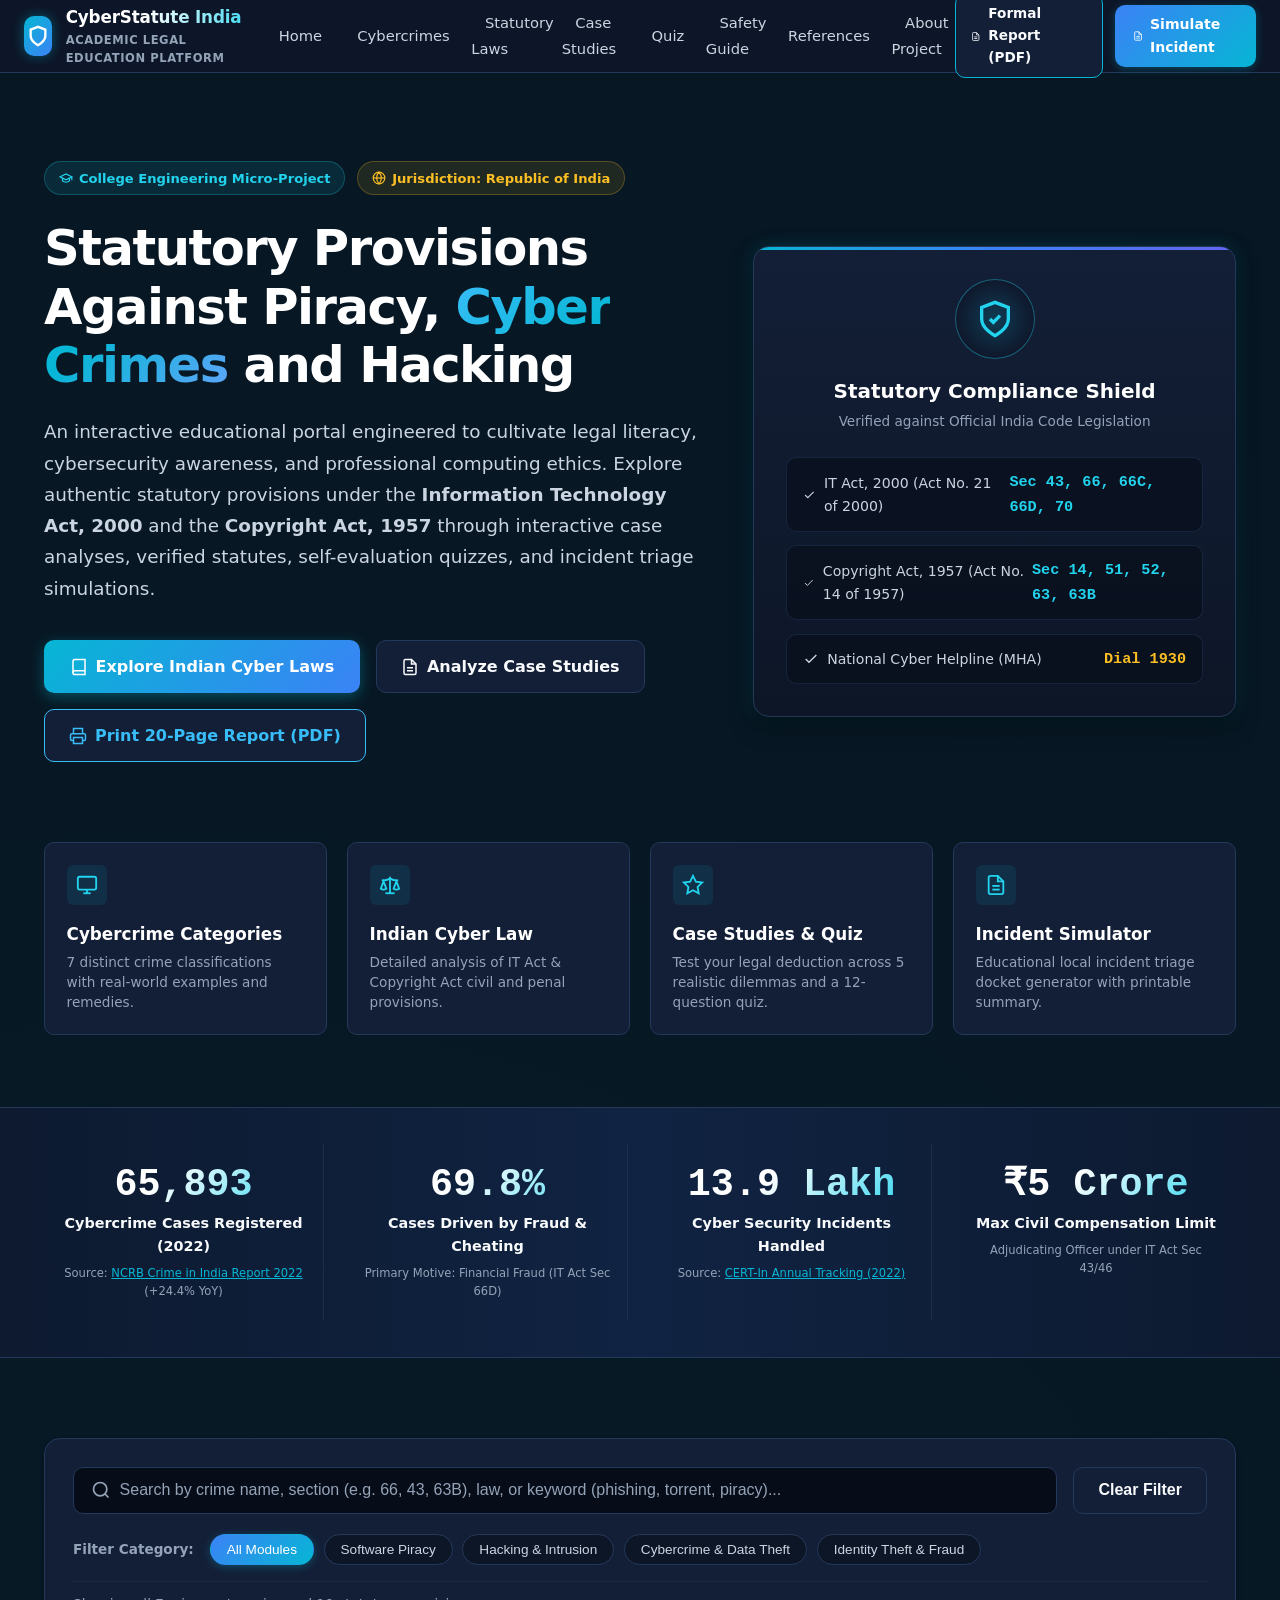
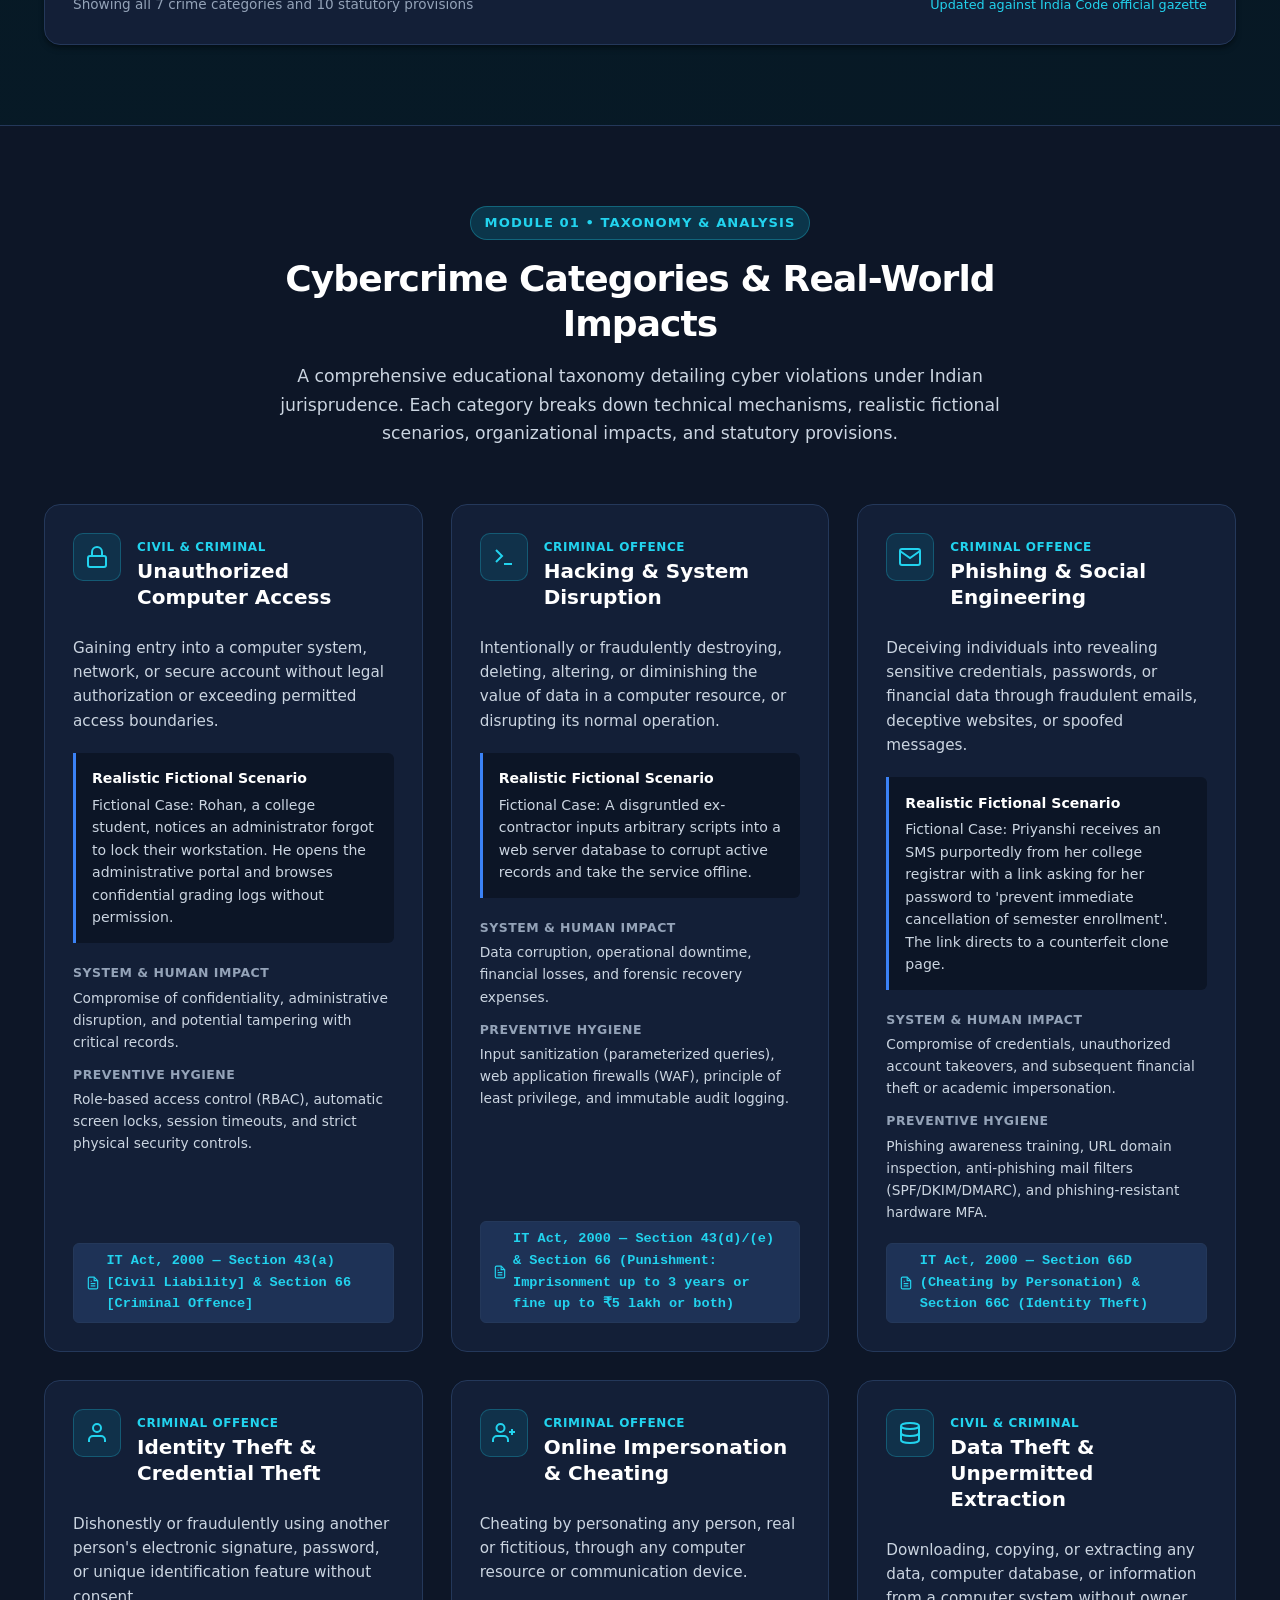
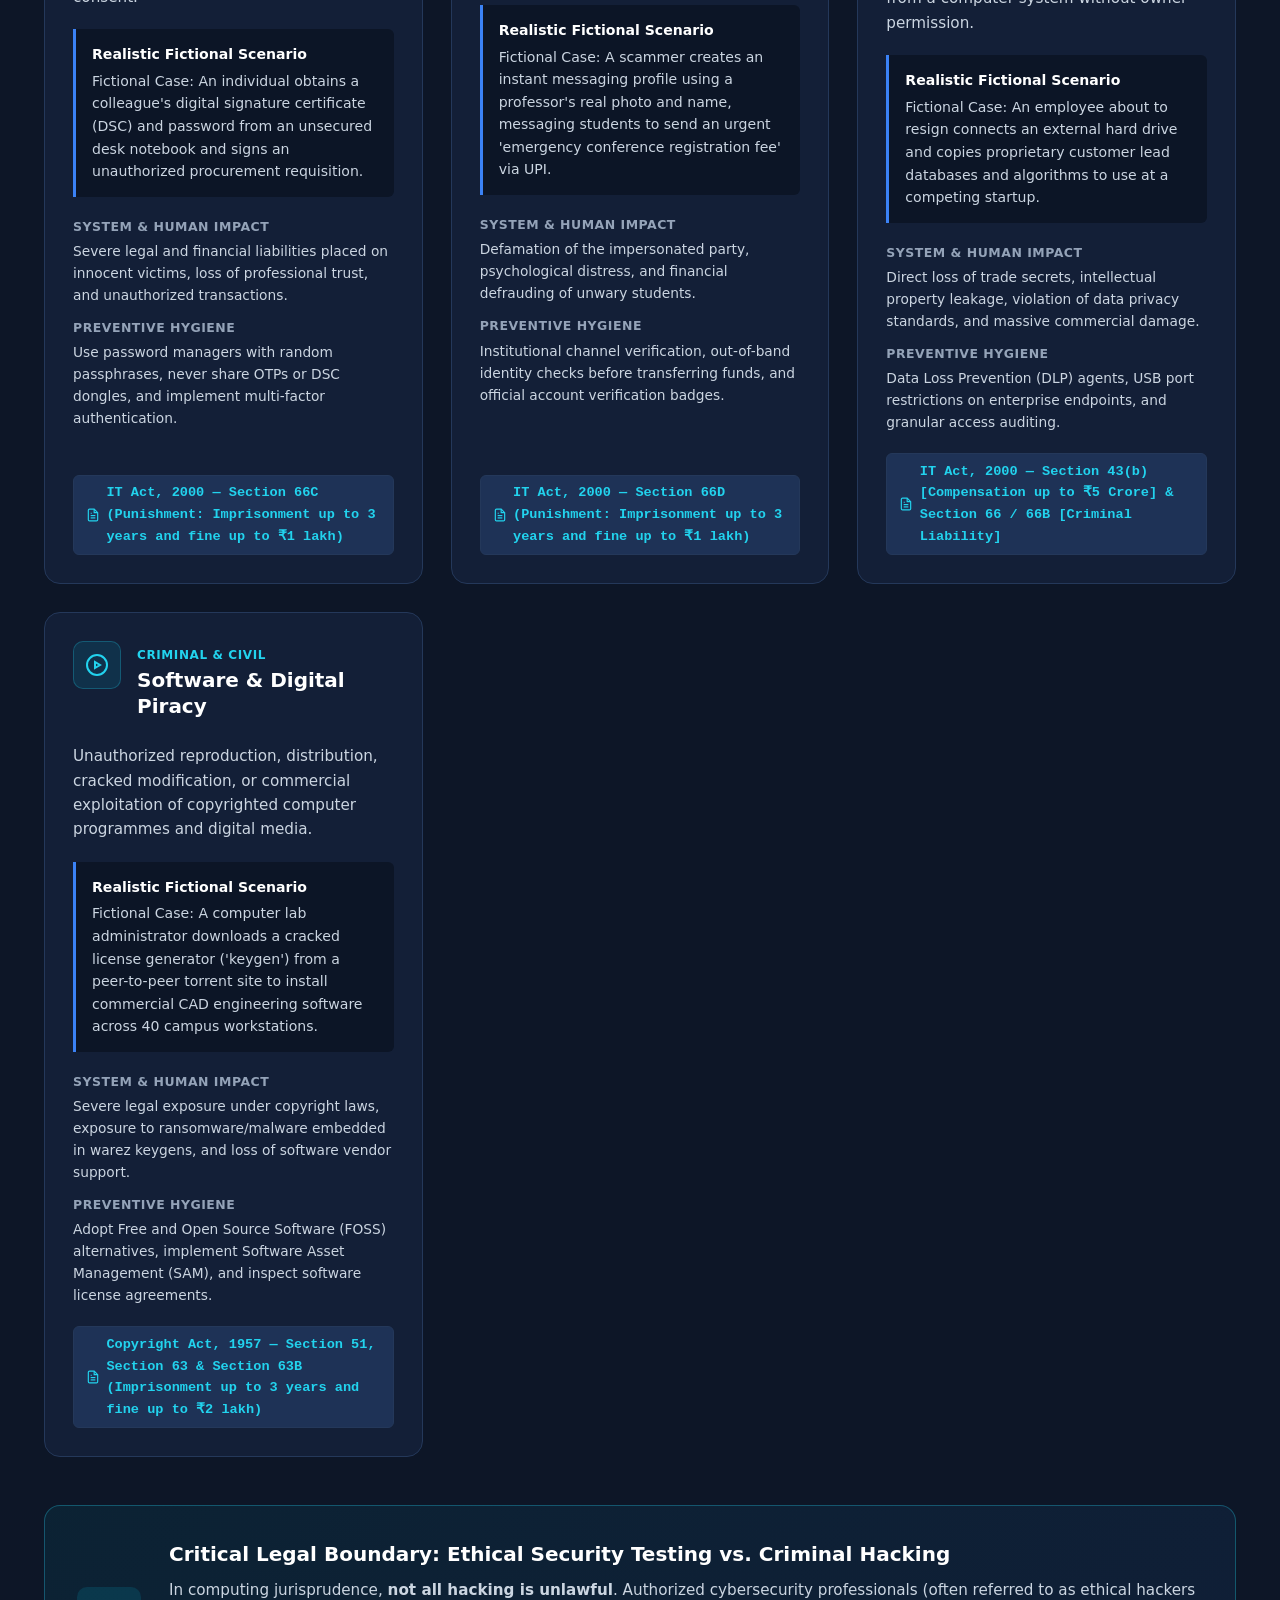
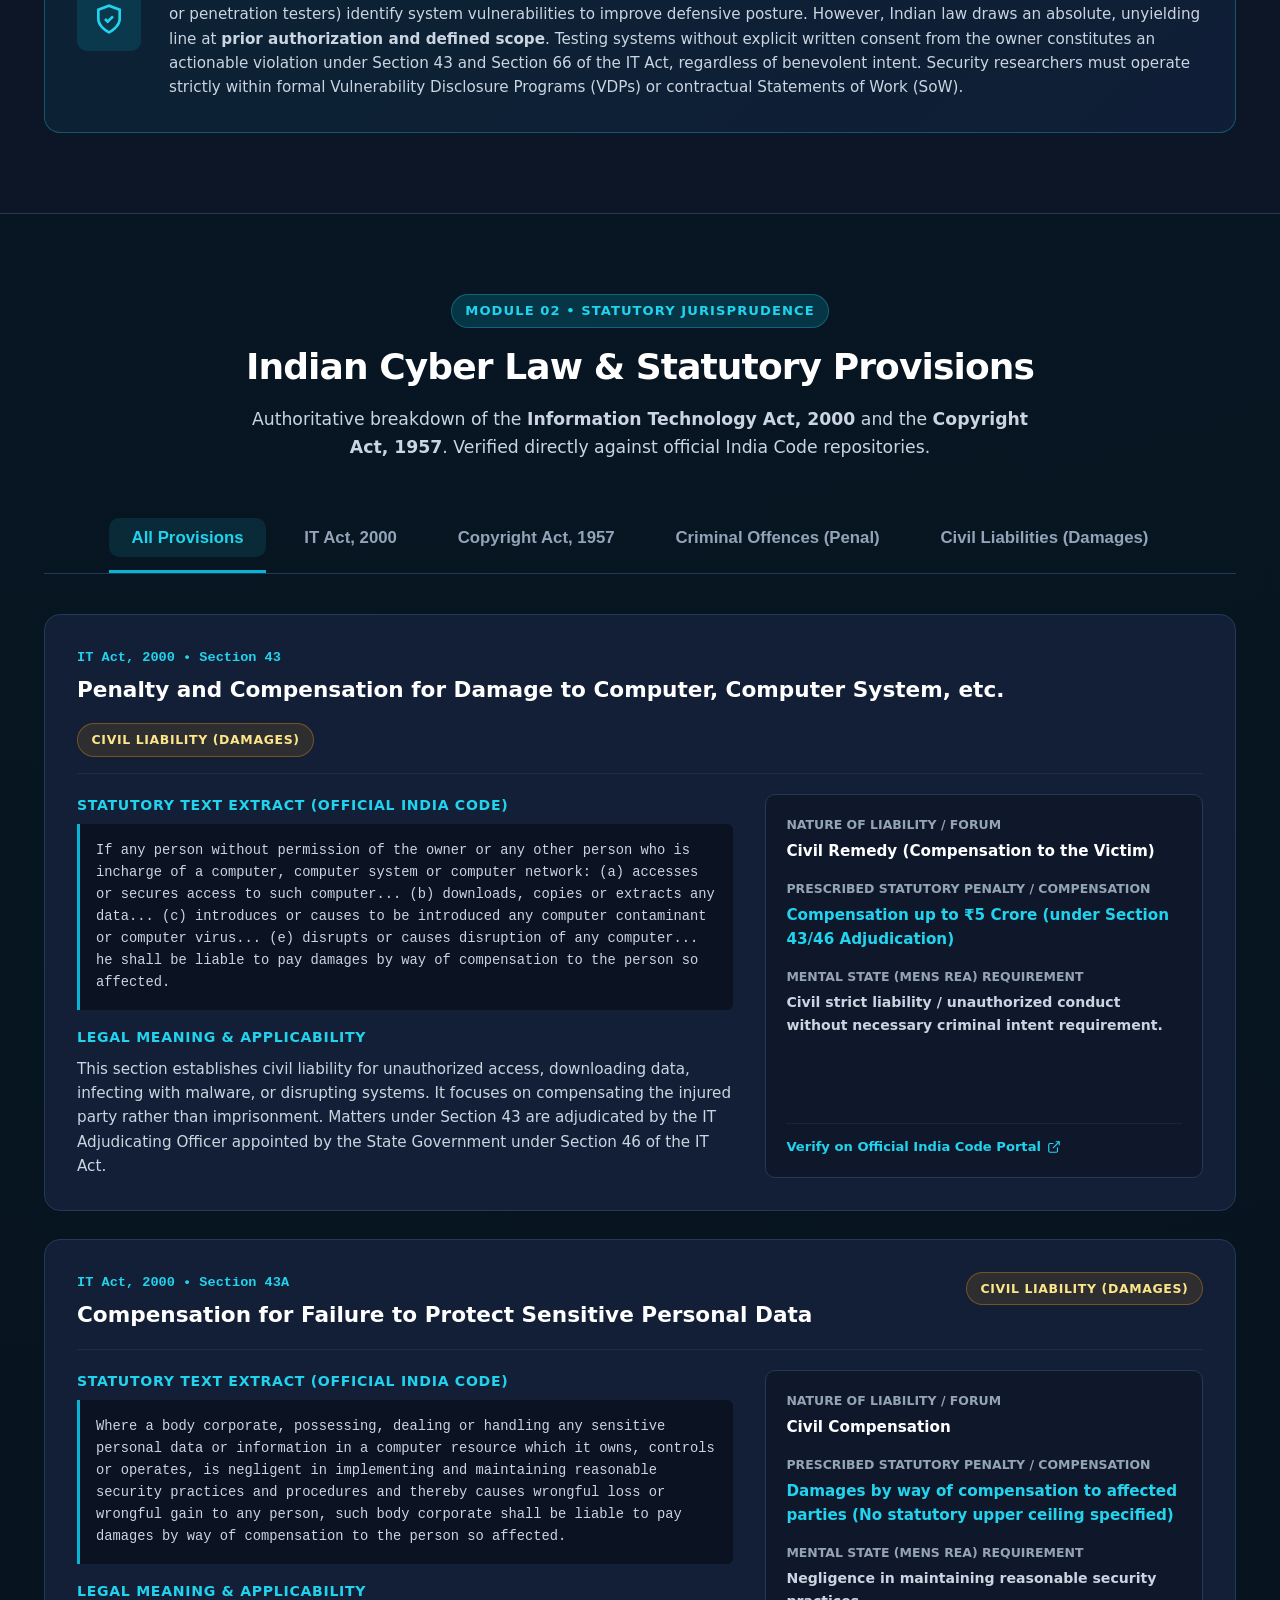
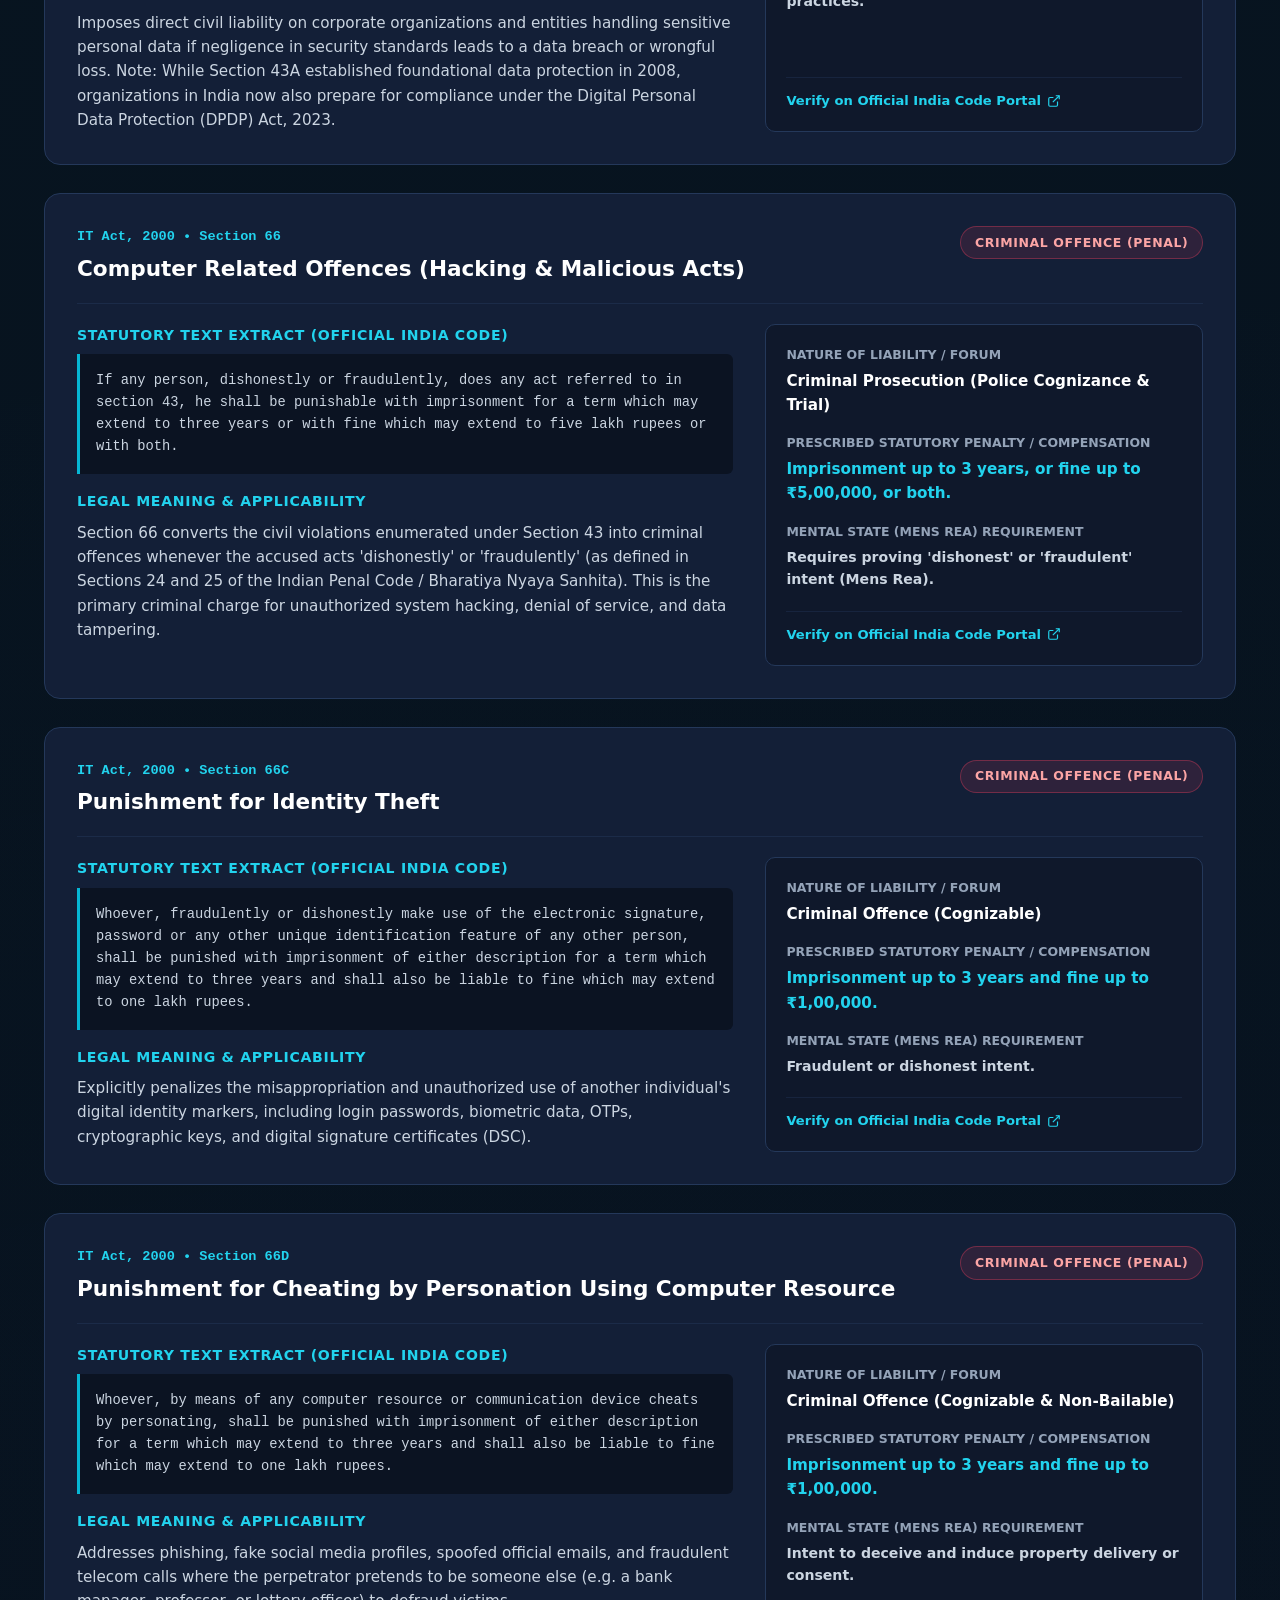
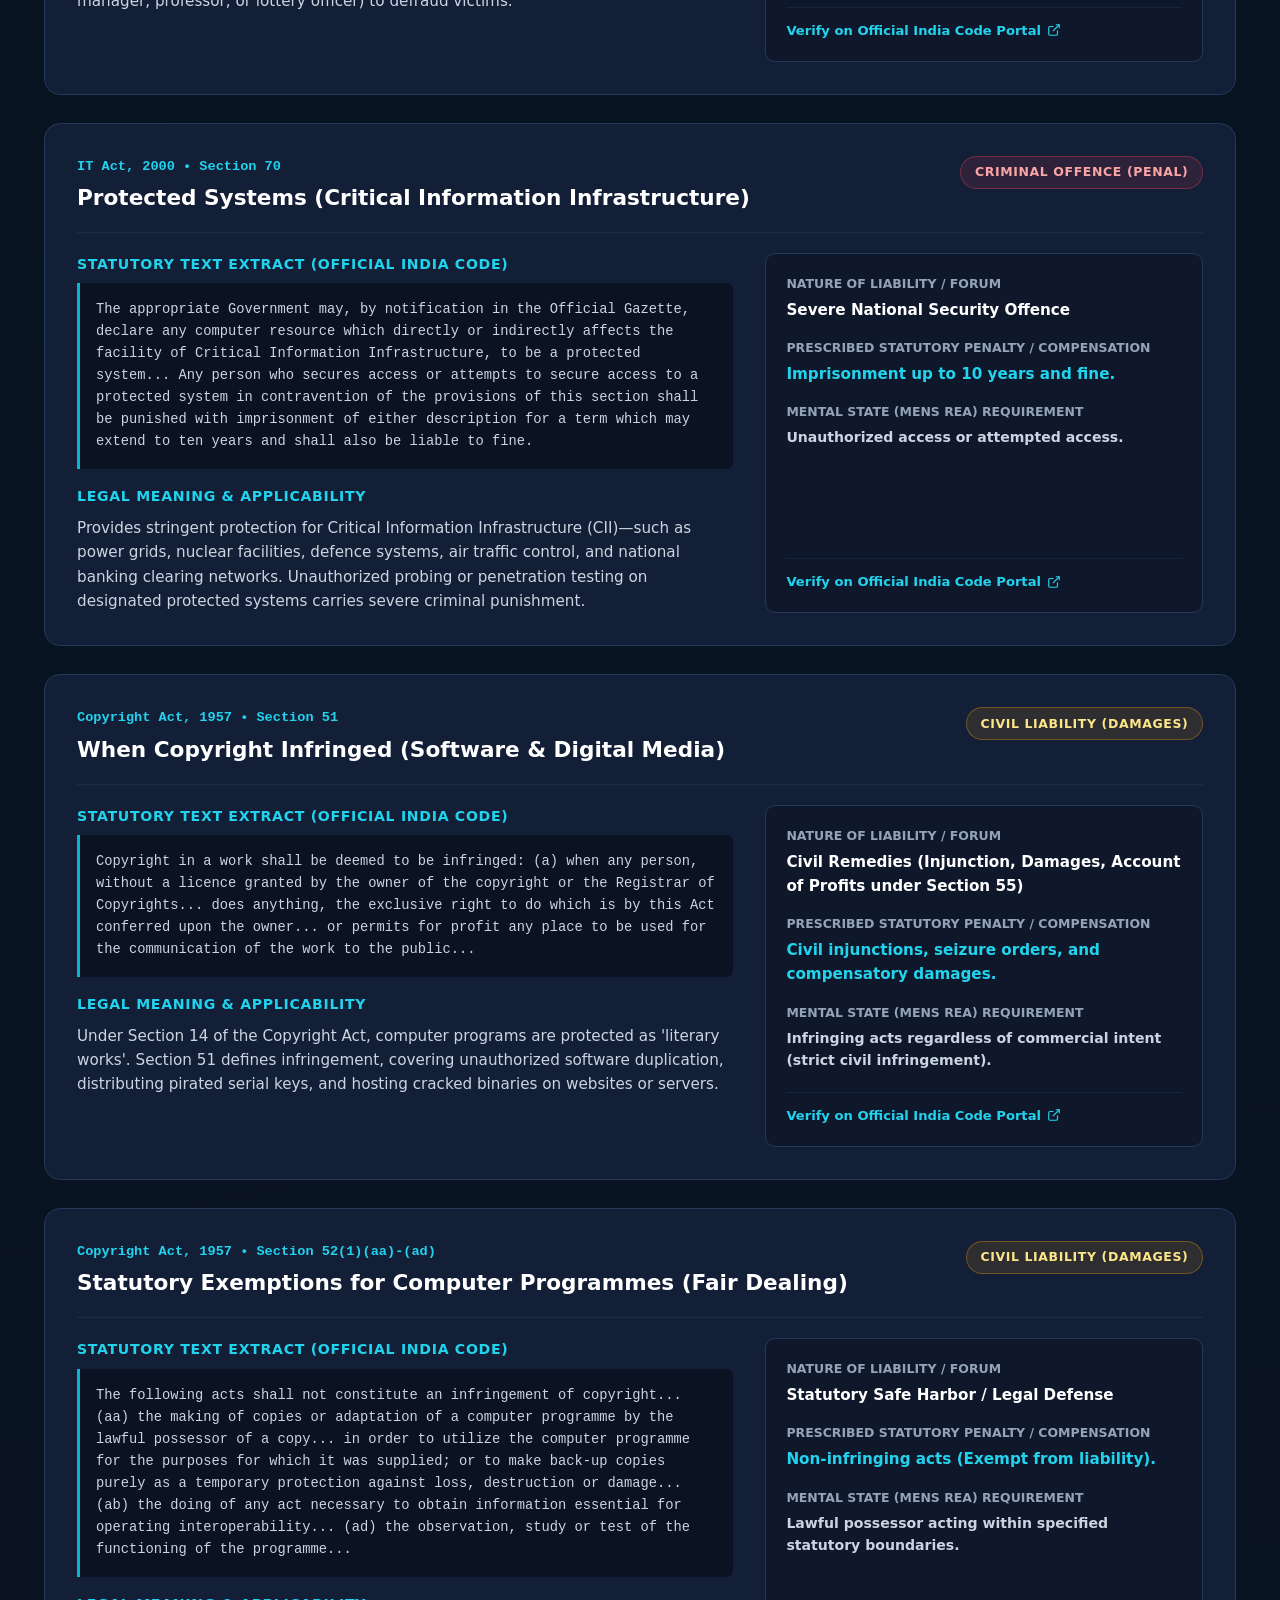
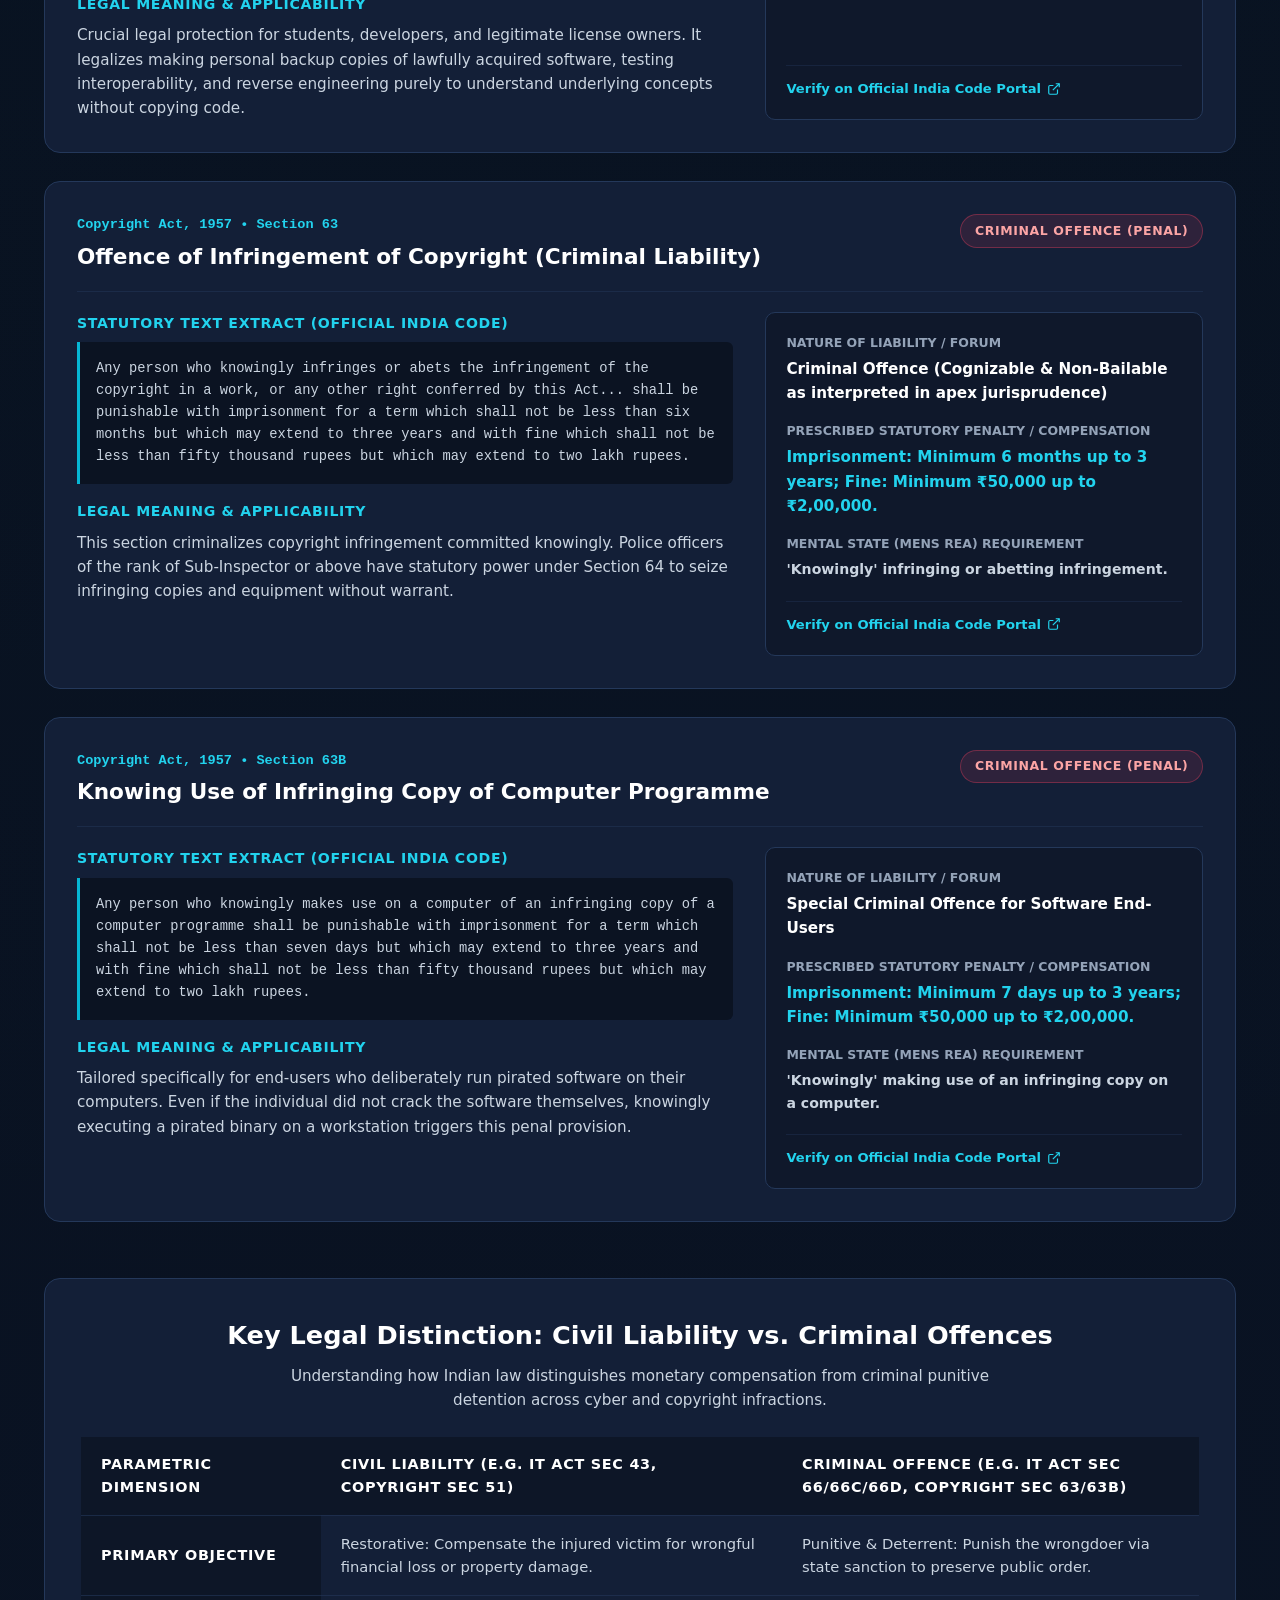
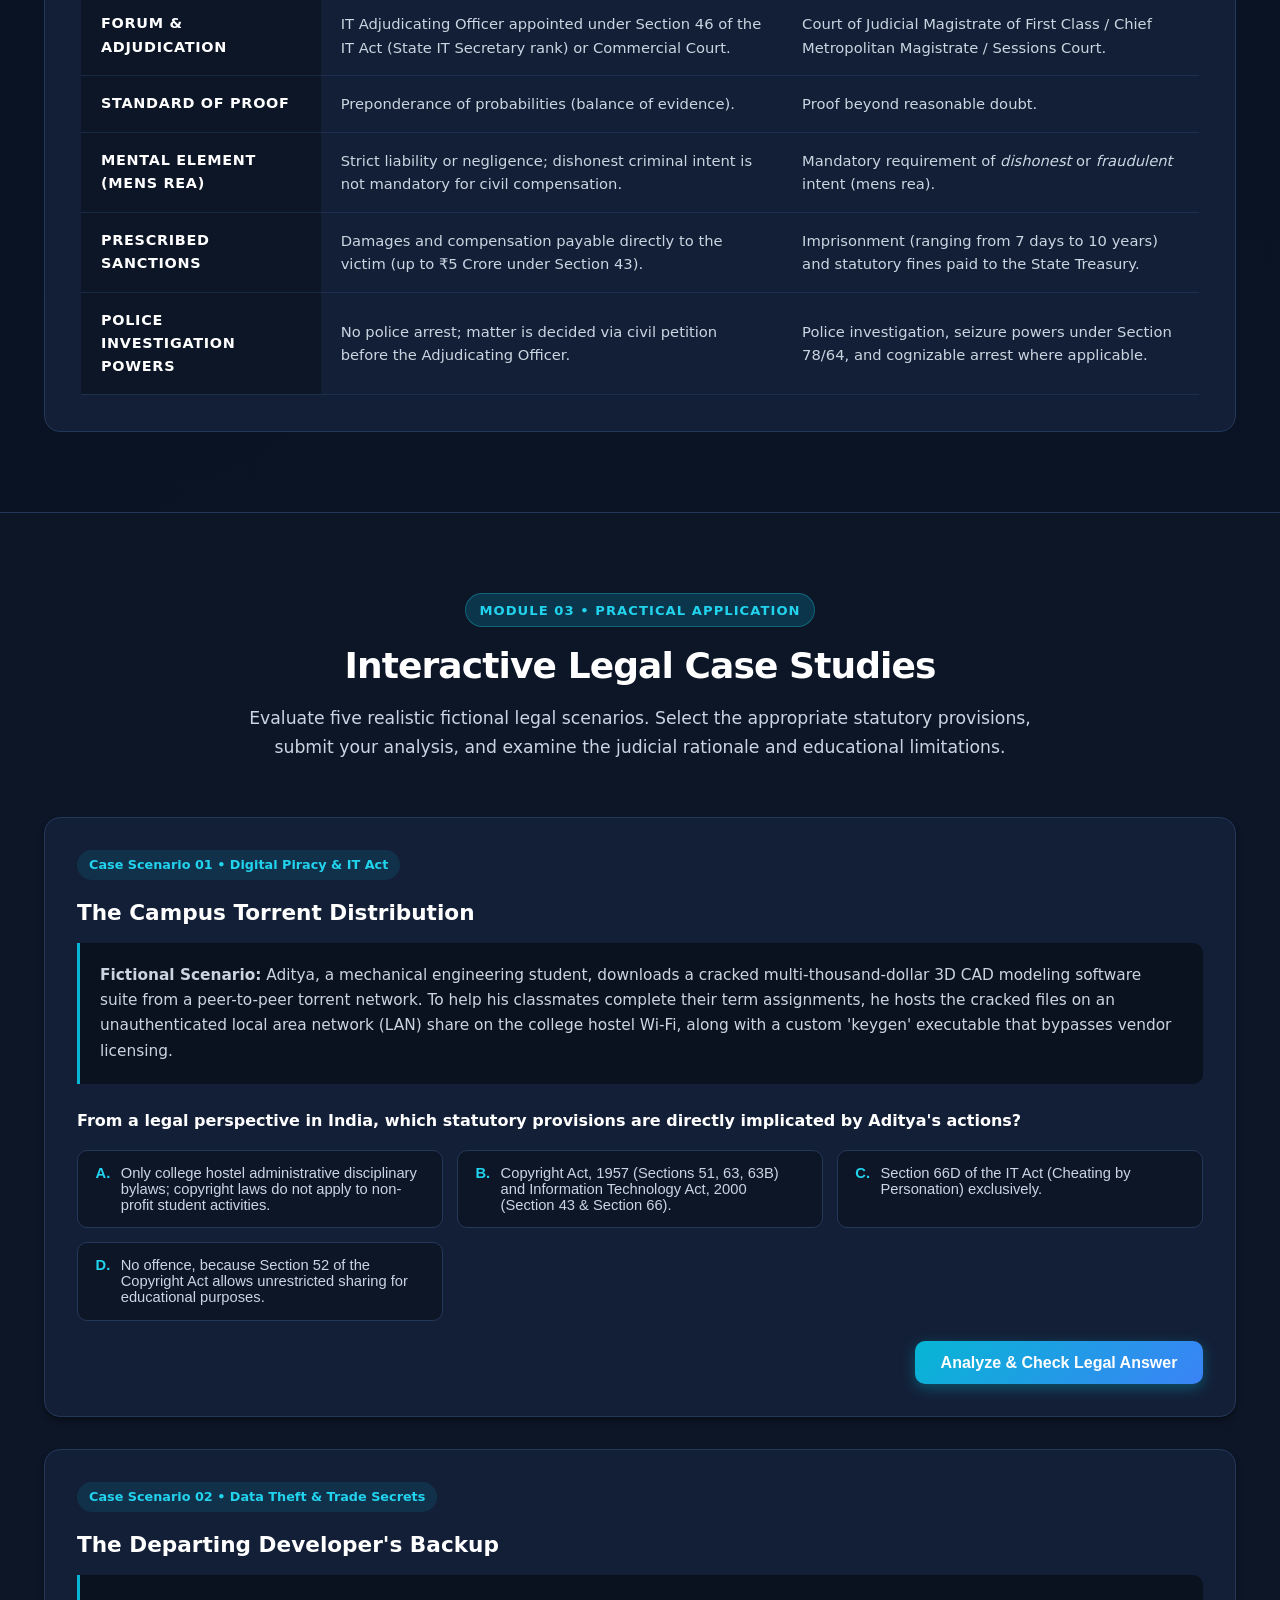
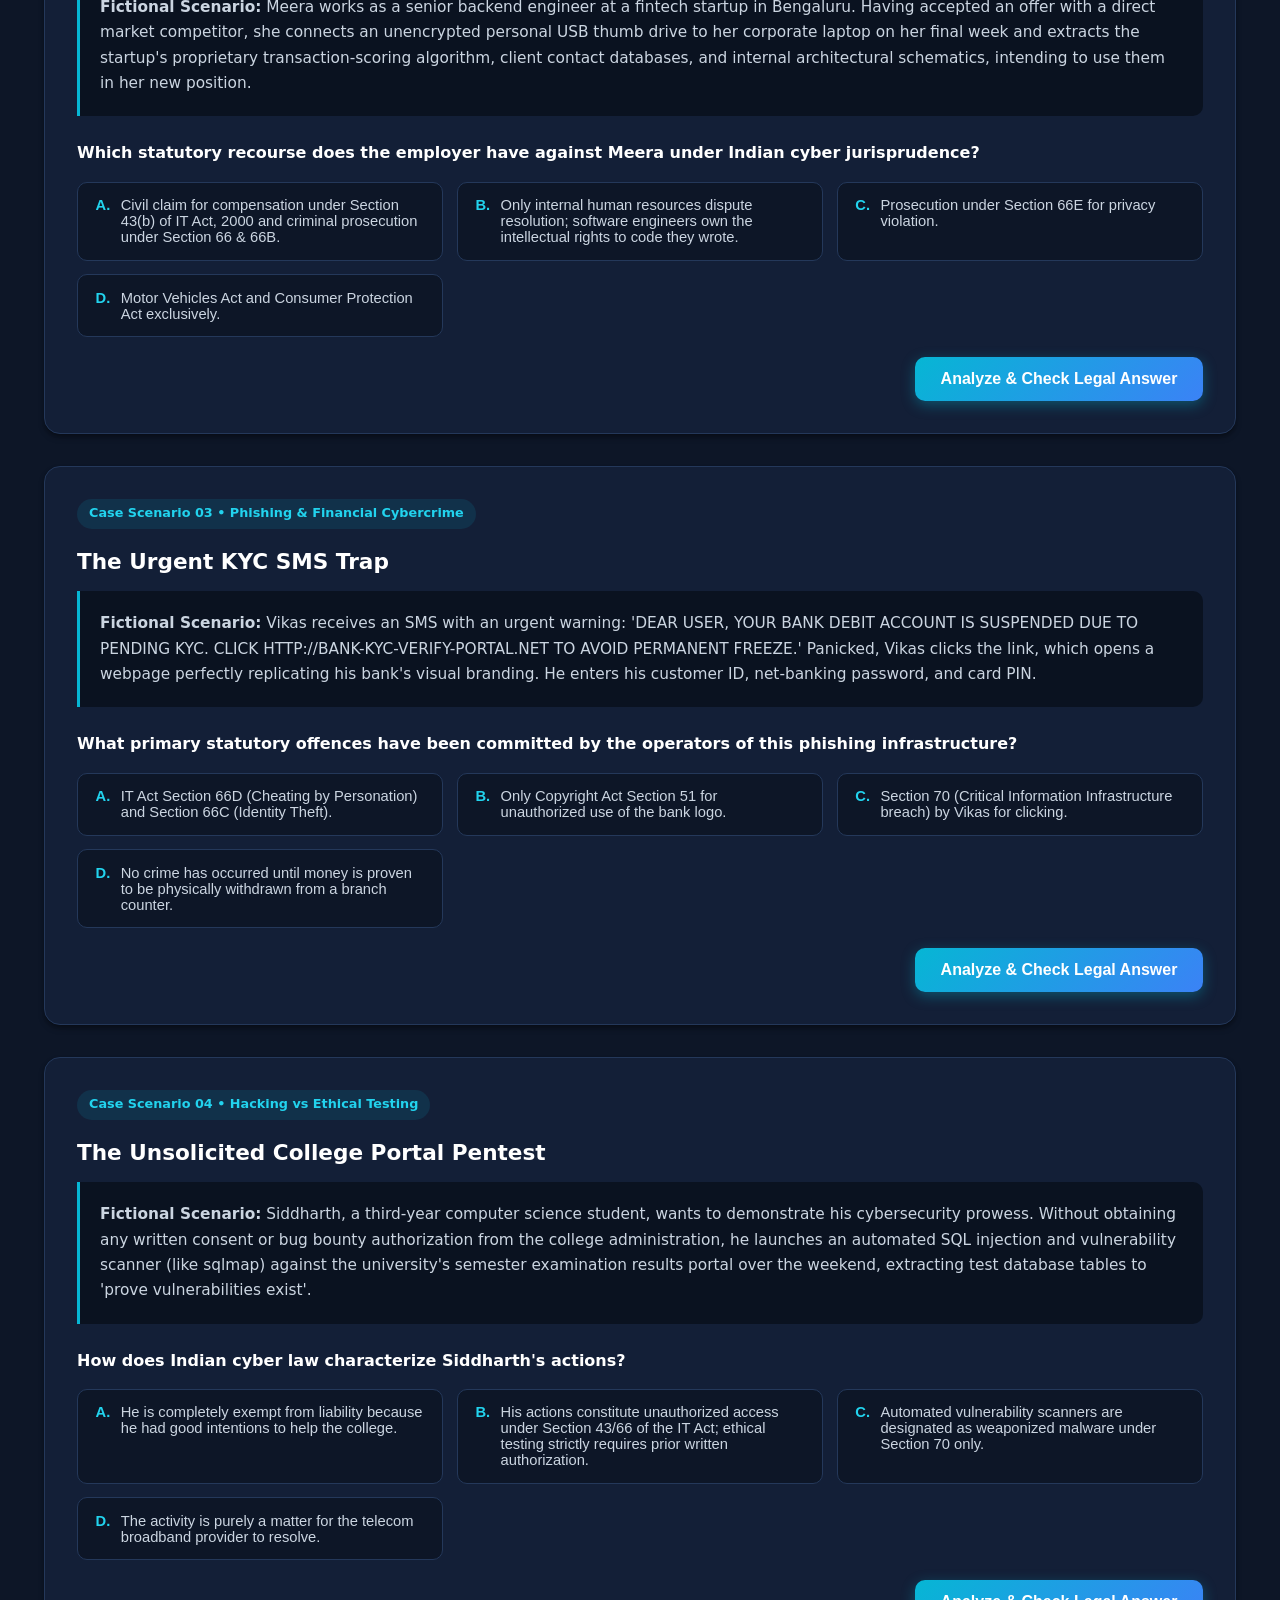
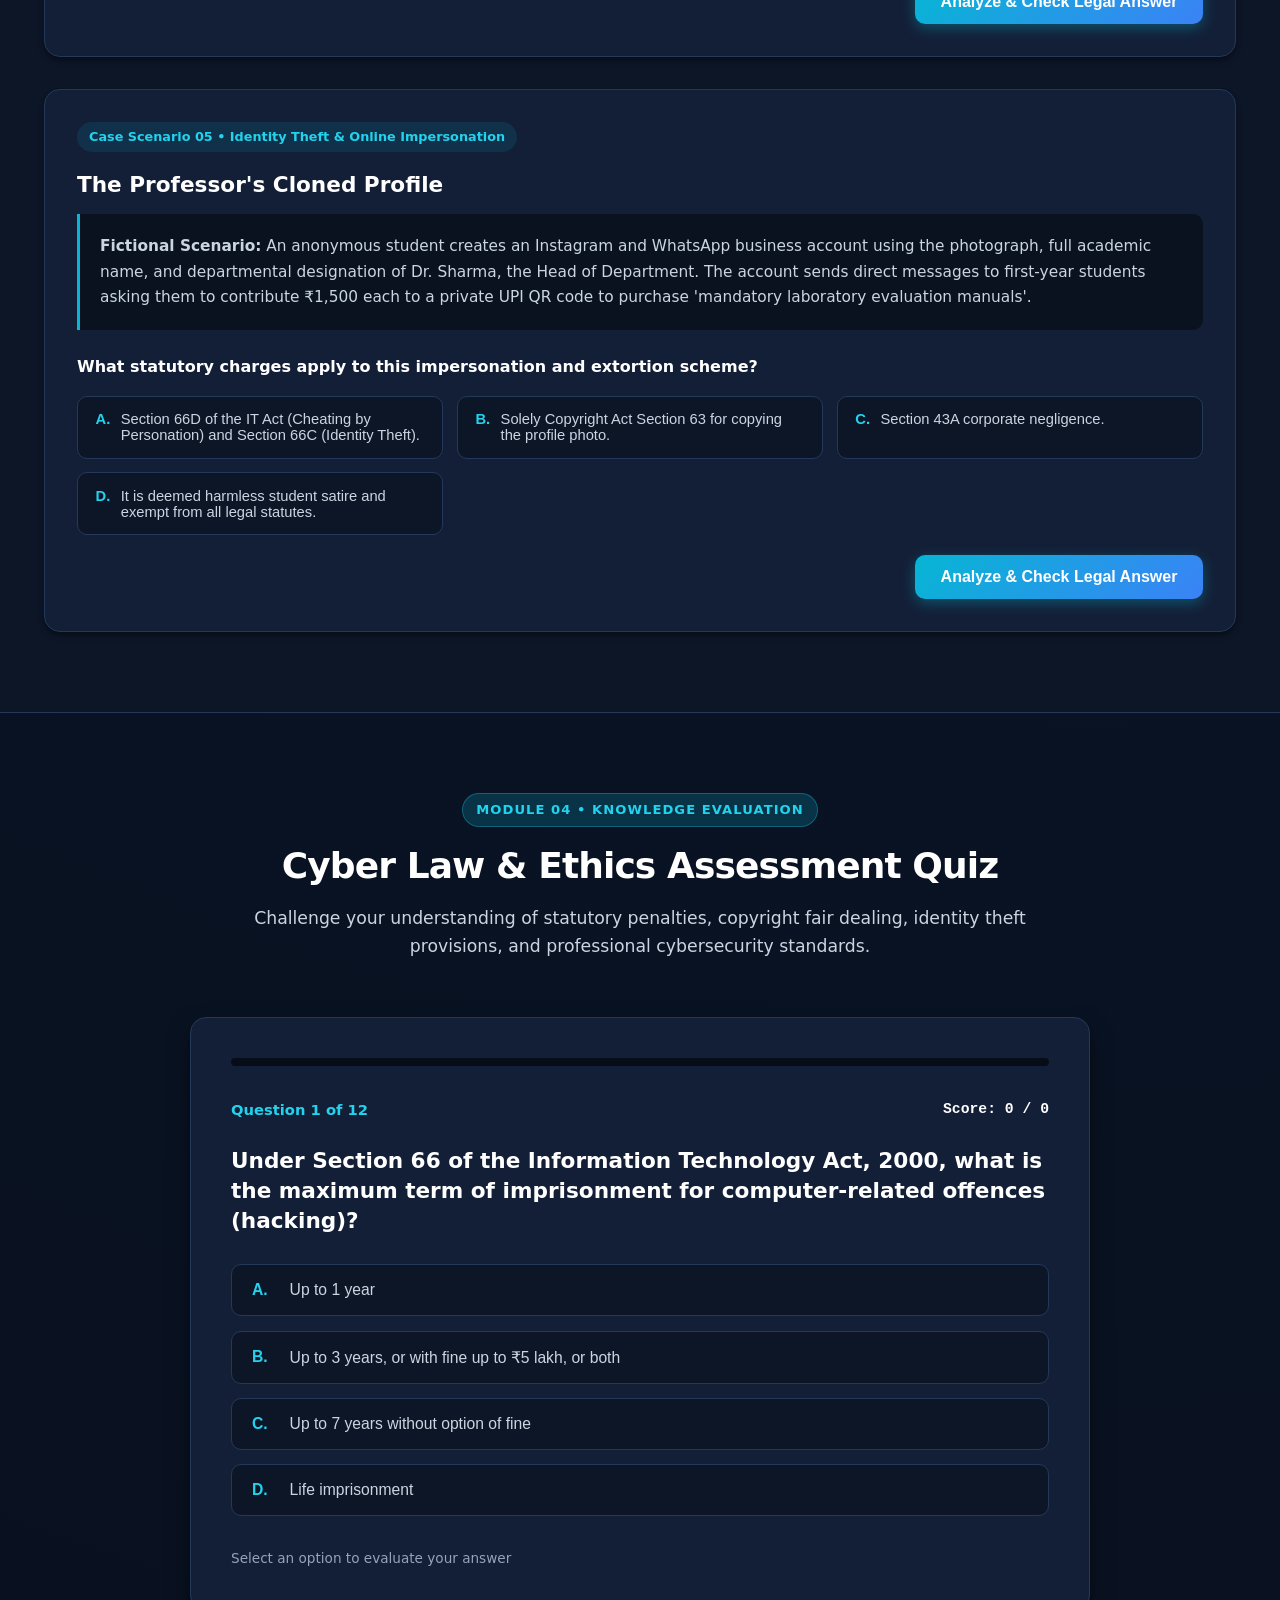
<file: index.html>
<!DOCTYPE html>
<html lang="en">
<head>
  <meta charset="UTF-8" />
  <meta name="viewport" content="width=device-width, initial-scale=1.0" />
  <title>Statutory Provisions Against Piracy, Cyber Crimes and Hacking</title>
  <meta name="description" content="An interactive educational web platform on Indian statutory provisions under the IT Act 2000 and Copyright Act 1957 covering cybercrimes, hacking, digital piracy, case studies, quizzes, and safety guides." />
  
  <!-- Open Graph / Social Meta -->
  <meta property="og:title" content="Statutory Provisions Against Piracy, Cyber Crimes and Hacking" />
  <meta property="og:description" content="An interactive educational web platform on Indian statutory provisions under the IT Act 2000 and Copyright Act 1957 covering cybercrimes, hacking, digital piracy, case studies, quizzes, and safety guides." />
  <meta property="og:type" content="website" />
  <meta name="twitter:card" content="summary_large_image" />

  <!-- Clean Vanilla Stylesheet -->
  <link rel="stylesheet" href="style.css" />
</head>
<body>

  <!-- Navigation Bar -->
  <header class="navbar" id="navbar">
    <div class="nav-container">
      <a href="#home" class="nav-brand">
        <div class="brand-icon" aria-hidden="true">
          <svg width="22" height="22" viewBox="0 0 24 24" fill="none" stroke="currentColor" stroke-width="2.5"><path d="M12 22s8-4 8-10V5l-8-3-8 3v7c0 6 8 10 8 10z"></path></svg>
        </div>
        <div class="brand-text">
          <span class="brand-title">CyberStatute India</span>
          <span class="brand-subtitle">Academic Legal Education Platform</span>
        </div>
      </a>

      <nav>
        <ul class="nav-links" id="navLinks">
          <li><a href="#home" class="nav-link">Home</a></li>
          <li><a href="#categories" class="nav-link">Cybercrimes</a></li>
          <li><a href="#laws" class="nav-link">Statutory Laws</a></li>
          <li><a href="#cases" class="nav-link">Case Studies</a></li>
          <li><a href="#quiz" class="nav-link">Quiz</a></li>
          <li><a href="#safety" class="nav-link">Safety Guide</a></li>
          <li><a href="#references" class="nav-link">References</a></li>
          <li><a href="#about" class="nav-link">About Project</a></li>
        </ul>
      </nav>

      <div class="nav-actions">
        <a href="report.html" target="_blank" class="btn-secondary" style="padding: 0.5rem 0.9rem; font-size: 0.85rem; border-color: var(--accent-cyan);">
          <svg width="15" height="15" viewBox="0 0 24 24" fill="none" stroke="currentColor" stroke-width="2"><path d="M14 2H6a2 2 0 0 0-2 2v16a2 2 0 0 0 2 2h12a2 2 0 0 0 2-2V8z"></path><polyline points="14 2 14 8 20 8"></polyline><line x1="16" y1="13" x2="8" y2="13"></line><line x1="16" y1="17" x2="8" y2="17"></line></svg>
          <span>Formal Report (PDF)</span>
        </a>
        <a href="#incident-simulator" class="btn-report-nav">
          <svg width="16" height="16" viewBox="0 0 24 24" fill="none" stroke="currentColor" stroke-width="2"><path d="M14 2H6a2 2 0 0 0-2 2v16a2 2 0 0 0 2 2h12a2 2 0 0 0 2-2V8z"></path><polyline points="14 2 14 8 20 8"></polyline><line x1="16" y1="13" x2="8" y2="13"></line><line x1="16" y1="17" x2="8" y2="17"></line></svg>
          <span>Simulate Incident</span>
        </a>
        <button class="mobile-menu-btn" id="mobileMenuBtn" aria-label="Toggle Navigation Menu">
          <svg width="24" height="24" viewBox="0 0 24 24" fill="none" stroke="currentColor" stroke-width="2"><line x1="3" y1="12" x2="21" y2="12"></line><line x1="3" y1="6" x2="21" y2="6"></line><line x1="3" y1="18" x2="21" y2="18"></line></svg>
        </button>
      </div>
    </div>
  </header>

  <!-- Main Content Body -->
  <main>

    <!-- SECTION 1: HOME / HERO -->
    <section class="hero-section" id="home">
      <div class="container">
        <div class="hero-grid">
          <div>
            <div class="hero-badge-wrap">
              <span class="academic-badge">
                <svg width="14" height="14" viewBox="0 0 24 24" fill="none" stroke="currentColor" stroke-width="2"><path d="M22 10v6M2 10l10-5 10 5-10 5z"></path><path d="M6 12v5c3 3 9 3 12 0v-5"></path></svg>
                College Engineering Micro-Project
              </span>
              <span class="jurisdiction-badge">
                <svg width="14" height="14" viewBox="0 0 24 24" fill="none" stroke="currentColor" stroke-width="2"><circle cx="12" cy="12" r="10"></circle><line x1="2" y1="12" x2="22" y2="12"></line><path d="M12 2a15.3 15.3 0 0 1 4 10 15.3 15.3 0 0 1-4 10 15.3 15.3 0 0 1-4-10 15.3 15.3 0 0 1 4-10z"></path></svg>
                Jurisdiction: Republic of India
              </span>
            </div>

            <!-- Exact Project Title Preserved -->
            <h1 class="hero-title">
              Statutory Provisions Against Piracy, <span class="highlight">Cyber Crimes</span> and Hacking
            </h1>

            <p class="hero-description">
              An interactive educational portal engineered to cultivate legal literacy, cybersecurity awareness, and professional computing ethics. Explore authentic statutory provisions under the <strong>Information Technology Act, 2000</strong> and the <strong>Copyright Act, 1957</strong> through interactive case analyses, verified statutes, self-evaluation quizzes, and incident triage simulations.
            </p>

            <div class="hero-cta-group">
              <a href="#laws" class="btn-primary">
                <svg width="18" height="18" viewBox="0 0 24 24" fill="none" stroke="currentColor" stroke-width="2"><path d="M4 19.5A2.5 2.5 0 0 1 6.5 17H20"></path><path d="M6.5 2H20v20H6.5A2.5 2.5 0 0 1 4 19.5v-15A2.5 2.5 0 0 1 6.5 2z"></path></svg>
                <span>Explore Indian Cyber Laws</span>
              </a>
              <a href="#cases" class="btn-secondary">
                <svg width="18" height="18" viewBox="0 0 24 24" fill="none" stroke="currentColor" stroke-width="2"><path d="M14 2H6a2 2 0 0 0-2 2v16a2 2 0 0 0 2 2h12a2 2 0 0 0 2-2V8z"></path><polyline points="14 2 14 8 20 8"></polyline><line x1="16" y1="13" x2="8" y2="13"></line><line x1="16" y1="17" x2="8" y2="17"></line></svg>
                <span>Analyze Case Studies</span>
              </a>
              <a href="report.html" target="_blank" class="btn-secondary" style="border-color: #38bdf8; color: #38bdf8;">
                <svg width="18" height="18" viewBox="0 0 24 24" fill="none" stroke="currentColor" stroke-width="2"><polyline points="6 9 6 2 18 2 18 9"></polyline><path d="M6 18H4a2 2 0 0 1-2-2v-5a2 2 0 0 1 2-2h16a2 2 0 0 1 2 2v5a2 2 0 0 1-2 2h-2"></path><rect x="6" y="14" width="12" height="8"></rect></svg>
                <span>Print 20-Page Report (PDF)</span>
              </a>
            </div>
          </div>

          <!-- Hero Graphic Card -->
          <div class="hero-graphic-card">
            <div class="shield-display">
              <div class="shield-icon-wrapper" aria-hidden="true">
                <svg width="40" height="40" viewBox="0 0 24 24" fill="none" stroke="currentColor" stroke-width="2"><path d="M12 22s8-4 8-10V5l-8-3-8 3v7c0 6 8 10 8 10z"></path><polyline points="9 12 11 14 15 10"></polyline></svg>
              </div>
              <h2 class="shield-title">Statutory Compliance Shield</h2>
              <p class="shield-subtitle">Verified against Official India Code Legislation</p>
            </div>

            <div class="stat-pills-list">
              <div class="stat-row">
                <span class="stat-row-label">
                  <svg width="16" height="16" viewBox="0 0 24 24" fill="none" stroke="currentColor" stroke-width="2"><polyline points="20 6 9 17 4 12"></polyline></svg>
                  IT Act, 2000 (Act No. 21 of 2000)
                </span>
                <span class="stat-row-value">Sec 43, 66, 66C, 66D, 70</span>
              </div>
              <div class="stat-row">
                <span class="stat-row-label">
                  <svg width="16" height="16" viewBox="0 0 24 24" fill="none" stroke="currentColor" stroke-width="2"><polyline points="20 6 9 17 4 12"></polyline></svg>
                  Copyright Act, 1957 (Act No. 14 of 1957)
                </span>
                <span class="stat-row-value">Sec 14, 51, 52, 63, 63B</span>
              </div>
              <div class="stat-row">
                <span class="stat-row-label">
                  <svg width="16" height="16" viewBox="0 0 24 24" fill="none" stroke="currentColor" stroke-width="2"><polyline points="20 6 9 17 4 12"></polyline></svg>
                  National Cyber Helpline (MHA)
                </span>
                <span class="stat-row-value" style="color:#fbbf24;">Dial 1930</span>
              </div>
            </div>
          </div>
        </div>

        <!-- Quick Navigation Cards Grid -->
        <div class="nav-cards-grid">
          <a href="#categories" class="nav-card">
            <div class="nav-card-icon">
              <svg width="22" height="22" viewBox="0 0 24 24" fill="none" stroke="currentColor" stroke-width="2"><rect x="2" y="3" width="20" height="14" rx="2" ry="2"></rect><line x1="8" y1="21" x2="16" y2="21"></line><line x1="12" y1="17" x2="12" y2="21"></line></svg>
            </div>
            <div class="nav-card-title">Cybercrime Categories</div>
            <div class="nav-card-desc">7 distinct crime classifications with real-world examples and remedies.</div>
          </a>
          <a href="#laws" class="nav-card">
            <div class="nav-card-icon">
              <svg width="22" height="22" viewBox="0 0 24 24" fill="none" stroke="currentColor" stroke-width="2"><path d="m16 16 3-8 3 8c-.87.65-1.92 1-3 1s-2.13-.35-3-1Z"></path><path d="m2 16 3-8 3 8c-.87.65-1.92 1-3 1s-2.13-.35-3-1Z"></path><path d="M7 21h10"></path><path d="M12 3v18"></path><path d="M3 7h2c2 0 5-1 7-2 2 1 5 2 7 2h2"></path></svg>
            </div>
            <div class="nav-card-title">Indian Cyber Law</div>
            <div class="nav-card-desc">Detailed analysis of IT Act & Copyright Act civil and penal provisions.</div>
          </a>
          <a href="#cases" class="nav-card">
            <div class="nav-card-icon">
              <svg width="22" height="22" viewBox="0 0 24 24" fill="none" stroke="currentColor" stroke-width="2"><polygon points="12 2 15.09 8.26 22 9.27 17 14.14 18.18 21.02 12 17.77 5.82 21.02 7 14.14 2 9.27 8.91 8.26 12 2"></polygon></svg>
            </div>
            <div class="nav-card-title">Case Studies & Quiz</div>
            <div class="nav-card-desc">Test your legal deduction across 5 realistic dilemmas and a 12-question quiz.</div>
          </a>
          <a href="#incident-simulator" class="nav-card">
            <div class="nav-card-icon">
              <svg width="22" height="22" viewBox="0 0 24 24" fill="none" stroke="currentColor" stroke-width="2"><path d="M14 2H6a2 2 0 0 0-2 2v16a2 2 0 0 0 2 2h12a2 2 0 0 0 2-2V8z"></path><polyline points="14 2 14 8 20 8"></polyline><line x1="16" y1="13" x2="8" y2="13"></line><line x1="16" y1="17" x2="8" y2="17"></line></svg>
            </div>
            <div class="nav-card-title">Incident Simulator</div>
            <div class="nav-card-desc">Educational local incident triage docket generator with printable summary.</div>
          </a>
        </div>
      </div>
    </section>

    <!-- VERIFIED OFFICIAL STATISTICS BANNER (NCRB & CERT-In Supported) -->
    <section class="stats-banner" aria-label="Official Indian Cybercrime Statistics">
      <div class="container">
        <div class="stats-grid">
          <div class="stat-card">
            <div class="stat-number">65,893</div>
            <div class="stat-label">Cybercrime Cases Registered (2022)</div>
            <div class="stat-source">Source: <a href="https://ncrb.gov.in" target="_blank" rel="noopener noreferrer">NCRB Crime in India Report 2022</a> (+24.4% YoY)</div>
          </div>
          <div class="stat-card">
            <div class="stat-number">69.8%</div>
            <div class="stat-label">Cases Driven by Fraud & Cheating</div>
            <div class="stat-source">Primary Motive: Financial Fraud (IT Act Sec 66D)</div>
          </div>
          <div class="stat-card">
            <div class="stat-number">13.9 Lakh</div>
            <div class="stat-label">Cyber Security Incidents Handled</div>
            <div class="stat-source">Source: <a href="https://www.cert-in.org.in" target="_blank" rel="noopener noreferrer">CERT-In Annual Tracking (2022)</a></div>
          </div>
          <div class="stat-card">
            <div class="stat-number">₹5 Crore</div>
            <div class="stat-label">Max Civil Compensation Limit</div>
            <div class="stat-source">Adjudicating Officer under IT Act Sec 43/46</div>
          </div>
        </div>
      </div>
    </section>

    <!-- SECTION 4: GLOBAL SEARCH & FILTER CONTROLS -->
    <section class="section" style="padding-bottom: 2rem;">
      <div class="container">
        <div class="search-filter-panel">
          <div class="search-box-row">
            <div class="search-input-wrapper">
              <svg class="search-icon" width="20" height="20" viewBox="0 0 24 24" fill="none" stroke="currentColor" stroke-width="2"><circle cx="11" cy="11" r="8"></circle><line x1="21" y1="21" x2="16.65" y2="16.65"></line></svg>
              <input type="search" id="globalSearchInput" class="search-input" placeholder="Search by crime name, section (e.g. 66, 43, 63B), law, or keyword (phishing, torrent, piracy)..." />
            </div>
            <button type="button" class="btn-secondary" onclick="resetSearchAndFilters()">
              Clear Filter
            </button>
          </div>

          <div class="filter-pills-row">
            <span class="filter-label">Filter Category:</span>
            <button type="button" class="filter-btn active" data-filter="all">All Modules</button>
            <button type="button" class="filter-btn" data-filter="piracy">Software Piracy</button>
            <button type="button" class="filter-btn" data-filter="hacking">Hacking & Intrusion</button>
            <button type="button" class="filter-btn" data-filter="cybercrime">Cybercrime & Data Theft</button>
            <button type="button" class="filter-btn" data-filter="identity">Identity Theft & Fraud</button>
          </div>

          <div class="search-results-info">
            <span id="searchResultCount">Showing all 7 crime categories and 10 statutory provisions</span>
            <span style="font-size:0.8rem; color:var(--accent-cyan-light);">Updated against India Code official gazette</span>
          </div>
        </div>
      </div>
    </section>

    <!-- SECTION 2: CYBERCRIME CATEGORIES -->
    <section class="section section-alt" id="categories">
      <div class="container">
        <div class="section-header">
          <span class="section-badge">Module 01 &bull; Taxonomy & Analysis</span>
          <h2 class="section-title">Cybercrime Categories & Real-World Impacts</h2>
          <p class="section-subtitle">
            A comprehensive educational taxonomy detailing cyber violations under Indian jurisprudence. Each category breaks down technical mechanisms, realistic fictional scenarios, organizational impacts, and statutory provisions.
          </p>
        </div>

        <div class="crimes-grid" id="crimesGrid">
          <!-- Dynamically populated by script.js -->
        </div>

        <!-- SPECIAL CALLOUT: Authorized Ethical Hacking vs Unauthorized Intrusion -->
        <div class="ethical-callout">
          <div class="callout-icon" aria-hidden="true">
            <svg width="32" height="32" viewBox="0 0 24 24" fill="none" stroke="currentColor" stroke-width="2"><path d="M12 22s8-4 8-10V5l-8-3-8 3v7c0 6 8 10 8 10z"></path><path d="M9 12l2 2 4-4"></path></svg>
          </div>
          <div class="callout-content">
            <h4>Critical Legal Boundary: Ethical Security Testing vs. Criminal Hacking</h4>
            <p>
              In computing jurisprudence, <strong>not all hacking is unlawful</strong>. Authorized cybersecurity professionals (often referred to as ethical hackers or penetration testers) identify system vulnerabilities to improve defensive posture. However, Indian law draws an absolute, unyielding line at <strong>prior authorization and defined scope</strong>. Testing systems without explicit written consent from the owner constitutes an actionable violation under Section 43 and Section 66 of the IT Act, regardless of benevolent intent. Security researchers must operate strictly within formal Vulnerability Disclosure Programs (VDPs) or contractual Statements of Work (SoW).
            </p>
          </div>
        </div>
      </div>
    </section>

    <!-- SECTION 3: INDIAN CYBER LAW (STATUTORY PROVISIONS) -->
    <section class="section" id="laws">
      <div class="container">
        <div class="section-header">
          <span class="section-badge">Module 02 &bull; Statutory Jurisprudence</span>
          <h2 class="section-title">Indian Cyber Law & Statutory Provisions</h2>
          <p class="section-subtitle">
            Authoritative breakdown of the <strong>Information Technology Act, 2000</strong> and the <strong>Copyright Act, 1957</strong>. Verified directly against official India Code repositories.
          </p>
        </div>

        <!-- Laws Tabs -->
        <div class="laws-tabs-wrapper">
          <div class="laws-tabs">
            <button type="button" class="law-tab-btn active" data-law-tab="all">All Provisions</button>
            <button type="button" class="law-tab-btn" data-law-tab="itact">IT Act, 2000</button>
            <button type="button" class="law-tab-btn" data-law-tab="copyright">Copyright Act, 1957</button>
            <button type="button" class="law-tab-btn" data-law-tab="criminal">Criminal Offences (Penal)</button>
            <button type="button" class="law-tab-btn" data-law-tab="civil">Civil Liabilities (Damages)</button>
          </div>
        </div>

        <!-- Statutes List Container -->
        <div class="statutes-list" id="statutesList">
          <!-- Populated by script.js -->
        </div>

        <!-- Civil Liability vs Criminal Offences Comparison Table -->
        <div class="comparison-card">
          <div class="comparison-header">
            <h3>Key Legal Distinction: Civil Liability vs. Criminal Offences</h3>
            <p style="color:var(--text-secondary); max-width:700px; margin:0 auto; font-size:0.95rem;">
              Understanding how Indian law distinguishes monetary compensation from criminal punitive detention across cyber and copyright infractions.
            </p>
          </div>

          <div class="table-responsive">
            <table class="legal-table" aria-label="Comparison between Civil Liability and Criminal Offences">
              <thead>
                <tr>
                  <th scope="col">Parametric Dimension</th>
                  <th scope="col">Civil Liability (e.g. IT Act Sec 43, Copyright Sec 51)</th>
                  <th scope="col">Criminal Offence (e.g. IT Act Sec 66/66C/66D, Copyright Sec 63/63B)</th>
                </tr>
              </thead>
              <tbody>
                <tr>
                  <th scope="row" style="color:#fff;">Primary Objective</th>
                  <td>Restorative: Compensate the injured victim for wrongful financial loss or property damage.</td>
                  <td>Punitive & Deterrent: Punish the wrongdoer via state sanction to preserve public order.</td>
                </tr>
                <tr>
                  <th scope="row" style="color:#fff;">Forum & Adjudication</th>
                  <td>IT Adjudicating Officer appointed under Section 46 of the IT Act (State IT Secretary rank) or Commercial Court.</td>
                  <td>Court of Judicial Magistrate of First Class / Chief Metropolitan Magistrate / Sessions Court.</td>
                </tr>
                <tr>
                  <th scope="row" style="color:#fff;">Standard of Proof</th>
                  <td>Preponderance of probabilities (balance of evidence).</td>
                  <td>Proof beyond reasonable doubt.</td>
                </tr>
                <tr>
                  <th scope="row" style="color:#fff;">Mental Element (Mens Rea)</th>
                  <td>Strict liability or negligence; dishonest criminal intent is not mandatory for civil compensation.</td>
                  <td>Mandatory requirement of <em>dishonest</em> or <em>fraudulent</em> intent (mens rea).</td>
                </tr>
                <tr>
                  <th scope="row" style="color:#fff;">Prescribed Sanctions</th>
                  <td>Damages and compensation payable directly to the victim (up to ₹5 Crore under Section 43).</td>
                  <td>Imprisonment (ranging from 7 days to 10 years) and statutory fines paid to the State Treasury.</td>
                </tr>
                <tr>
                  <th scope="row" style="color:#fff;">Police Investigation Powers</th>
                  <td>No police arrest; matter is decided via civil petition before the Adjudicating Officer.</td>
                  <td>Police investigation, seizure powers under Section 78/64, and cognizable arrest where applicable.</td>
                </tr>
              </tbody>
            </table>
          </div>
        </div>
      </div>
    </section>

    <!-- SECTION 5: INTERACTIVE CASE STUDIES -->
    <section class="section section-alt" id="cases">
      <div class="container">
        <div class="section-header">
          <span class="section-badge">Module 03 &bull; Practical Application</span>
          <h2 class="section-title">Interactive Legal Case Studies</h2>
          <p class="section-subtitle">
            Evaluate five realistic fictional legal scenarios. Select the appropriate statutory provisions, submit your analysis, and examine the judicial rationale and educational limitations.
          </p>
        </div>

        <div class="case-studies-container" id="caseStudiesContainer">
          <!-- Dynamically injected by script.js -->
        </div>
      </div>
    </section>

    <!-- SECTION 6: INTERACTIVE QUIZ -->
    <section class="section" id="quiz">
      <div class="container">
        <div class="section-header">
          <span class="section-badge">Module 04 &bull; Knowledge Evaluation</span>
          <h2 class="section-title">Cyber Law & Ethics Assessment Quiz</h2>
          <p class="section-subtitle">
            Challenge your understanding of statutory penalties, copyright fair dealing, identity theft provisions, and professional cybersecurity standards.
          </p>
        </div>

        <div class="quiz-wrapper">
          <!-- Progress Bar -->
          <div class="quiz-progress-bar-container" aria-hidden="true">
            <div class="quiz-progress-bar" id="quizProgressBar"></div>
          </div>

          <!-- Active Question View -->
          <div id="quizActiveView">
            <div class="quiz-meta-header">
              <span class="quiz-counter" id="quizCounter">Question 1 of 12</span>
              <span class="quiz-live-score" id="quizLiveScore">Score: 0 / 0</span>
            </div>

            <h3 class="quiz-question-text" id="quizQuestionText">Loading quiz question...</h3>

            <div class="quiz-options-grid" id="quizOptionsGrid">
              <!-- Options populated dynamically -->
            </div>

            <div class="quiz-explanation-box" id="quizExplanation">
              <!-- Explanation appears after answering -->
            </div>

            <div class="quiz-controls">
              <span style="font-size:0.85rem; color:var(--text-muted);">Select an option to evaluate your answer</span>
              <button type="button" class="btn-primary" id="quizNextBtn" onclick="nextQuizQuestion()" style="display:none;">
                Next Question
              </button>
            </div>
          </div>

          <!-- Final Result View -->
          <div class="quiz-result-view" id="quizResultView">
            <div class="result-score-circle">
              <div class="score-num" id="quizFinalScore">0</div>
              <div class="score-total">out of 12</div>
            </div>
            <h3 class="result-verdict" id="quizVerdict">Assessment Complete</h3>
            <p class="result-feedback" id="quizFeedback">Reviewing performance metrics...</p>
            <button type="button" class="btn-primary" onclick="restartQuiz()">
              <svg width="18" height="18" viewBox="0 0 24 24" fill="none" stroke="currentColor" stroke-width="2"><polyline points="1 4 1 10 7 10"></polyline><path d="M3.51 15a9 9 0 1 0 2.13-9.36L1 10"></path></svg>
              <span>Restart Quiz</span>
            </button>
          </div>
        </div>
      </div>
    </section>

    <!-- SECTION 7: CYBER SAFETY GUIDE -->
    <section class="section section-alt" id="safety">
      <div class="container">
        <div class="section-header">
          <span class="section-badge">Module 05 &bull; Technical Prevention</span>
          <h2 class="section-title">Cyber Safety & Digital Hygiene Guide</h2>
          <p class="section-subtitle">
            Essential technical and operational safeguards for students, software engineers, and internet users to prevent cyber incidents and adhere to licensing laws.
          </p>
        </div>

        <div class="safety-grid">
          <!-- Card 1: Password Hygiene -->
          <article class="safety-card">
            <div class="safety-card-icon" aria-hidden="true">
              <svg width="24" height="24" viewBox="0 0 24 24" fill="none" stroke="currentColor" stroke-width="2"><rect x="3" y="11" width="18" height="11" rx="2" ry="2"></rect><path d="M7 11V7a5 5 0 0 1 10 0v4"></path></svg>
            </div>
            <h3 class="safety-card-title">Password Hygiene & Entropy</h3>
            <ul class="safety-tips-list">
              <li class="safety-tip-item">
                <span class="safety-check-icon">&#10003;</span>
                <span>Adopt passphrases with 16+ characters combining 4-5 random dictionary words (high entropy).</span>
              </li>
              <li class="safety-tip-item">
                <span class="safety-check-icon">&#10003;</span>
                <span>Never reuse passwords across academic portals, corporate domains, and personal email.</span>
              </li>
              <li class="safety-tip-item">
                <span class="safety-check-icon">&#10003;</span>
                <span>Utilize end-to-end encrypted password managers (e.g., KeePass, Bitwarden) with zero-knowledge architecture.</span>
              </li>
            </ul>
          </article>

          <!-- Card 2: Multi-Factor Authentication -->
          <article class="safety-card">
            <div class="safety-card-icon" aria-hidden="true">
              <svg width="24" height="24" viewBox="0 0 24 24" fill="none" stroke="currentColor" stroke-width="2"><path d="M12 22s8-4 8-10V5l-8-3-8 3v7c0 6 8 10 8 10z"></path></svg>
            </div>
            <h3 class="safety-card-title">Multi-Factor Authentication (MFA)</h3>
            <ul class="safety-tips-list">
              <li class="safety-tip-item">
                <span class="safety-check-icon">&#10003;</span>
                <span>Prioritize Time-based One-Time Password (TOTP) authenticator apps over SMS-based OTPs, which are vulnerable to SIM swapping.</span>
              </li>
              <li class="safety-tip-item">
                <span class="safety-check-icon">&#10003;</span>
                <span>Deploy FIDO2 / WebAuthn physical hardware security keys (e.g. YubiKeys) for cryptographic phishing resistance.</span>
              </li>
              <li class="safety-tip-item">
                <span class="safety-check-icon">&#10003;</span>
                <span>Store backup recovery emergency codes in a secure, offline physical vault.</span>
              </li>
            </ul>
          </article>

          <!-- Card 3: Software Licensing & Warez Risks -->
          <article class="safety-card">
            <div class="safety-card-icon" aria-hidden="true">
              <svg width="24" height="24" viewBox="0 0 24 24" fill="none" stroke="currentColor" stroke-width="2"><circle cx="12" cy="12" r="10"></circle><line x1="4.93" y1="4.93" x2="19.07" y2="19.07"></line></svg>
            </div>
            <h3 class="safety-card-title">Software Licensing & Malware Vectors</h3>
            <ul class="safety-tips-list">
              <li class="safety-tip-item">
                <span class="safety-check-icon">&#10003;</span>
                <span>Avoid cracked software and keygens; independent cybersecurity analyses confirm >60% deliver infostealers or crypto-miners.</span>
              </li>
              <li class="safety-tip-item">
                <span class="safety-check-icon">&#10003;</span>
                <span>Embrace verified Free and Open-Source Software (FOSS) under MIT, Apache 2.0, or GNU GPL licenses (e.g., Blender, FreeCAD, GIMP).</span>
              </li>
              <li class="safety-tip-item">
                <span class="safety-check-icon">&#10003;</span>
                <span>Maintain compliance with Software Asset Management (SAM) to prevent institutional liability under Copyright Act Sec 63B.</span>
              </li>
            </ul>
          </article>

          <!-- Card 4: Safe Downloads & Cryptographic Hashes -->
          <article class="safety-card">
            <div class="safety-card-icon" aria-hidden="true">
              <svg width="24" height="24" viewBox="0 0 24 24" fill="none" stroke="currentColor" stroke-width="2"><path d="M21 15v4a2 2 0 0 1-2 2H5a2 2 0 0 1-2-2v-4"></path><polyline points="7 10 12 15 17 10"></polyline><line x1="12" y1="15" x2="12" y2="3"></line></svg>
            </div>
            <h3 class="safety-card-title">Safe Downloads & Integrity Verification</h3>
            <ul class="safety-tips-list">
              <li class="safety-tip-item">
                <span class="safety-check-icon">&#10003;</span>
                <span>Verify file integrity by calculating SHA-256 checksums (e.g. <code>Get-FileHash</code> in PowerShell) against vendor published digests.</span>
              </li>
              <li class="safety-tip-item">
                <span class="safety-check-icon">&#10003;</span>
                <span>Download packages solely through official repositories (HTTPS, package managers such as apt, winget, or official vendor domains).</span>
              </li>
              <li class="safety-tip-item">
                <span class="safety-check-icon">&#10003;</span>
                <span>Check code-signing digital certificates on downloaded executables before granting administrative UAC execution privileges.</span>
              </li>
            </ul>
          </article>

          <!-- Card 5: Phishing Awareness -->
          <article class="safety-card">
            <div class="safety-card-icon" aria-hidden="true">
              <svg width="24" height="24" viewBox="0 0 24 24" fill="none" stroke="currentColor" stroke-width="2"><path d="M10.29 3.86L1.82 18a2 2 0 0 0 1.71 3h16.94a2 2 0 0 0 1.71-3L13.71 3.86a2 2 0 0 0-3.42 0z"></path><line x1="12" y1="9" x2="12" y2="13"></line><line x1="12" y1="17" x2="12.01" y2="17"></line></svg>
            </div>
            <h3 class="safety-card-title">Phishing & Social Engineering</h3>
            <ul class="safety-tips-list">
              <li class="safety-tip-item">
                <span class="safety-check-icon">&#10003;</span>
                <span>Scrutinize sender domains for typo-squatting or punycode characters (e.g., <code>bɑnk.com</code> vs <code>bank.com</code>).</span>
              </li>
              <li class="safety-tip-item">
                <span class="safety-check-icon">&#10003;</span>
                <span>Beware of manufactured urgency: claims of immediate account cancellation, arrest threats, or lottery windfalls.</span>
              </li>
              <li class="safety-tip-item">
                <span class="safety-check-icon">&#10003;</span>
                <span>Always verify unusual payment requests out-of-band via trusted in-person or official departmental channels.</span>
              </li>
            </ul>
          </article>

          <!-- Card 6: Digital Evidence Preservation -->
          <article class="safety-card">
            <div class="safety-card-icon" aria-hidden="true">
              <svg width="24" height="24" viewBox="0 0 24 24" fill="none" stroke="currentColor" stroke-width="2"><path d="M14 2H6a2 2 0 0 0-2 2v16a2 2 0 0 0 2 2h12a2 2 0 0 0 2-2V8z"></path><polyline points="14 2 14 8 20 8"></polyline><line x1="16" y1="13" x2="8" y2="13"></line><line x1="16" y1="17" x2="8" y2="17"></line></svg>
            </div>
            <h3 class="safety-card-title">Digital Evidence Preservation</h3>
            <ul class="safety-tips-list">
              <li class="safety-tip-item">
                <span class="safety-check-icon">&#10003;</span>
                <span>Export raw email headers (RFC 822 / .eml format) containing IP transit hops, SPF/DKIM validation, and timestamps.</span>
              </li>
              <li class="safety-tip-item">
                <span class="safety-check-icon">&#10003;</span>
                <span>Take full-screen screenshots displaying the system taskbar clock, browser address bar, and error dialogs.</span>
              </li>
              <li class="safety-tip-item">
                <span class="safety-check-icon">&#10003;</span>
                <span>Isolate the compromised system from local networks immediately without shutting off power (to preserve volatile RAM).</span>
              </li>
            </ul>
          </article>
        </div>
      </div>
    </section>

    <!-- SECTION 8: SIMULATED INCIDENT REPORT GENERATOR -->
    <section class="section" id="incident-simulator">
      <div class="container">
        <div class="section-header">
          <span class="section-badge">Module 06 &bull; Simulation Tool</span>
          <h2 class="section-title">Educational Incident Triage Simulator</h2>
          <p class="section-subtitle">
            Experience how cybersecurity incident responders and legal officers catalog and triage cyber incidents. Generate a structured first-incident assessment docket.
          </p>
        </div>

        <div class="simulator-panel">
          <!-- Prominent Simulation Warning -->
          <div class="sim-warning-banner">
            <svg class="sim-warning-icon" width="22" height="22" viewBox="0 0 24 24" fill="none" stroke="currentColor" stroke-width="2"><path d="M10.29 3.86L1.82 18a2 2 0 0 0 1.71 3h16.94a2 2 0 0 0 1.71-3L13.71 3.86a2 2 0 0 0-3.42 0z"></path><line x1="12" y1="9" x2="12" y2="13"></line><line x1="12" y1="17" x2="12.01" y2="17"></line></svg>
            <div>
              <strong>LOCAL EDUCATIONAL SIMULATION ONLY:</strong> This interactive form runs entirely within your local browser. No data is transmitted across the internet, logged to any database, or sent to police authorities. <strong>Do NOT enter real personal identification numbers, passwords, bank accounts, or actual Aadhaar numbers.</strong> For real cybercrimes, use official portals linked in the references section.
            </div>
          </div>

          <form id="incidentForm" onsubmit="handleIncidentSubmit(event)">
            <div class="form-grid">
              <div>
                <label for="simIncidentType" class="form-label">Incident Classification <span class="req">*</span></label>
                <select id="simIncidentType" class="form-select" required>
                  <option value="">-- Select Incident Classification --</option>
                  <option value="Phishing & Credential Theft Attempt">Phishing & Credential Theft Attempt</option>
                  <option value="Unauthorized System Access / Breach">Unauthorized System Access / Breach</option>
                  <option value="Software Piracy / License Circumvention">Software Piracy / License Circumvention</option>
                  <option value="Online Impersonation & Social Profile Cloning">Online Impersonation & Social Profile Cloning</option>
                  <option value="Ransomware / Malicious System Disruption">Ransomware / Malicious System Disruption</option>
                  <option value="Corporate Data Theft & Exfiltration">Corporate Data Theft & Exfiltration</option>
                </select>
                <div class="form-help">Select the primary violation type under examination.</div>
              </div>

              <div>
                <label for="simIncidentDate" class="form-label">Estimated Date & Time of Occurrence <span class="req">*</span></label>
                <input type="datetime-local" id="simIncidentDate" class="form-input" required />
                <div class="form-help">Chronological timestamps are critical for digital forensics chain of custody.</div>
              </div>

              <div>
                <label for="simTargetEnv" class="form-label">Impacted Operating Environment <span class="req">*</span></label>
                <select id="simTargetEnv" class="form-select" required>
                  <option value="">-- Select Impacted Environment --</option>
                  <option value="Academic Institution Lab / University Network">Academic Institution Lab / University Network</option>
                  <option value="Personal Student Laptop / Home Computer">Personal Student Laptop / Home Computer</option>
                  <option value="Enterprise / Corporate Cloud Infrastructure">Enterprise / Corporate Cloud Infrastructure</option>
                  <option value="Mobile Device / Cellular Communication">Mobile Device / Cellular Communication</option>
                  <option value="Critical Public Infrastructure Server">Critical Public Infrastructure Server</option>
                </select>
                <div class="form-help">Defines the organizational boundary and regulatory scope.</div>
              </div>

              <div>
                <label for="simIoC" class="form-label">Suspected Indicators of Compromise (IoCs)</label>
                <input type="text" id="simIoC" class="form-input" placeholder="e.g. SHA-256 hash, suspicious URL domain, spoofed sender IP, rogue port" />
                <div class="form-help">Optional technical forensic markers (domain, IP, or hash).</div>
              </div>

              <div class="form-group-full">
                <label for="simDescription" class="form-label">Incident Narrative & Observations <span class="req">*</span></label>
                <textarea id="simDescription" class="form-textarea" placeholder="Detail the simulated sequence of events: what triggered the alert, which systems were affected, and observed system abnormalities..." required></textarea>
                <div class="form-help">Describe factual technical observations without speculative accusations.</div>
              </div>

              <div class="form-group-full">
                <label for="simActionTaken" class="form-label">Recommended Immediate Containment Action <span class="req">*</span></label>
                <textarea id="simActionTaken" class="form-textarea" placeholder="e.g. Disconnected infected subnet from VLAN, revoked compromised Kerberos tokens, preserved memory dump, updated firewall ACL rules..." required></textarea>
                <div class="form-help">Document containment procedures implemented or recommended.</div>
              </div>
            </div>

            <div style="display:flex; justify-content:flex-end; gap:1rem;">
              <button type="button" class="btn-secondary" onclick="resetIncidentForm()">Clear Form</button>
              <button type="submit" class="btn-primary">
                <svg width="18" height="18" viewBox="0 0 24 24" fill="none" stroke="currentColor" stroke-width="2"><polyline points="20 6 9 17 4 12"></polyline></svg>
                <span>Generate Triage Docket</span>
              </button>
            </div>
          </form>

          <!-- Dynamic Output Preview Area -->
          <div class="report-preview-container" id="reportPreviewArea">
            <!-- Docket rendered dynamically by script.js -->
          </div>
        </div>
      </div>
    </section>

    <!-- SECTION 9: STATUTORY REFERENCES & GOVERNMENT RESOURCES -->
    <section class="section section-alt" id="references">
      <div class="container">
        <div class="section-header">
          <span class="section-badge">Module 07 &bull; Authoritative Portals</span>
          <h2 class="section-title">Statutory References & Official Portals</h2>
          <p class="section-subtitle">
            Direct gateways to official India Code digital gazettes, national cyber reporting helplines, and government CERT-In incident handling guidelines.
          </p>
        </div>

        <div class="ref-links-grid">
          <a href="https://www.indiacode.nic.in/handle/123456789/1999" target="_blank" rel="noopener noreferrer" class="ref-card">
            <div class="ref-card-header">
              <span class="ref-tag">Official Gazette</span>
              <svg width="16" height="16" viewBox="0 0 24 24" fill="none" stroke="currentColor" stroke-width="2"><path d="M18 13v6a2 2 0 0 1-2 2H5a2 2 0 0 1-2-2V8a2 2 0 0 1 2-2h6"></path><polyline points="15 3 21 3 21 9"></polyline><line x1="10" y1="14" x2="21" y2="3"></line></svg>
            </div>
            <div class="ref-title">Information Technology Act, 2000</div>
            <div class="ref-desc">Full verified legislative text of Act No. 21 of 2000 including 2008 amendments on India Code portal.</div>
          </a>

          <a href="https://www.indiacode.nic.in/handle/123456789/1367" target="_blank" rel="noopener noreferrer" class="ref-card">
            <div class="ref-card-header">
              <span class="ref-tag">Official Gazette</span>
              <svg width="16" height="16" viewBox="0 0 24 24" fill="none" stroke="currentColor" stroke-width="2"><path d="M18 13v6a2 2 0 0 1-2 2H5a2 2 0 0 1-2-2V8a2 2 0 0 1 2-2h6"></path><polyline points="15 3 21 3 21 9"></polyline><line x1="10" y1="14" x2="21" y2="3"></line></svg>
            </div>
            <div class="ref-title">The Copyright Act, 1957</div>
            <div class="ref-desc">Official text of Act No. 14 of 1957 detailing Section 14 computer programmes, Section 51 infringement, and Section 63/63B penalties.</div>
          </a>

          <a href="https://cybercrime.gov.in" target="_blank" rel="noopener noreferrer" class="ref-card">
            <div class="ref-card-header">
              <span class="ref-tag">National Portal</span>
              <svg width="16" height="16" viewBox="0 0 24 24" fill="none" stroke="currentColor" stroke-width="2"><path d="M18 13v6a2 2 0 0 1-2 2H5a2 2 0 0 1-2-2V8a2 2 0 0 1 2-2h6"></path><polyline points="15 3 21 3 21 9"></polyline><line x1="10" y1="14" x2="21" y2="3"></line></svg>
            </div>
            <div class="ref-title">National Cyber Crime Reporting Portal</div>
            <div class="ref-desc">Official Government of India portal (MHA) for citizens to register cybercrime complaints and financial fraud reports (Helpline: 1930).</div>
          </a>

          <a href="https://www.cert-in.org.in" target="_blank" rel="noopener noreferrer" class="ref-card">
            <div class="ref-card-header">
              <span class="ref-tag">Nodal Agency</span>
              <svg width="16" height="16" viewBox="0 0 24 24" fill="none" stroke="currentColor" stroke-width="2"><path d="M18 13v6a2 2 0 0 1-2 2H5a2 2 0 0 1-2-2V8a2 2 0 0 1 2-2h6"></path><polyline points="15 3 21 3 21 9"></polyline><line x1="10" y1="14" x2="21" y2="3"></line></svg>
            </div>
            <div class="ref-title">Indian Computer Emergency Response Team (CERT-In)</div>
            <div class="ref-desc">National agency for incident response under Section 70B of IT Act, publishing security advisories and incident guidelines.</div>
          </a>
        </div>

        <!-- Prominent Non-Legal Advice Disclaimer Card -->
        <div class="disclaimer-card">
          <div class="disclaimer-icon" aria-hidden="true">
            <svg width="28" height="28" viewBox="0 0 24 24" fill="none" stroke="currentColor" stroke-width="2"><path d="M10.29 3.86L1.82 18a2 2 0 0 0 1.71 3h16.94a2 2 0 0 0 1.71-3L13.71 3.86a2 2 0 0 0-3.42 0z"></path><line x1="12" y1="9" x2="12" y2="13"></line><line x1="12" y1="17" x2="12.01" y2="17"></line></svg>
          </div>
          <div class="disclaimer-text">
            <h4>Academic & Informational Disclaimer</h4>
            <p>
              This website was developed as an academic college micro-project for educational legal awareness, computing curriculum enrichment, and professional ethics education. <strong>The contents do not constitute formal legal advice</strong>, nor do they establish an attorney-client relationship. Statutory provisions, court jurisprudence, and administrative regulations are subject to ongoing amendments by the Parliament of India and interpretations by the Hon'ble Supreme Court and High Courts. Users facing real cyber incidents should promptly contact law enforcement via <strong>1930</strong> or consult an advocate licensed with the Bar Council of India.
            </p>
          </div>
        </div>
      </div>
    </section>

    <!-- SECTION 10: ABOUT PROJECT & FACULTY EVALUATION DOSSIER -->
    <section class="section" id="about">
      <div class="container">
        <div class="section-header">
          <span class="section-badge">Module 08 &bull; Academic Dossier</span>
          <h2 class="section-title">About the Project & Professional Ethics</h2>
          <p class="section-subtitle">
            Documentation of project methodology, professional computing ethics under IEEE & ACM codes, and comprehensive evaluation scripts for college faculty review.
          </p>
        </div>

        <div class="about-grid">
          <div class="about-card">
            <h3>
              <svg width="20" height="20" viewBox="0 0 24 24" fill="none" stroke="currentColor" stroke-width="2"><circle cx="12" cy="12" r="10"></circle><polyline points="12 6 12 12 14 14"></polyline></svg>
              Project Scope & Objectives
            </h3>
            <p>
              The primary objective of this micro-project is to bridge the critical pedagogical gap between software engineering skills and cyber law literacy. Computer science and engineering students frequently write software, manage databases, and administer servers without appreciating the statutory boundaries governing their trade.
            </p>
            <ul>
              <li>Deconstruct complex legal text from the IT Act and Copyright Act into plain, accessible engineering explanations.</li>
              <li>Instill ethical discipline regarding software piracy, license management, and open-source compliance.</li>
              <li>Promote safe computing hygiene and incident readiness without requiring paid third-party dependencies.</li>
            </ul>
          </div>

          <div class="about-card">
            <h3>
              <svg width="20" height="20" viewBox="0 0 24 24" fill="none" stroke="currentColor" stroke-width="2"><path d="M12 22s8-4 8-10V5l-8-3-8 3v7c0 6 8 10 8 10z"></path></svg>
              Professional Responsibilities (ACM & IEEE)
            </h3>
            <p>
              Computing professionals hold immense societal trust. Under the <strong>ACM Code of Ethics</strong> and the <strong>IEEE Code of Ethics</strong>:
            </p>
            <ul>
              <li><strong>Section 1.4:</strong> Be fair and take action not to discriminate or cause harm. Software professionals must ensure systems are not leveraged for malicious exploitation.</li>
              <li><strong>Section 1.5:</strong> Respect the work required to produce new ideas, inventions, creative works, and computing artifacts (intellectual property adherence).</li>
              <li><strong>Section 2.5:</strong> Give comprehensive and thorough evaluations of computer systems and their impacts, including analysis of possible risks and strict adherence to authorization boundaries.</li>
            </ul>
          </div>
        </div>

        <!-- Faculty Demonstration Script & Report Outline Box -->
        <div class="faculty-section-box">
          <div class="faculty-header">
            <div>
              <h3>College Faculty Evaluation & Viva Demonstration Guide</h3>
              <p style="color:var(--text-muted); font-size:0.9rem;">Recommended 5-minute interactive walkthrough sequence for internal/external examiners.</p>
            </div>
            <span style="background:rgba(6,182,212,0.15); color:var(--accent-cyan-light); font-weight:700; font-size:0.8rem; padding:0.4rem 0.8rem; border-radius:var(--radius-sm); border:1px solid rgba(6,182,212,0.3);">
              Viva Ready
            </span>
          </div>

          <div class="viva-step-list">
            <div class="viva-step-item">
              <div class="viva-step-title">
                <span>Step 1: Introduction & Statutory Verification (1 Minute)</span>
              </div>
              <div class="viva-step-desc">
                Present the home page hero section and verified NCRB 2022 statistics. Demonstrate the live search bar by typing <code>"66"</code> or <code>"piracy"</code> to showcase real-time multi-criteria filtering across IT Act and Copyright Act sections with live India Code links.
              </div>
            </div>

            <div class="viva-step-item">
              <div class="viva-step-title">
                <span>Step 2: Civil vs Criminal Distinction & Taxonomy (1 Minute)</span>
              </div>
              <div class="viva-step-desc">
                Navigate to Module 01 and 02. Highlight the ethical hacking callout explaining why authorization is the legal boundary. Present the comparison table highlighting the fundamental differences between Section 43 civil compensation (up to ₹5 Crore before the Adjudicating Officer) and Section 66 criminal penal liability.
              </div>
            </div>

            <div class="viva-step-item">
              <div class="viva-step-title">
                <span>Step 3: Interactive Case Studies & Quiz Walkthrough (1.5 Minutes)</span>
              </div>
              <div class="viva-step-desc">
                Demonstrate Case Study 01 (Campus Torrent) or Case Study 04 (Unsolicited College Portal Pentest). Select an option, click "Analyze & Check Legal Answer", and explain the statutory citations revealed. Answer 2-3 quiz questions to demonstrate the dynamic progress bar, scoring mechanism, and statutory rationales.
              </div>
            </div>

            <div class="viva-step-item">
              <div class="viva-step-title">
                <span>Step 4: Simulated Incident Report & Evidence Hygiene (1 Minute)</span>
              </div>
              <div class="viva-step-desc">
                Open Module 06 (Incident Simulator). Select an incident type (e.g. Phishing Attempt), demonstrate input validation against sensitive numbers, and generate the First Incident Triage Docket. Point out the print/save functionality, official government reporting numbers (1930 / cybercrime.gov.in), and clear local educational disclaimer.
              </div>
            </div>

            <div class="viva-step-item">
              <div class="viva-step-title">
                <span>Step 5: Code Architecture & Standalone Portability (30 Seconds)</span>
              </div>
              <div class="viva-step-desc">
                Conclude by demonstrating that the project is completely self-contained in clean HTML5, CSS3, and vanilla JavaScript without any paid API keys or runtime backend requirement. It runs smoothly on Windows 11 via VS Code Live Server or directly in any modern browser.
              </div>
            </div>
          </div>
        </div>

      </div>
    </section>

  </main>

  <!-- Footer -->
  <footer class="footer">
    <div class="container">
      <div class="footer-grid">
        <div class="footer-brand">
          <h4>Statutory Provisions Against Piracy, Cyber Crimes and Hacking</h4>
          <p>
            An academic micro-project engineered for college legal awareness and professional computing ethics. Grounded in the Information Technology Act, 2000 and the Copyright Act, 1957.
          </p>
        </div>

        <div class="footer-col">
          <h5>Core Modules</h5>
          <ul class="footer-links">
            <li><a href="#categories">Cybercrime Categories</a></li>
            <li><a href="#laws">Indian Cyber Laws</a></li>
            <li><a href="#cases">Interactive Case Studies</a></li>
            <li><a href="#quiz">Assessment Quiz</a></li>
            <li><a href="#safety">Cyber Safety Guide</a></li>
          </ul>
        </div>

        <div class="footer-col">
          <h5>Official Portals</h5>
          <ul class="footer-links">
            <li><a href="https://cybercrime.gov.in" target="_blank" rel="noopener noreferrer">Cybercrime Portal (1930)</a></li>
            <li><a href="https://www.cert-in.org.in" target="_blank" rel="noopener noreferrer">CERT-In Nodal Agency</a></li>
            <li><a href="https://www.indiacode.nic.in" target="_blank" rel="noopener noreferrer">India Code Repository</a></li>
            <li><a href="https://ncrb.gov.in" target="_blank" rel="noopener noreferrer">NCRB India Publications</a></li>
          </ul>
        </div>
      </div>

      <div class="footer-bottom">
        <div>
          &copy; 2026 Academic Micro-Project &bull; For Educational & Legal Awareness Use Only.
        </div>
        <div>
          Last Verified Against Official India Code Gazette: 2026
        </div>
      </div>
    </div>
  </footer>

  <!-- Vanilla JavaScript Application Engine -->
  <script src="script.js"></script>
</body>
</html>
</file>
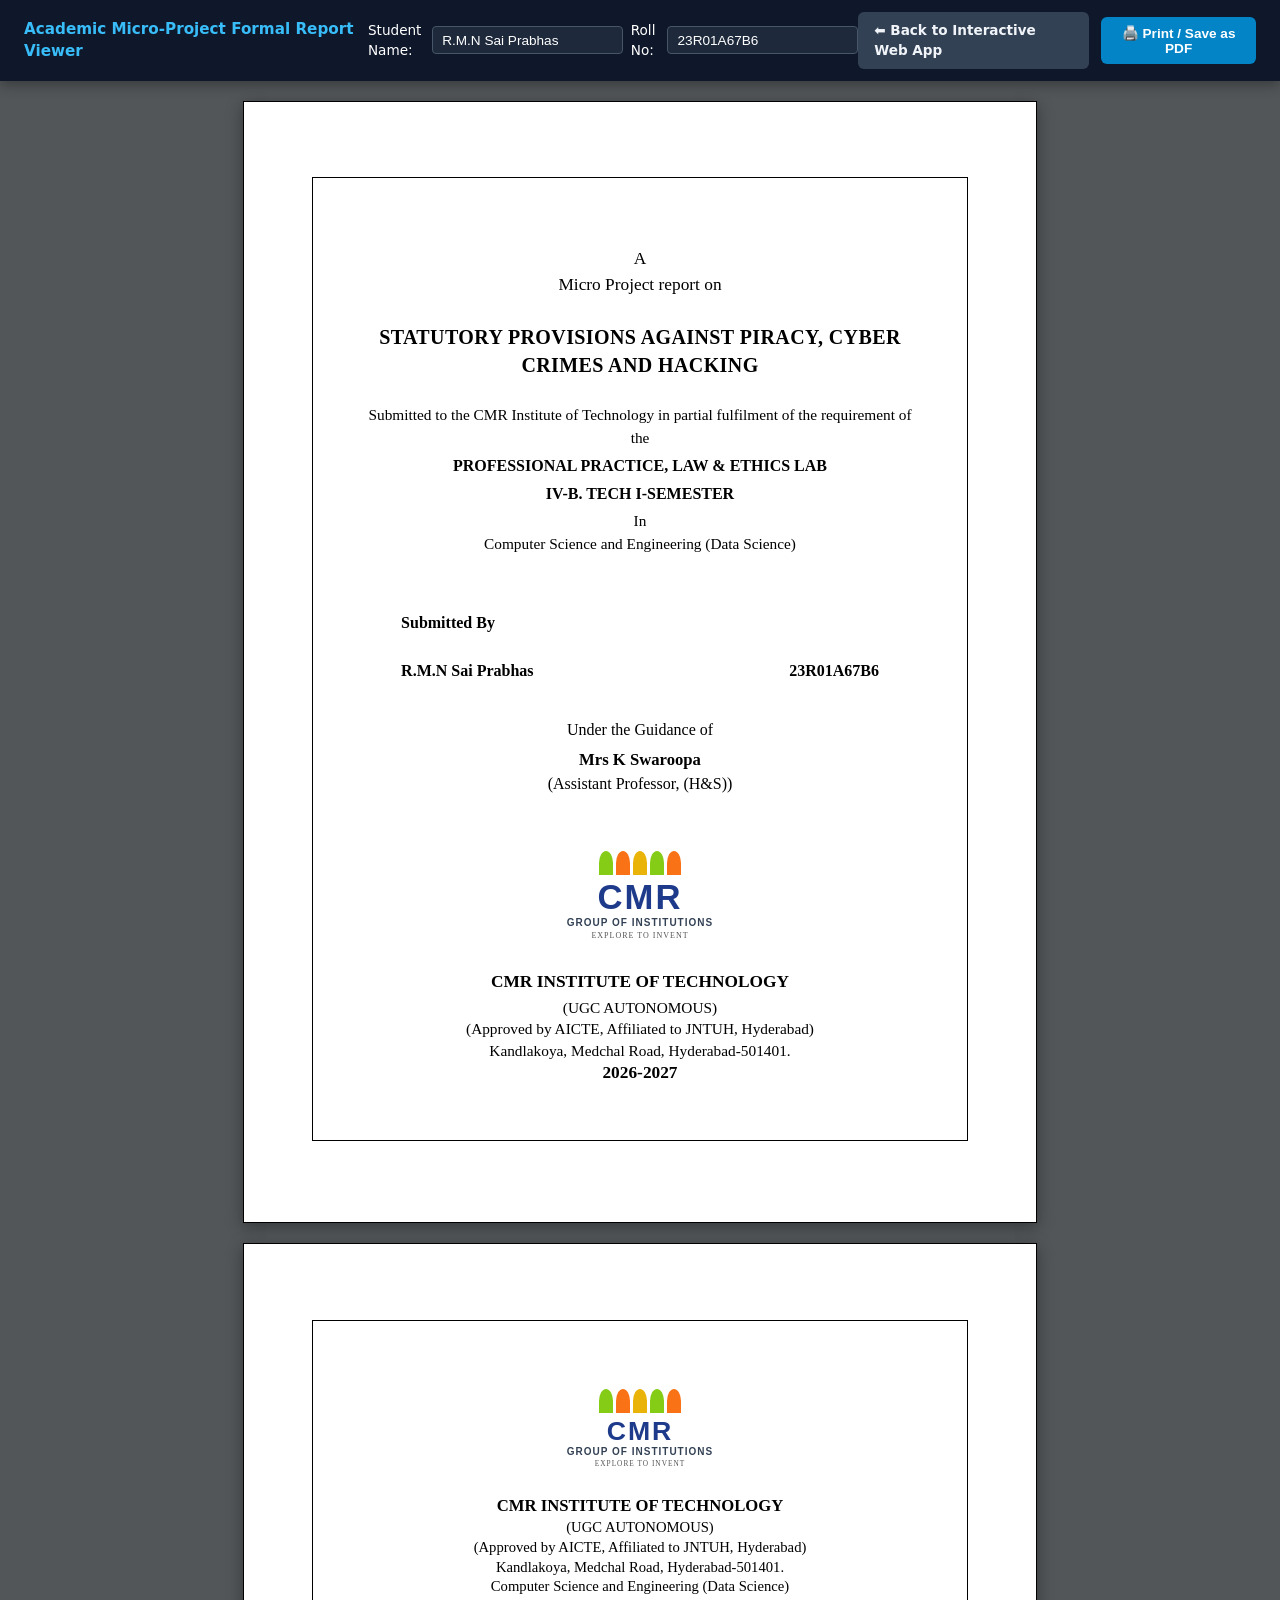
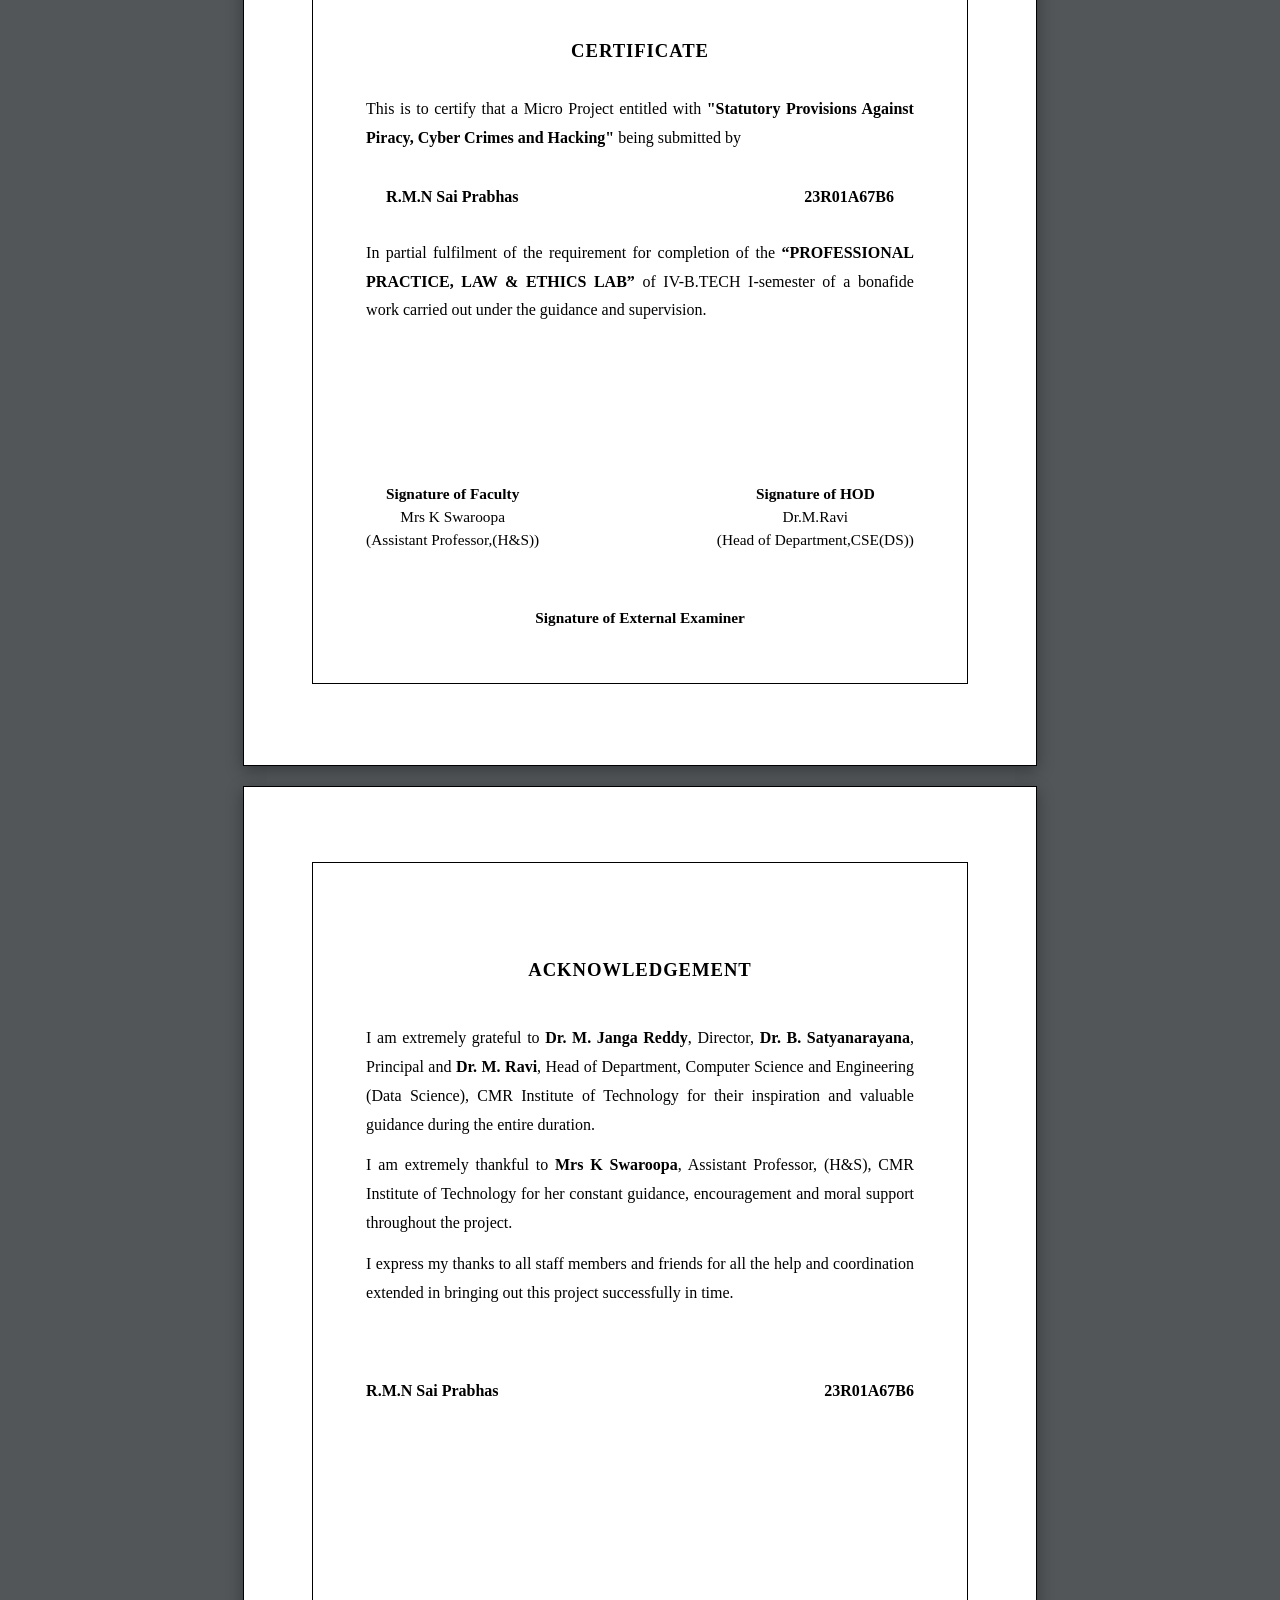
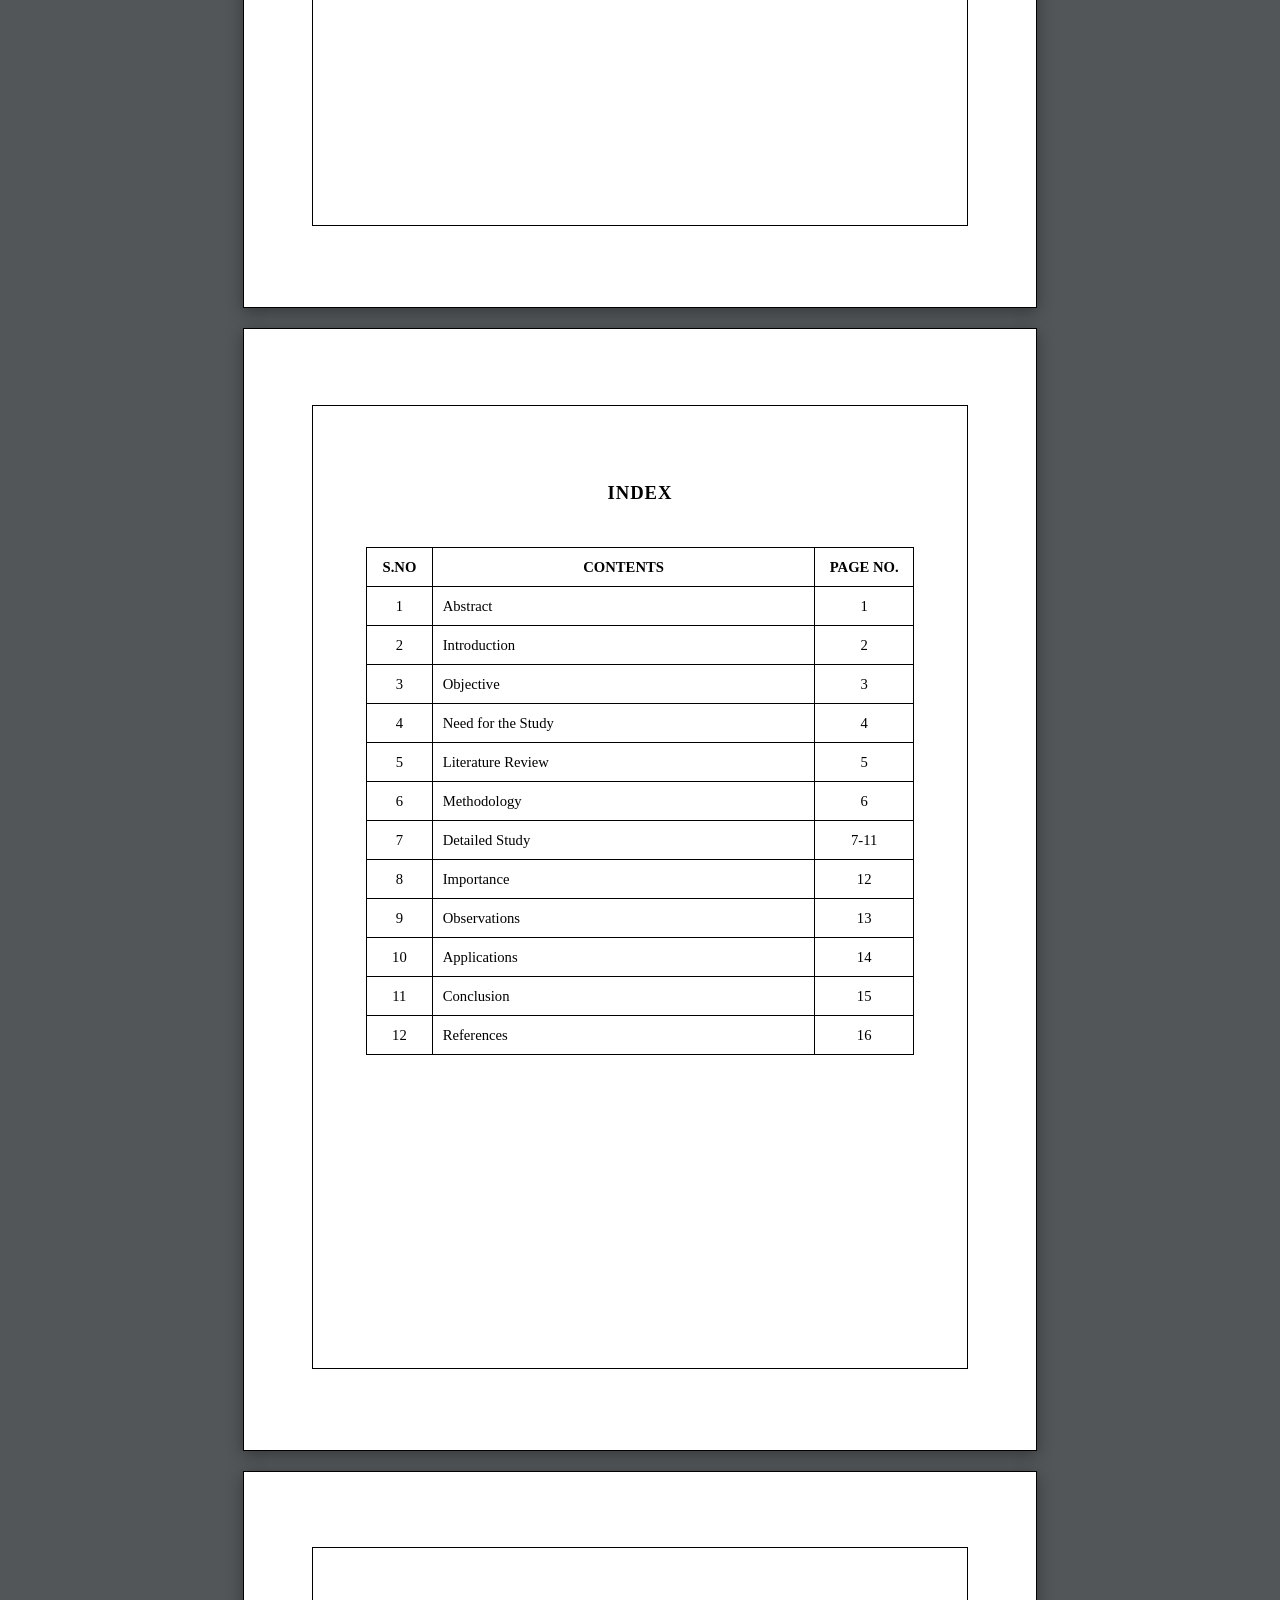
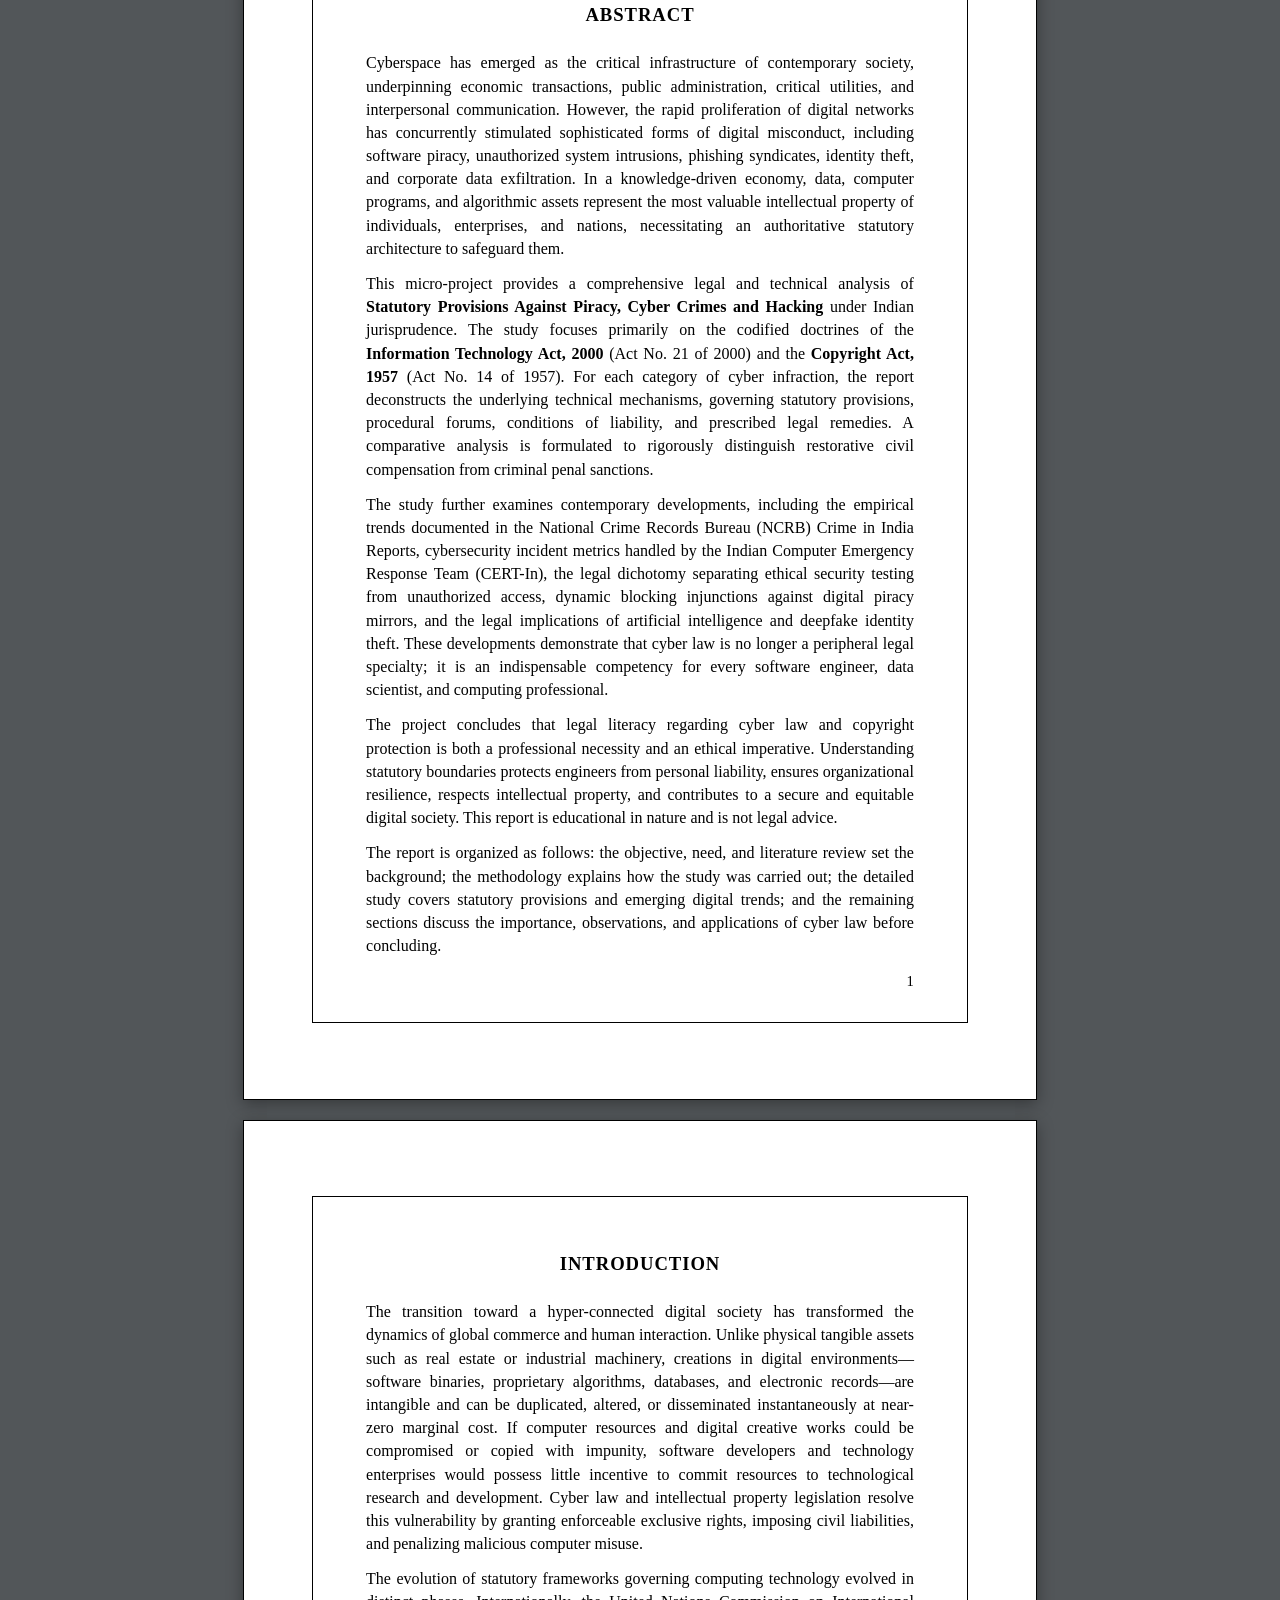
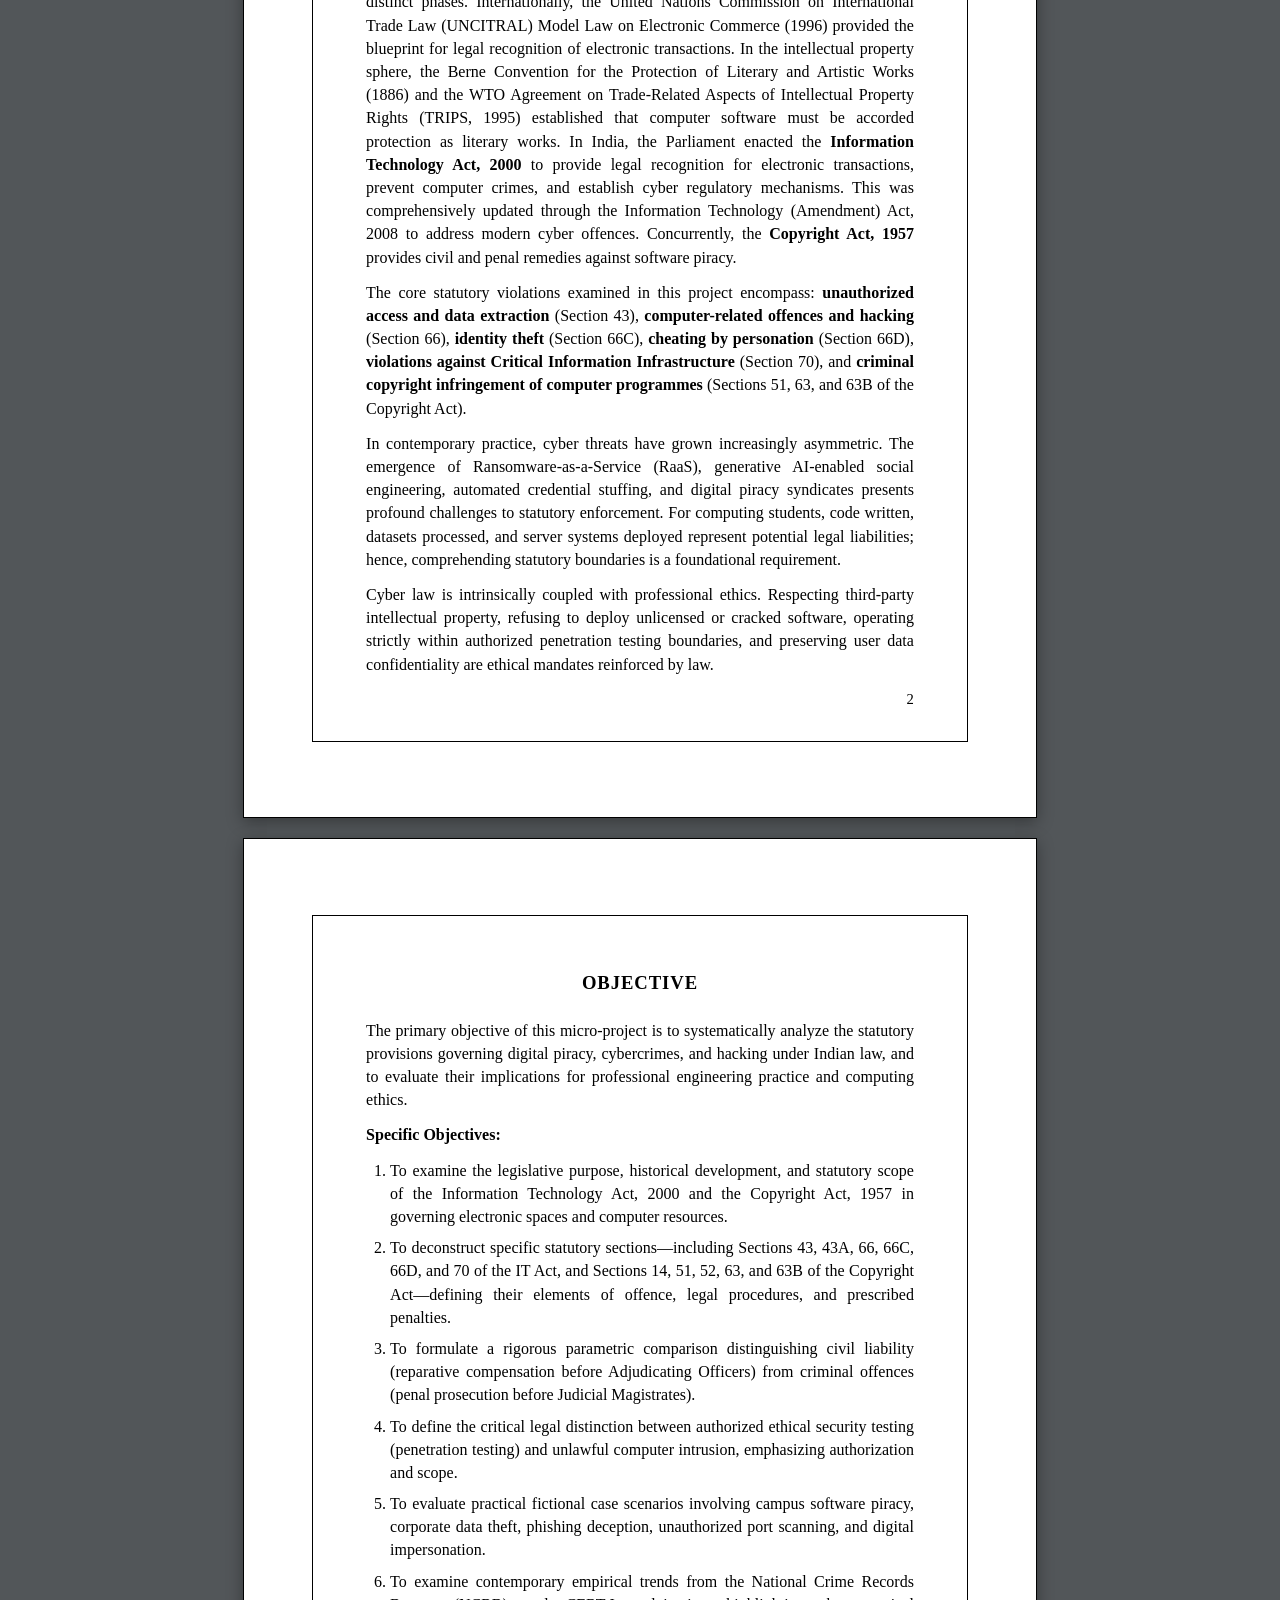
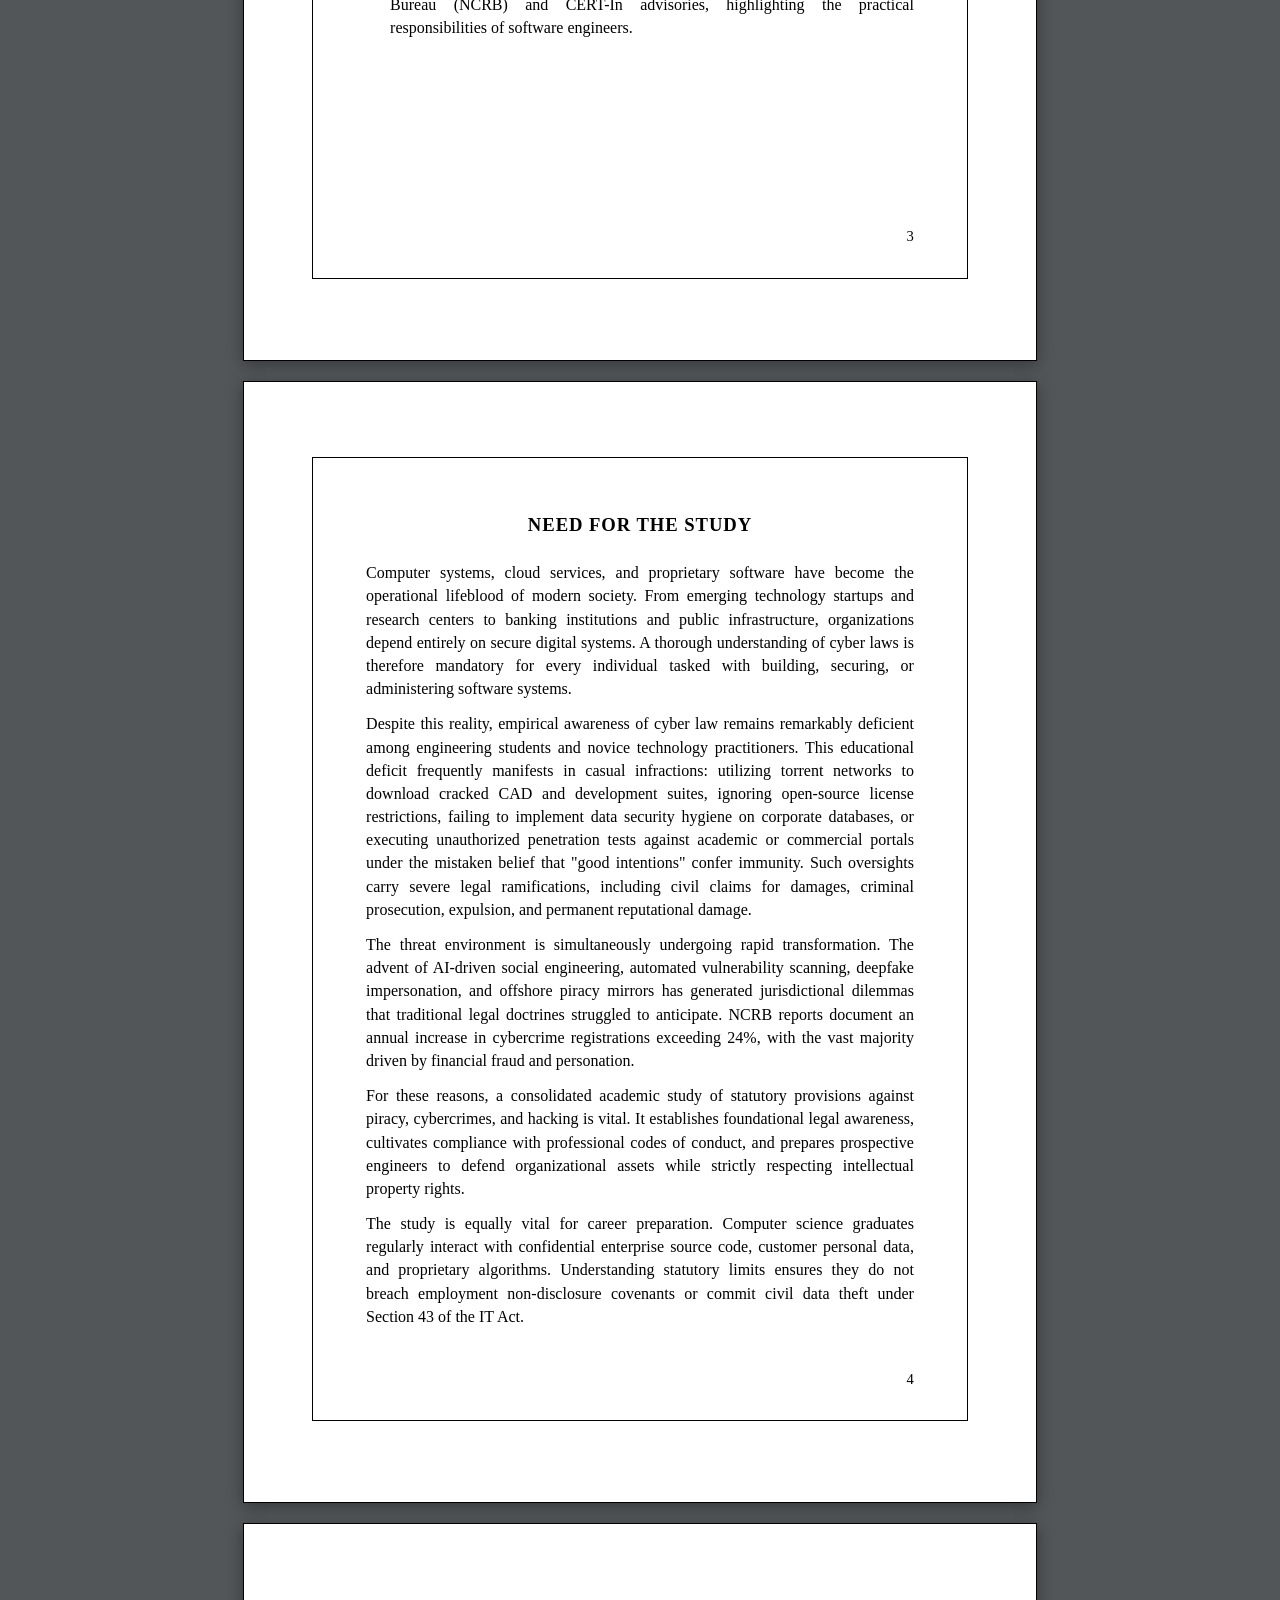
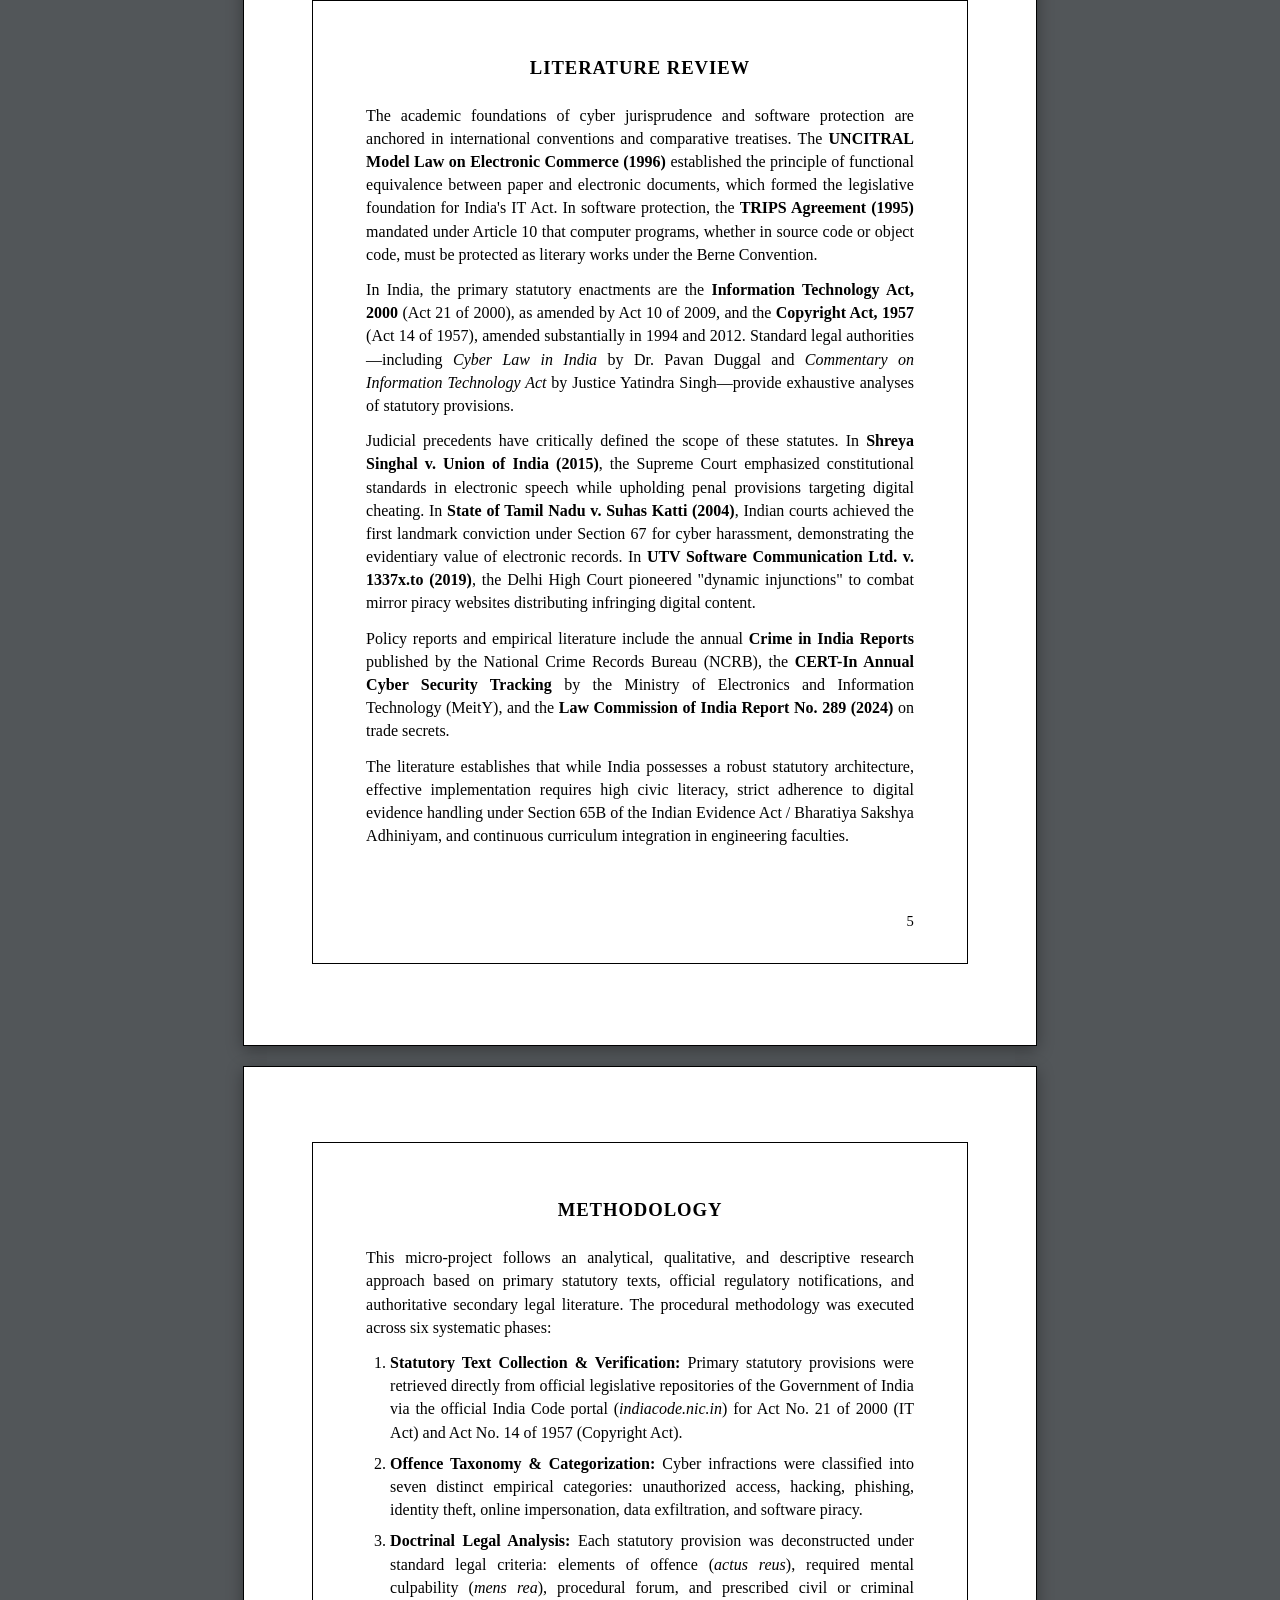
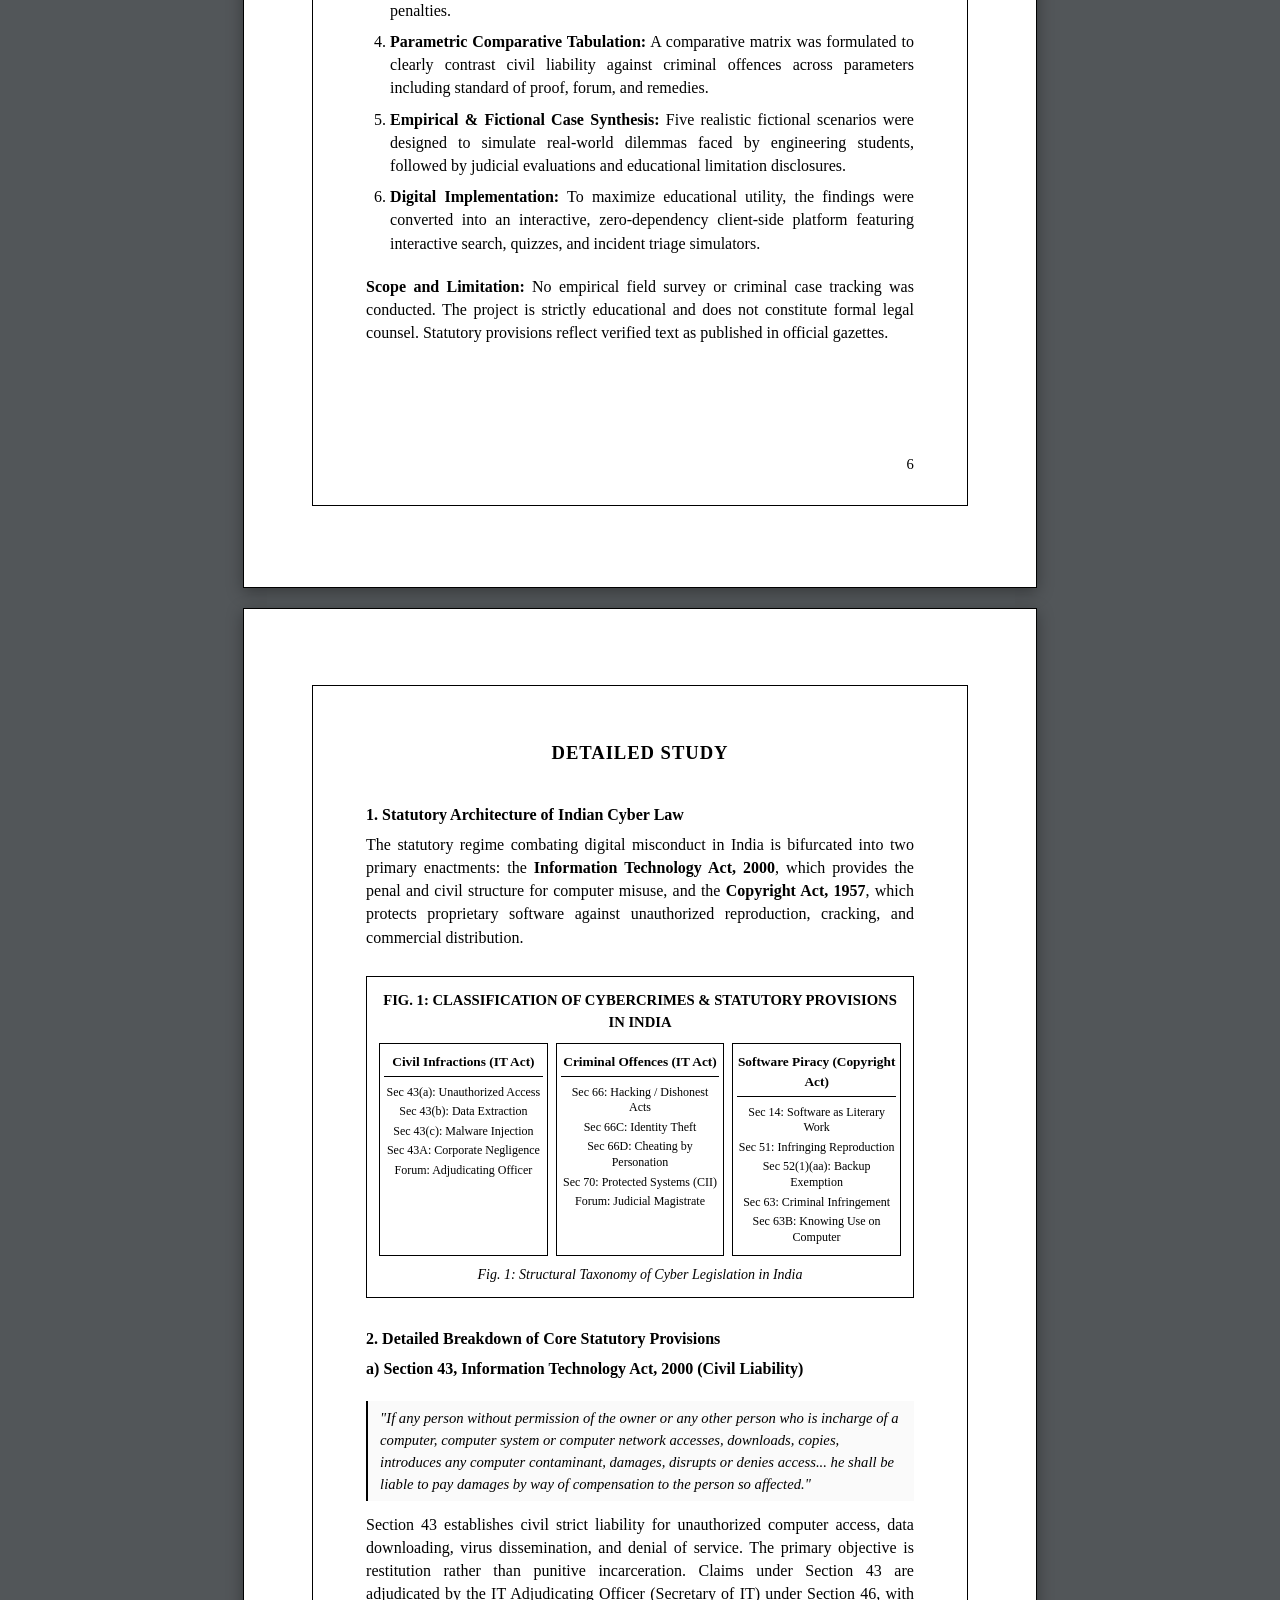
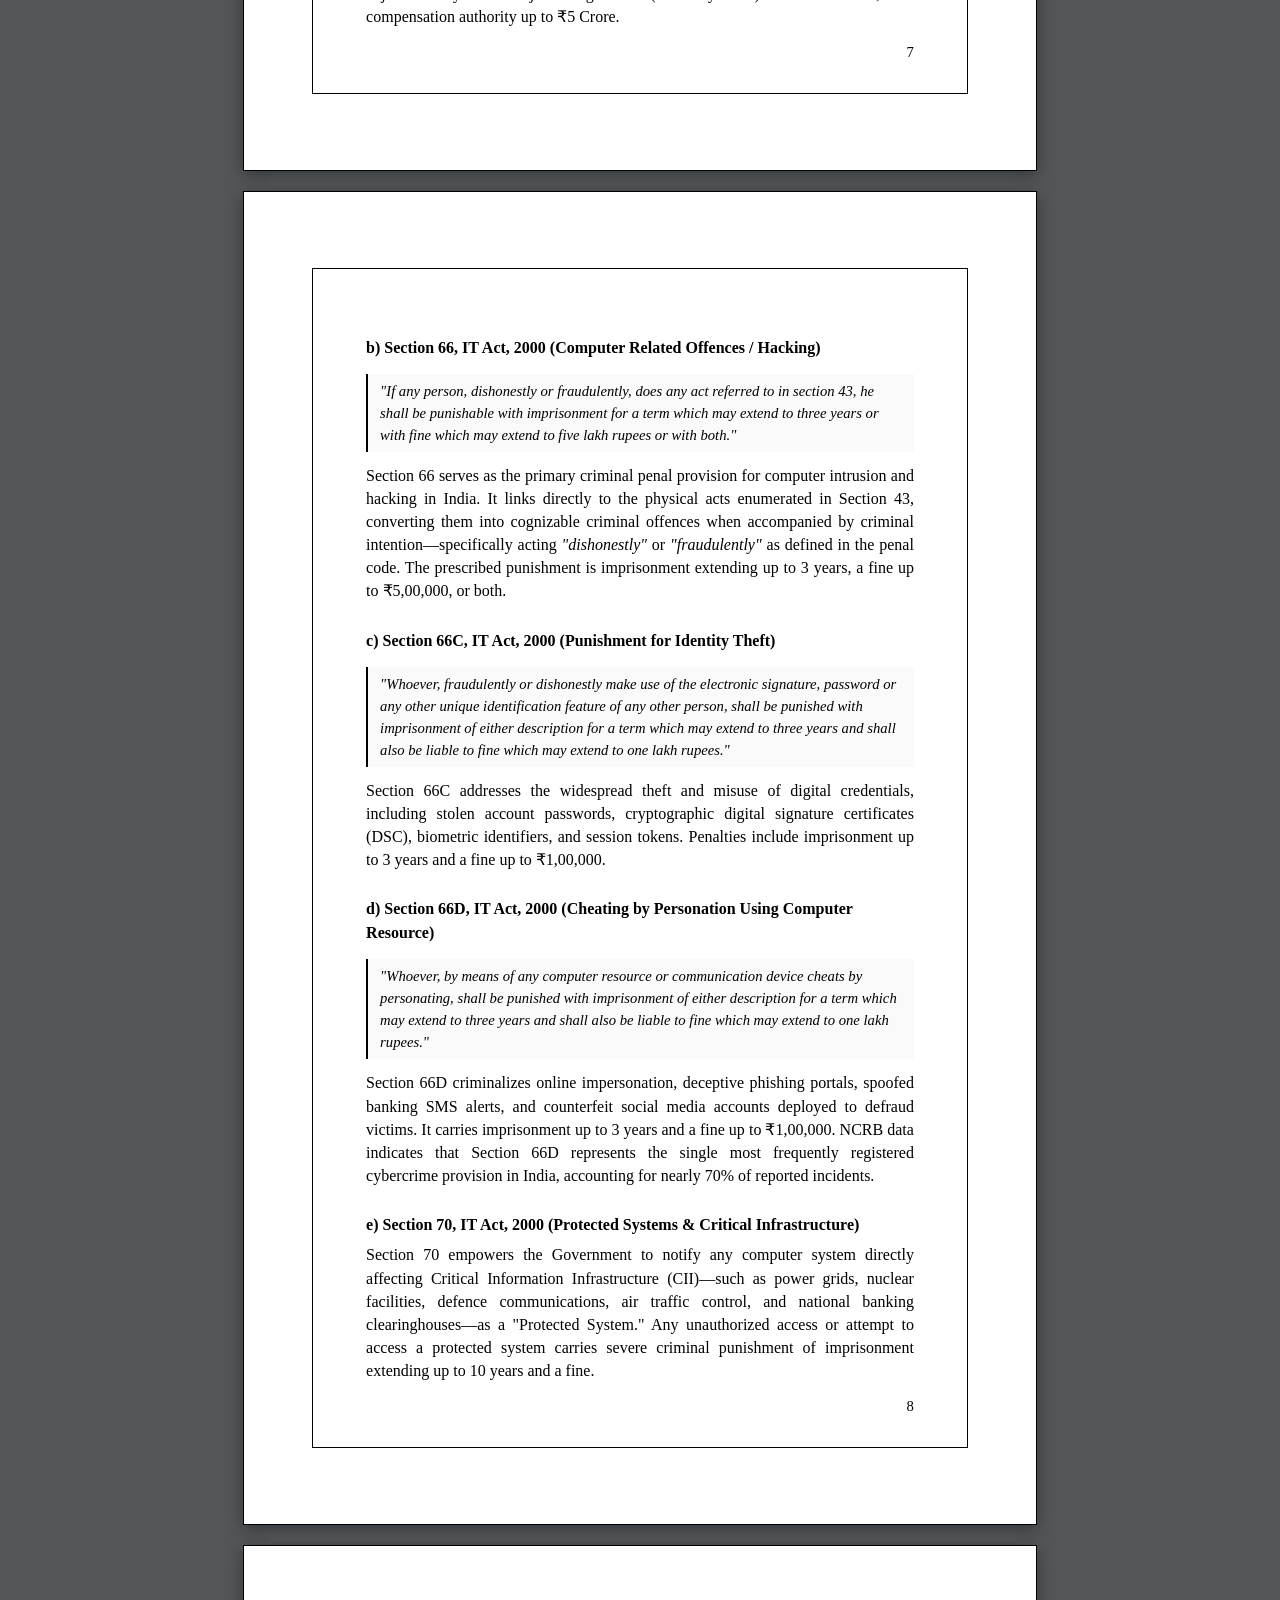
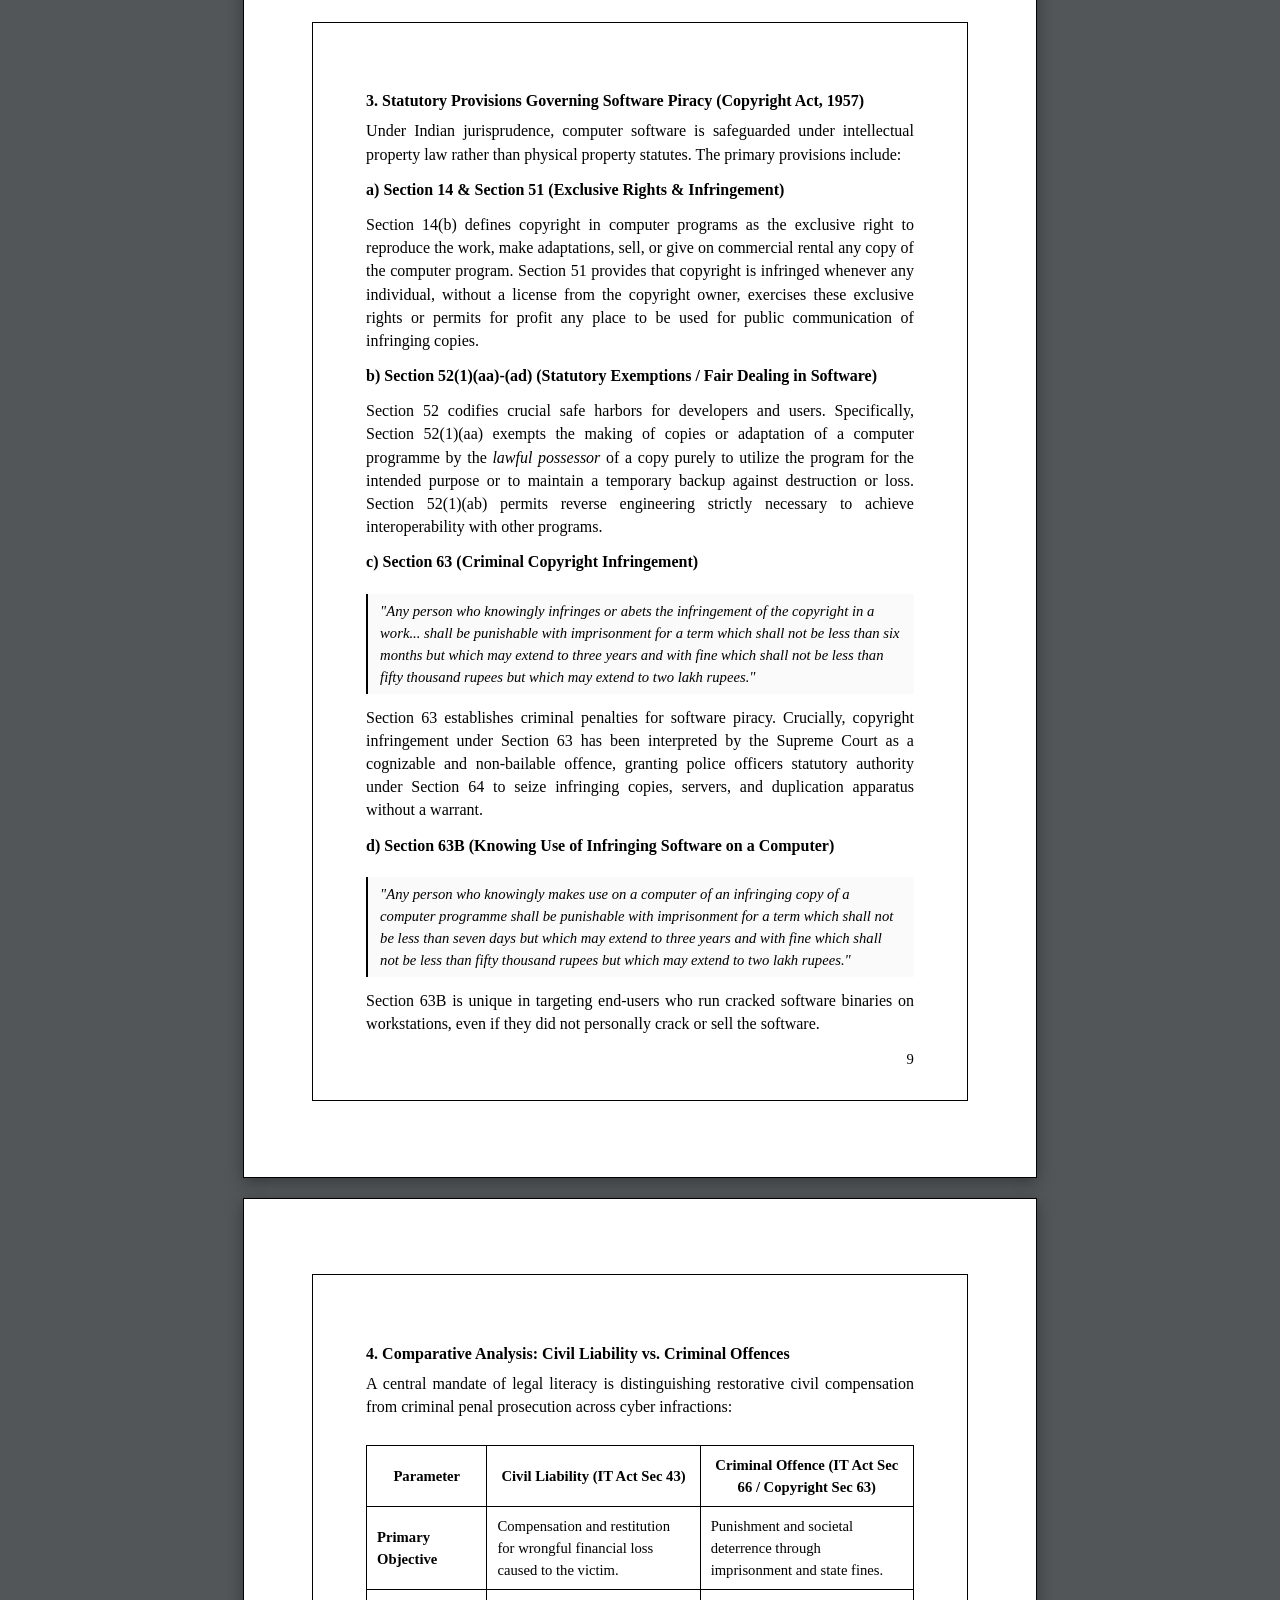
<file: report.html>
<!DOCTYPE html>
<html lang="en">
<head>
  <meta charset="UTF-8" />
  <meta name="viewport" content="width=device-width, initial-scale=1.0" />
  <title>Micro Project Report - Statutory Provisions Against Piracy, Cyber Crimes and Hacking</title>
  <style>
    /* Reset & Print Setup */
    *, *::before, *::after {
      box-sizing: border-box;
      margin: 0;
      padding: 0;
    }

    body {
      background-color: #525659;
      font-family: "Times New Roman", Times, serif;
      color: #000;
      line-height: 1.5;
      -webkit-font-smoothing: antialiased;
    }

    /* Top Control Bar (Hidden in Print) */
    .no-print-bar {
      position: sticky;
      top: 0;
      z-index: 1000;
      background: #0f172a;
      color: #fff;
      padding: 0.75rem 1.5rem;
      display: flex;
      justify-content: space-between;
      align-items: center;
      box-shadow: 0 4px 12px rgba(0,0,0,0.3);
      font-family: system-ui, -apple-system, sans-serif;
    }

    .no-print-bar .title {
      font-weight: 700;
      font-size: 0.95rem;
      color: #38bdf8;
    }

    .no-print-bar .btn-group {
      display: flex;
      gap: 0.75rem;
      align-items: center;
    }

    .btn {
      padding: 0.5rem 1rem;
      border-radius: 6px;
      font-weight: 600;
      font-size: 0.85rem;
      cursor: pointer;
      text-decoration: none;
      display: inline-flex;
      align-items: center;
      gap: 0.4rem;
      border: none;
      transition: all 0.2s;
    }

    .btn-print {
      background: #0284c7;
      color: #fff;
    }

    .btn-print:hover {
      background: #0369a1;
    }

    .btn-back {
      background: #334155;
      color: #f1f5f9;
    }

    .btn-back:hover {
      background: #475569;
    }

    .customizer-box {
      display: flex;
      gap: 0.5rem;
      align-items: center;
      font-size: 0.85rem;
    }

    .customizer-box input {
      background: #1e293b;
      border: 1px solid #475569;
      color: #fff;
      padding: 0.35rem 0.6rem;
      border-radius: 4px;
      font-size: 0.85rem;
    }

    /* A4 Document Pages */
    .document-wrapper {
      padding: 20px 0;
      display: flex;
      flex-direction: column;
      align-items: center;
      gap: 20px;
    }

    .page {
      width: 210mm;
      min-height: 297mm;
      background: #fff;
      padding: 20mm 18mm;
      box-shadow: 0 4px 15px rgba(0,0,0,0.35);
      position: relative;
      border: 1.5px solid #000;
      display: flex;
      flex-direction: column;
    }

    .page-inner {
      border: 1px solid #000;
      height: 100%;
      min-height: 255mm;
      padding: 14mm 14mm;
      position: relative;
      display: flex;
      flex-direction: column;
    }

    /* Page Numbers */
    .page-number {
      position: absolute;
      bottom: 8mm;
      right: 14mm;
      font-size: 11pt;
      font-weight: normal;
    }

    /* Typography */
    h1.doc-title {
      font-size: 15pt;
      font-weight: bold;
      text-align: center;
      line-height: 1.4;
      margin: 15px 0 25px;
      text-transform: uppercase;
      letter-spacing: 0.02em;
    }

    h2.section-heading {
      font-size: 14pt;
      font-weight: bold;
      text-align: center;
      text-transform: uppercase;
      margin-bottom: 22px;
      letter-spacing: 0.05em;
    }

    h3.sub-heading {
      font-size: 12pt;
      font-weight: bold;
      margin: 14px 0 6px;
    }

    p {
      font-size: 12pt;
      text-align: justify;
      margin-bottom: 12px;
      line-height: 1.45;
    }

    /* Cover Page Elements */
    .cover-top {
      text-align: center;
      font-size: 13pt;
      margin-top: 15px;
    }

    .cover-sub {
      text-align: center;
      font-size: 11.5pt;
      line-height: 1.5;
      margin-bottom: 30px;
    }

    .cover-sub strong {
      font-size: 12pt;
      display: block;
      margin: 4px 0;
    }

    .submission-row {
      display: flex;
      justify-content: space-between;
      margin: 25px 35px 35px;
      font-size: 12pt;
      font-weight: bold;
    }

    .guidance-block {
      text-align: center;
      margin-bottom: 30px;
      font-size: 12pt;
    }

    .guidance-block strong {
      font-size: 12.5pt;
      display: block;
      margin-top: 5px;
    }

    .logo-container {
      text-align: center;
      margin: 15px 0;
    }

    .logo-badge {
      display: inline-flex;
      flex-direction: column;
      align-items: center;
      padding: 10px;
    }

    .logo-petals {
      display: flex;
      gap: 3px;
      margin-bottom: 5px;
    }

    .petal {
      width: 14px;
      height: 24px;
      border-radius: 50% 50% 0 0;
    }

    .p-green { background: #84cc16; }
    .p-orange { background: #f97316; }
    .p-yellow { background: #eab308; }

    .logo-text-cmr {
      font-size: 26pt;
      font-weight: 900;
      color: #1e3a8a;
      letter-spacing: 2px;
      font-family: Arial, sans-serif;
      line-height: 1;
    }

    .logo-text-sub {
      font-size: 7.5pt;
      font-family: Arial, sans-serif;
      font-weight: bold;
      color: #334155;
      letter-spacing: 1px;
      text-transform: uppercase;
    }

    .college-block {
      text-align: center;
      font-size: 11.5pt;
      margin-top: auto;
      line-height: 1.4;
    }

    .college-block strong {
      font-size: 13pt;
      display: block;
      margin-bottom: 2px;
    }

    /* Certificate Signatures */
    .certificate-signatures {
      display: flex;
      justify-content: space-between;
      margin-top: auto;
      padding-top: 50px;
      font-size: 11.5pt;
    }

    .signature-block {
      text-align: center;
    }

    .signature-block strong {
      display: block;
      margin-top: 45px;
    }

    .examiner-signature {
      text-align: center;
      margin-top: 55px;
      font-size: 11.5pt;
    }

    /* Tables */
    table.doc-table {
      width: 100%;
      border-collapse: collapse;
      margin: 15px 0;
      font-size: 11pt;
    }

    table.doc-table th, table.doc-table td {
      border: 1px solid #000;
      padding: 8px 10px;
      text-align: left;
    }

    table.doc-table th {
      font-weight: bold;
      text-align: center;
    }

    table.index-table td:first-child {
      text-align: center;
      width: 12%;
    }

    table.index-table td:last-child {
      text-align: center;
      width: 18%;
    }

    /* Lists */
    ol.doc-list, ul.doc-list {
      margin-left: 24px;
      margin-bottom: 12px;
      font-size: 12pt;
    }

    ol.doc-list li, ul.doc-list li {
      margin-bottom: 8px;
      text-align: justify;
      line-height: 1.45;
    }

    /* Blockquote / Statutory extracts */
    .statute-box {
      border-left: 2px solid #000;
      padding: 6px 12px;
      margin: 8px 0 12px;
      font-style: italic;
      font-size: 11pt;
      background: #fafafa;
    }

    /* Diagram Representation in Detailed Study */
    .diagram-container {
      border: 1px solid #000;
      padding: 12px;
      margin: 15px 0;
      text-align: center;
    }

    .diagram-title {
      font-weight: bold;
      font-size: 11pt;
      margin-bottom: 10px;
      text-transform: uppercase;
    }

    .diagram-boxes {
      display: flex;
      justify-content: space-around;
      gap: 8px;
    }

    .diagram-col {
      flex: 1;
      border: 1px solid #000;
      padding: 8px 4px;
      font-size: 9.5pt;
      background: #fff;
    }

    .diagram-col-header {
      font-weight: bold;
      border-bottom: 1px solid #000;
      padding-bottom: 4px;
      margin-bottom: 6px;
      font-size: 10pt;
    }

    .diagram-item {
      padding: 2px 0;
      font-size: 9pt;
      line-height: 1.3;
    }

    .fig-caption {
      text-align: center;
      font-style: italic;
      font-size: 10.5pt;
      margin-top: 8px;
    }

    /* Print Styles */
    @media print {
      body {
        background: transparent;
      }
      .no-print-bar {
        display: none !important;
      }
      .document-wrapper {
        padding: 0;
        gap: 0;
      }
      .page {
        box-shadow: none;
        margin: 0;
        width: 100%;
        min-height: 100vh;
        page-break-after: always;
        border: 1.5px solid #000;
      }
      @page {
        size: A4;
        margin: 12mm 10mm;
      }
    }
  </style>
</head>
<body>

  <!-- Hidden in Print: Action Control Header -->
  <div class="no-print-bar">
    <div class="title">Academic Micro-Project Formal Report Viewer</div>
    <div class="customizer-box">
      <label for="inputName">Student Name:</label>
      <input type="text" id="inputName" value="R.M.N Sai Prabhas" oninput="updateStudentDetails()" />
      <label for="inputRoll">Roll No:</label>
      <input type="text" id="inputRoll" value="23R01A67B6" oninput="updateStudentDetails()" />
    </div>
    <div class="btn-group">
      <a href="index.html" class="btn btn-back">⬅ Back to Interactive Web App</a>
      <button onclick="window.print()" class="btn btn-print">🖨️ Print / Save as PDF</button>
    </div>
  </div>

  <div class="document-wrapper">

    <!-- PAGE 1: COVER PAGE -->
    <div class="page">
      <div class="page-inner">
        <div class="cover-top">
          A<br />Micro Project report on
        </div>

        <h1 class="doc-title" style="margin-top: 25px;">
          STATUTORY PROVISIONS AGAINST PIRACY, CYBER CRIMES AND HACKING
        </h1>

        <div class="cover-sub">
          Submitted to the CMR Institute of Technology in partial fulfilment of the requirement of the<br />
          <strong>PROFESSIONAL PRACTICE, LAW &amp; ETHICS LAB</strong>
          <strong>IV-B. TECH I-SEMESTER</strong>
          In<br />
          Computer Science and Engineering (Data Science)
        </div>

        <div class="submission-row">
          <div style="text-align: left;">
            Submitted By<br /><br />
            <span class="dyn-student-name">R.M.N Sai Prabhas</span>
          </div>
          <div style="text-align: right;">
            <br /><br />
            <span class="dyn-student-roll">23R01A67B6</span>
          </div>
        </div>

        <div class="guidance-block">
          Under the Guidance of<br />
          <strong>Mrs K Swaroopa</strong>
          (Assistant Professor, (H&amp;S))
        </div>

        <div class="logo-container">
          <div class="logo-badge">
            <div class="logo-petals">
              <div class="petal p-green"></div>
              <div class="petal p-orange"></div>
              <div class="petal p-yellow"></div>
              <div class="petal p-green"></div>
              <div class="petal p-orange"></div>
            </div>
            <div class="logo-text-cmr">CMR</div>
            <div class="logo-text-sub">GROUP OF INSTITUTIONS</div>
            <div style="font-size:6pt; letter-spacing:1px; color:#555;">EXPLORE TO INVENT</div>
          </div>
        </div>

        <div class="college-block">
          <strong>CMR INSTITUTE OF TECHNOLOGY</strong>
          (UGC AUTONOMOUS)<br />
          (Approved by AICTE, Affiliated to JNTUH, Hyderabad)<br />
          Kandlakoya, Medchal Road, Hyderabad-501401.<br />
          <strong>2026-2027</strong>
        </div>
      </div>
    </div>

    <!-- PAGE 2: CERTIFICATE -->
    <div class="page">
      <div class="page-inner">
        <div class="logo-container" style="margin-top: 5px;">
          <div class="logo-badge">
            <div class="logo-petals">
              <div class="petal p-green"></div>
              <div class="petal p-orange"></div>
              <div class="petal p-yellow"></div>
              <div class="petal p-green"></div>
              <div class="petal p-orange"></div>
            </div>
            <div class="logo-text-cmr" style="font-size:20pt;">CMR</div>
            <div class="logo-text-sub">GROUP OF INSTITUTIONS</div>
            <div style="font-size:5.5pt; letter-spacing:1px; color:#555;">EXPLORE TO INVENT</div>
          </div>
        </div>

        <div style="text-align: center; font-size: 11pt; line-height: 1.35; margin-bottom: 25px;">
          <strong style="font-size: 12.5pt; display: block;">CMR INSTITUTE OF TECHNOLOGY</strong>
          (UGC AUTONOMOUS)<br />
          (Approved by AICTE, Affiliated to JNTUH, Hyderabad)<br />
          Kandlakoya, Medchal Road, Hyderabad-501401.<br />
          Computer Science and Engineering (Data Science)
        </div>

        <h2 class="section-heading" style="margin-top: 15px; margin-bottom: 30px;">CERTIFICATE</h2>

        <p style="line-height: 1.8; font-size: 12pt;">
          This is to certify that a Micro Project entitled with <strong>"Statutory Provisions Against Piracy, Cyber Crimes and Hacking"</strong> being submitted by
        </p>

        <div class="submission-row" style="margin: 20px 20px 30px;">
          <div class="dyn-student-name">R.M.N Sai Prabhas</div>
          <div class="dyn-student-roll">23R01A67B6</div>
        </div>

        <p style="line-height: 1.8; font-size: 12pt;">
          In partial fulfilment of the requirement for completion of the <strong>“PROFESSIONAL PRACTICE, LAW &amp; ETHICS LAB”</strong> of IV-B.TECH I-semester of a bonafide work carried out under the guidance and supervision.
        </p>

        <div class="certificate-signatures">
          <div class="signature-block">
            <strong>Signature of Faculty</strong>
            Mrs K Swaroopa<br />
            (Assistant Professor,(H&amp;S))
          </div>
          <div class="signature-block">
            <strong>Signature of HOD</strong>
            Dr.M.Ravi<br />
            (Head of Department,CSE(DS))
          </div>
        </div>

        <div class="examiner-signature">
          <strong>Signature of External Examiner</strong>
        </div>
      </div>
    </div>

    <!-- PAGE 3: ACKNOWLEDGEMENT -->
    <div class="page">
      <div class="page-inner">
        <h2 class="section-heading" style="margin-top: 40px; margin-bottom: 40px;">ACKNOWLEDGEMENT</h2>

        <p style="line-height: 1.8; font-size: 12pt;">
          I am extremely grateful to <strong>Dr. M. Janga Reddy</strong>, Director, <strong>Dr. B. Satyanarayana</strong>, Principal and <strong>Dr. M. Ravi</strong>, Head of Department, Computer Science and Engineering (Data Science), CMR Institute of Technology for their inspiration and valuable guidance during the entire duration.
        </p>

        <p style="line-height: 1.8; font-size: 12pt;">
          I am extremely thankful to <strong>Mrs K Swaroopa</strong>, Assistant Professor, (H&amp;S), CMR Institute of Technology for her constant guidance, encouragement and moral support throughout the project.
        </p>

        <p style="line-height: 1.8; font-size: 12pt;">
          I express my thanks to all staff members and friends for all the help and coordination extended in bringing out this project successfully in time.
        </p>

        <div class="submission-row" style="margin-top: 60px; margin-left: 0; margin-right: 0;">
          <div class="dyn-student-name">R.M.N Sai Prabhas</div>
          <div class="dyn-student-roll">23R01A67B6</div>
        </div>
      </div>
    </div>

    <!-- PAGE 4: INDEX -->
    <div class="page">
      <div class="page-inner">
        <h2 class="section-heading" style="margin-top: 20px; margin-bottom: 25px;">INDEX</h2>

        <table class="doc-table index-table">
          <thead>
            <tr>
              <th scope="col">S.NO</th>
              <th scope="col">CONTENTS</th>
              <th scope="col">PAGE NO.</th>
            </tr>
          </thead>
          <tbody>
            <tr>
              <td>1</td>
              <td>Abstract</td>
              <td>1</td>
            </tr>
            <tr>
              <td>2</td>
              <td>Introduction</td>
              <td>2</td>
            </tr>
            <tr>
              <td>3</td>
              <td>Objective</td>
              <td>3</td>
            </tr>
            <tr>
              <td>4</td>
              <td>Need for the Study</td>
              <td>4</td>
            </tr>
            <tr>
              <td>5</td>
              <td>Literature Review</td>
              <td>5</td>
            </tr>
            <tr>
              <td>6</td>
              <td>Methodology</td>
              <td>6</td>
            </tr>
            <tr>
              <td>7</td>
              <td>Detailed Study</td>
              <td>7-11</td>
            </tr>
            <tr>
              <td>8</td>
              <td>Importance</td>
              <td>12</td>
            </tr>
            <tr>
              <td>9</td>
              <td>Observations</td>
              <td>13</td>
            </tr>
            <tr>
              <td>10</td>
              <td>Applications</td>
              <td>14</td>
            </tr>
            <tr>
              <td>11</td>
              <td>Conclusion</td>
              <td>15</td>
            </tr>
            <tr>
              <td>12</td>
              <td>References</td>
              <td>16</td>
            </tr>
          </tbody>
        </table>
      </div>
    </div>

    <!-- PAGE 5: ABSTRACT (Page 1) -->
    <div class="page">
      <div class="page-inner">
        <h2 class="section-heading">ABSTRACT</h2>

        <p>
          Cyberspace has emerged as the critical infrastructure of contemporary society, underpinning economic transactions, public administration, critical utilities, and interpersonal communication. However, the rapid proliferation of digital networks has concurrently stimulated sophisticated forms of digital misconduct, including software piracy, unauthorized system intrusions, phishing syndicates, identity theft, and corporate data exfiltration. In a knowledge-driven economy, data, computer programs, and algorithmic assets represent the most valuable intellectual property of individuals, enterprises, and nations, necessitating an authoritative statutory architecture to safeguard them.
        </p>

        <p>
          This micro-project provides a comprehensive legal and technical analysis of <strong>Statutory Provisions Against Piracy, Cyber Crimes and Hacking</strong> under Indian jurisprudence. The study focuses primarily on the codified doctrines of the <strong>Information Technology Act, 2000</strong> (Act No. 21 of 2000) and the <strong>Copyright Act, 1957</strong> (Act No. 14 of 1957). For each category of cyber infraction, the report deconstructs the underlying technical mechanisms, governing statutory provisions, procedural forums, conditions of liability, and prescribed legal remedies. A comparative analysis is formulated to rigorously distinguish restorative civil compensation from criminal penal sanctions.
        </p>

        <p>
          The study further examines contemporary developments, including the empirical trends documented in the National Crime Records Bureau (NCRB) Crime in India Reports, cybersecurity incident metrics handled by the Indian Computer Emergency Response Team (CERT-In), the legal dichotomy separating ethical security testing from unauthorized access, dynamic blocking injunctions against digital piracy mirrors, and the legal implications of artificial intelligence and deepfake identity theft. These developments demonstrate that cyber law is no longer a peripheral legal specialty; it is an indispensable competency for every software engineer, data scientist, and computing professional.
        </p>

        <p>
          The project concludes that legal literacy regarding cyber law and copyright protection is both a professional necessity and an ethical imperative. Understanding statutory boundaries protects engineers from personal liability, ensures organizational resilience, respects intellectual property, and contributes to a secure and equitable digital society. This report is educational in nature and is not legal advice.
        </p>

        <p>
          The report is organized as follows: the objective, need, and literature review set the background; the methodology explains how the study was carried out; the detailed study covers statutory provisions and emerging digital trends; and the remaining sections discuss the importance, observations, and applications of cyber law before concluding.
        </p>

        <div class="page-number">1</div>
      </div>
    </div>

    <!-- PAGE 6: INTRODUCTION (Page 2) -->
    <div class="page">
      <div class="page-inner">
        <h2 class="section-heading">INTRODUCTION</h2>

        <p>
          The transition toward a hyper-connected digital society has transformed the dynamics of global commerce and human interaction. Unlike physical tangible assets such as real estate or industrial machinery, creations in digital environments—software binaries, proprietary algorithms, databases, and electronic records—are intangible and can be duplicated, altered, or disseminated instantaneously at near-zero marginal cost. If computer resources and digital creative works could be compromised or copied with impunity, software developers and technology enterprises would possess little incentive to commit resources to technological research and development. Cyber law and intellectual property legislation resolve this vulnerability by granting enforceable exclusive rights, imposing civil liabilities, and penalizing malicious computer misuse.
        </p>

        <p>
          The evolution of statutory frameworks governing computing technology evolved in distinct phases. Internationally, the United Nations Commission on International Trade Law (UNCITRAL) Model Law on Electronic Commerce (1996) provided the blueprint for legal recognition of electronic transactions. In the intellectual property sphere, the Berne Convention for the Protection of Literary and Artistic Works (1886) and the WTO Agreement on Trade-Related Aspects of Intellectual Property Rights (TRIPS, 1995) established that computer software must be accorded protection as literary works. In India, the Parliament enacted the <strong>Information Technology Act, 2000</strong> to provide legal recognition for electronic transactions, prevent computer crimes, and establish cyber regulatory mechanisms. This was comprehensively updated through the Information Technology (Amendment) Act, 2008 to address modern cyber offences. Concurrently, the <strong>Copyright Act, 1957</strong> provides civil and penal remedies against software piracy.
        </p>

        <p>
          The core statutory violations examined in this project encompass: <strong>unauthorized access and data extraction</strong> (Section 43), <strong>computer-related offences and hacking</strong> (Section 66), <strong>identity theft</strong> (Section 66C), <strong>cheating by personation</strong> (Section 66D), <strong>violations against Critical Information Infrastructure</strong> (Section 70), and <strong>criminal copyright infringement of computer programmes</strong> (Sections 51, 63, and 63B of the Copyright Act).
        </p>

        <p>
          In contemporary practice, cyber threats have grown increasingly asymmetric. The emergence of Ransomware-as-a-Service (RaaS), generative AI-enabled social engineering, automated credential stuffing, and digital piracy syndicates presents profound challenges to statutory enforcement. For computing students, code written, datasets processed, and server systems deployed represent potential legal liabilities; hence, comprehending statutory boundaries is a foundational requirement.
        </p>

        <p>
          Cyber law is intrinsically coupled with professional ethics. Respecting third-party intellectual property, refusing to deploy unlicensed or cracked software, operating strictly within authorized penetration testing boundaries, and preserving user data confidentiality are ethical mandates reinforced by law.
        </p>

        <div class="page-number">2</div>
      </div>
    </div>

    <!-- PAGE 7: OBJECTIVE (Page 3) -->
    <div class="page">
      <div class="page-inner">
        <h2 class="section-heading">OBJECTIVE</h2>

        <p>
          The primary objective of this micro-project is to systematically analyze the statutory provisions governing digital piracy, cybercrimes, and hacking under Indian law, and to evaluate their implications for professional engineering practice and computing ethics.
        </p>

        <p><strong>Specific Objectives:</strong></p>

        <ol class="doc-list">
          <li>To examine the legislative purpose, historical development, and statutory scope of the Information Technology Act, 2000 and the Copyright Act, 1957 in governing electronic spaces and computer resources.</li>
          <li>To deconstruct specific statutory sections—including Sections 43, 43A, 66, 66C, 66D, and 70 of the IT Act, and Sections 14, 51, 52, 63, and 63B of the Copyright Act—defining their elements of offence, legal procedures, and prescribed penalties.</li>
          <li>To formulate a rigorous parametric comparison distinguishing civil liability (reparative compensation before Adjudicating Officers) from criminal offences (penal prosecution before Judicial Magistrates).</li>
          <li>To define the critical legal distinction between authorized ethical security testing (penetration testing) and unlawful computer intrusion, emphasizing authorization and scope.</li>
          <li>To evaluate practical fictional case scenarios involving campus software piracy, corporate data theft, phishing deception, unauthorized port scanning, and digital impersonation.</li>
          <li>To examine contemporary empirical trends from the National Crime Records Bureau (NCRB) and CERT-In advisories, highlighting the practical responsibilities of software engineers.</li>
        </ol>

        <div class="page-number">3</div>
      </div>
    </div>

    <!-- PAGE 8: NEED FOR THE STUDY (Page 4) -->
    <div class="page">
      <div class="page-inner">
        <h2 class="section-heading">NEED FOR THE STUDY</h2>

        <p>
          Computer systems, cloud services, and proprietary software have become the operational lifeblood of modern society. From emerging technology startups and research centers to banking institutions and public infrastructure, organizations depend entirely on secure digital systems. A thorough understanding of cyber laws is therefore mandatory for every individual tasked with building, securing, or administering software systems.
        </p>

        <p>
          Despite this reality, empirical awareness of cyber law remains remarkably deficient among engineering students and novice technology practitioners. This educational deficit frequently manifests in casual infractions: utilizing torrent networks to download cracked CAD and development suites, ignoring open-source license restrictions, failing to implement data security hygiene on corporate databases, or executing unauthorized penetration tests against academic or commercial portals under the mistaken belief that "good intentions" confer immunity. Such oversights carry severe legal ramifications, including civil claims for damages, criminal prosecution, expulsion, and permanent reputational damage.
        </p>

        <p>
          The threat environment is simultaneously undergoing rapid transformation. The advent of AI-driven social engineering, automated vulnerability scanning, deepfake impersonation, and offshore piracy mirrors has generated jurisdictional dilemmas that traditional legal doctrines struggled to anticipate. NCRB reports document an annual increase in cybercrime registrations exceeding 24%, with the vast majority driven by financial fraud and personation.
        </p>

        <p>
          For these reasons, a consolidated academic study of statutory provisions against piracy, cybercrimes, and hacking is vital. It establishes foundational legal awareness, cultivates compliance with professional codes of conduct, and prepares prospective engineers to defend organizational assets while strictly respecting intellectual property rights.
        </p>

        <p>
          The study is equally vital for career preparation. Computer science graduates regularly interact with confidential enterprise source code, customer personal data, and proprietary algorithms. Understanding statutory limits ensures they do not breach employment non-disclosure covenants or commit civil data theft under Section 43 of the IT Act.
        </p>

        <div class="page-number">4</div>
      </div>
    </div>

    <!-- PAGE 9: LITERATURE REVIEW (Page 5) -->
    <div class="page">
      <div class="page-inner">
        <h2 class="section-heading">LITERATURE REVIEW</h2>

        <p>
          The academic foundations of cyber jurisprudence and software protection are anchored in international conventions and comparative treatises. The <strong>UNCITRAL Model Law on Electronic Commerce (1996)</strong> established the principle of functional equivalence between paper and electronic documents, which formed the legislative foundation for India's IT Act. In software protection, the <strong>TRIPS Agreement (1995)</strong> mandated under Article 10 that computer programs, whether in source code or object code, must be protected as literary works under the Berne Convention.
        </p>

        <p>
          In India, the primary statutory enactments are the <strong>Information Technology Act, 2000</strong> (Act 21 of 2000), as amended by Act 10 of 2009, and the <strong>Copyright Act, 1957</strong> (Act 14 of 1957), amended substantially in 1994 and 2012. Standard legal authorities—including <em>Cyber Law in India</em> by Dr. Pavan Duggal and <em>Commentary on Information Technology Act</em> by Justice Yatindra Singh—provide exhaustive analyses of statutory provisions.
        </p>

        <p>
          Judicial precedents have critically defined the scope of these statutes. In <strong>Shreya Singhal v. Union of India (2015)</strong>, the Supreme Court emphasized constitutional standards in electronic speech while upholding penal provisions targeting digital cheating. In <strong>State of Tamil Nadu v. Suhas Katti (2004)</strong>, Indian courts achieved the first landmark conviction under Section 67 for cyber harassment, demonstrating the evidentiary value of electronic records. In <strong>UTV Software Communication Ltd. v. 1337x.to (2019)</strong>, the Delhi High Court pioneered "dynamic injunctions" to combat mirror piracy websites distributing infringing digital content.
        </p>

        <p>
          Policy reports and empirical literature include the annual <strong>Crime in India Reports</strong> published by the National Crime Records Bureau (NCRB), the <strong>CERT-In Annual Cyber Security Tracking</strong> by the Ministry of Electronics and Information Technology (MeitY), and the <strong>Law Commission of India Report No. 289 (2024)</strong> on trade secrets.
        </p>

        <p>
          The literature establishes that while India possesses a robust statutory architecture, effective implementation requires high civic literacy, strict adherence to digital evidence handling under Section 65B of the Indian Evidence Act / Bharatiya Sakshya Adhiniyam, and continuous curriculum integration in engineering faculties.
        </p>

        <div class="page-number">5</div>
      </div>
    </div>

    <!-- PAGE 10: METHODOLOGY (Page 6) -->
    <div class="page">
      <div class="page-inner">
        <h2 class="section-heading">METHODOLOGY</h2>

        <p>
          This micro-project follows an analytical, qualitative, and descriptive research approach based on primary statutory texts, official regulatory notifications, and authoritative secondary legal literature. The procedural methodology was executed across six systematic phases:
        </p>

        <ol class="doc-list">
          <li><strong>Statutory Text Collection &amp; Verification:</strong> Primary statutory provisions were retrieved directly from official legislative repositories of the Government of India via the official India Code portal (<em>indiacode.nic.in</em>) for Act No. 21 of 2000 (IT Act) and Act No. 14 of 1957 (Copyright Act).</li>
          <li><strong>Offence Taxonomy &amp; Categorization:</strong> Cyber infractions were classified into seven distinct empirical categories: unauthorized access, hacking, phishing, identity theft, online impersonation, data exfiltration, and software piracy.</li>
          <li><strong>Doctrinal Legal Analysis:</strong> Each statutory provision was deconstructed under standard legal criteria: elements of offence (<em>actus reus</em>), required mental culpability (<em>mens rea</em>), procedural forum, and prescribed civil or criminal penalties.</li>
          <li><strong>Parametric Comparative Tabulation:</strong> A comparative matrix was formulated to clearly contrast civil liability against criminal offences across parameters including standard of proof, forum, and remedies.</li>
          <li><strong>Empirical &amp; Fictional Case Synthesis:</strong> Five realistic fictional scenarios were designed to simulate real-world dilemmas faced by engineering students, followed by judicial evaluations and educational limitation disclosures.</li>
          <li><strong>Digital Implementation:</strong> To maximize educational utility, the findings were converted into an interactive, zero-dependency client-side platform featuring interactive search, quizzes, and incident triage simulators.</li>
        </ol>

        <p><strong>Scope and Limitation:</strong> No empirical field survey or criminal case tracking was conducted. The project is strictly educational and does not constitute formal legal counsel. Statutory provisions reflect verified text as published in official gazettes.</p>

        <div class="page-number">6</div>
      </div>
    </div>

    <!-- PAGE 11: DETAILED STUDY (Page 7) -->
    <div class="page">
      <div class="page-inner">
        <h2 class="section-heading">DETAILED STUDY</h2>

        <h3 class="sub-heading">1. Statutory Architecture of Indian Cyber Law</h3>
        <p>
          The statutory regime combating digital misconduct in India is bifurcated into two primary enactments: the <strong>Information Technology Act, 2000</strong>, which provides the penal and civil structure for computer misuse, and the <strong>Copyright Act, 1957</strong>, which protects proprietary software against unauthorized reproduction, cracking, and commercial distribution.
        </p>

        <div class="diagram-container">
          <div class="diagram-title">Fig. 1: Classification of Cybercrimes &amp; Statutory Provisions in India</div>
          <div class="diagram-boxes">
            <div class="diagram-col">
              <div class="diagram-col-header">Civil Infractions (IT Act)</div>
              <div class="diagram-item">Sec 43(a): Unauthorized Access</div>
              <div class="diagram-item">Sec 43(b): Data Extraction</div>
              <div class="diagram-item">Sec 43(c): Malware Injection</div>
              <div class="diagram-item">Sec 43A: Corporate Negligence</div>
              <div class="diagram-item">Forum: Adjudicating Officer</div>
            </div>
            <div class="diagram-col">
              <div class="diagram-col-header">Criminal Offences (IT Act)</div>
              <div class="diagram-item">Sec 66: Hacking / Dishonest Acts</div>
              <div class="diagram-item">Sec 66C: Identity Theft</div>
              <div class="diagram-item">Sec 66D: Cheating by Personation</div>
              <div class="diagram-item">Sec 70: Protected Systems (CII)</div>
              <div class="diagram-item">Forum: Judicial Magistrate</div>
            </div>
            <div class="diagram-col">
              <div class="diagram-col-header">Software Piracy (Copyright Act)</div>
              <div class="diagram-item">Sec 14: Software as Literary Work</div>
              <div class="diagram-item">Sec 51: Infringing Reproduction</div>
              <div class="diagram-item">Sec 52(1)(aa): Backup Exemption</div>
              <div class="diagram-item">Sec 63: Criminal Infringement</div>
              <div class="diagram-item">Sec 63B: Knowing Use on Computer</div>
            </div>
          </div>
          <div class="fig-caption">Fig. 1: Structural Taxonomy of Cyber Legislation in India</div>
        </div>

        <h3 class="sub-heading">2. Detailed Breakdown of Core Statutory Provisions</h3>

        <p><strong>a) Section 43, Information Technology Act, 2000 (Civil Liability)</strong></p>
        <div class="statute-box">
          "If any person without permission of the owner or any other person who is incharge of a computer, computer system or computer network accesses, downloads, copies, introduces any computer contaminant, damages, disrupts or denies access... he shall be liable to pay damages by way of compensation to the person so affected."
        </div>
        <p>
          Section 43 establishes civil strict liability for unauthorized computer access, data downloading, virus dissemination, and denial of service. The primary objective is restitution rather than punitive incarceration. Claims under Section 43 are adjudicated by the IT Adjudicating Officer (Secretary of IT) under Section 46, with compensation authority up to ₹5 Crore.
        </p>

        <div class="page-number">7</div>
      </div>
    </div>

    <!-- PAGE 12: DETAILED STUDY Contd. (Page 8) -->
    <div class="page">
      <div class="page-inner">
        <h3 class="sub-heading">b) Section 66, IT Act, 2000 (Computer Related Offences / Hacking)</h3>
        <div class="statute-box">
          "If any person, dishonestly or fraudulently, does any act referred to in section 43, he shall be punishable with imprisonment for a term which may extend to three years or with fine which may extend to five lakh rupees or with both."
        </div>
        <p>
          Section 66 serves as the primary criminal penal provision for computer intrusion and hacking in India. It links directly to the physical acts enumerated in Section 43, converting them into cognizable criminal offences when accompanied by criminal intention—specifically acting <em>"dishonestly"</em> or <em>"fraudulently"</em> as defined in the penal code. The prescribed punishment is imprisonment extending up to 3 years, a fine up to ₹5,00,000, or both.
        </p>

        <h3 class="sub-heading">c) Section 66C, IT Act, 2000 (Punishment for Identity Theft)</h3>
        <div class="statute-box">
          "Whoever, fraudulently or dishonestly make use of the electronic signature, password or any other unique identification feature of any other person, shall be punished with imprisonment of either description for a term which may extend to three years and shall also be liable to fine which may extend to one lakh rupees."
        </div>
        <p>
          Section 66C addresses the widespread theft and misuse of digital credentials, including stolen account passwords, cryptographic digital signature certificates (DSC), biometric identifiers, and session tokens. Penalties include imprisonment up to 3 years and a fine up to ₹1,00,000.
        </p>

        <h3 class="sub-heading">d) Section 66D, IT Act, 2000 (Cheating by Personation Using Computer Resource)</h3>
        <div class="statute-box">
          "Whoever, by means of any computer resource or communication device cheats by personating, shall be punished with imprisonment of either description for a term which may extend to three years and shall also be liable to fine which may extend to one lakh rupees."
        </div>
        <p>
          Section 66D criminalizes online impersonation, deceptive phishing portals, spoofed banking SMS alerts, and counterfeit social media accounts deployed to defraud victims. It carries imprisonment up to 3 years and a fine up to ₹1,00,000. NCRB data indicates that Section 66D represents the single most frequently registered cybercrime provision in India, accounting for nearly 70% of reported incidents.
        </p>

        <h3 class="sub-heading">e) Section 70, IT Act, 2000 (Protected Systems &amp; Critical Infrastructure)</h3>
        <p>
          Section 70 empowers the Government to notify any computer system directly affecting Critical Information Infrastructure (CII)—such as power grids, nuclear facilities, defence communications, air traffic control, and national banking clearinghouses—as a "Protected System." Any unauthorized access or attempt to access a protected system carries severe criminal punishment of imprisonment extending up to 10 years and a fine.
        </p>

        <div class="page-number">8</div>
      </div>
    </div>

    <!-- PAGE 13: DETAILED STUDY Contd. (Page 9) -->
    <div class="page">
      <div class="page-inner">
        <h3 class="sub-heading">3. Statutory Provisions Governing Software Piracy (Copyright Act, 1957)</h3>

        <p>
          Under Indian jurisprudence, computer software is safeguarded under intellectual property law rather than physical property statutes. The primary provisions include:
        </p>

        <p><strong>a) Section 14 &amp; Section 51 (Exclusive Rights &amp; Infringement)</strong></p>
        <p>
          Section 14(b) defines copyright in computer programs as the exclusive right to reproduce the work, make adaptations, sell, or give on commercial rental any copy of the computer program. Section 51 provides that copyright is infringed whenever any individual, without a license from the copyright owner, exercises these exclusive rights or permits for profit any place to be used for public communication of infringing copies.
        </p>

        <p><strong>b) Section 52(1)(aa)-(ad) (Statutory Exemptions / Fair Dealing in Software)</strong></p>
        <p>
          Section 52 codifies crucial safe harbors for developers and users. Specifically, Section 52(1)(aa) exempts the making of copies or adaptation of a computer programme by the <em>lawful possessor</em> of a copy purely to utilize the program for the intended purpose or to maintain a temporary backup against destruction or loss. Section 52(1)(ab) permits reverse engineering strictly necessary to achieve interoperability with other programs.
        </p>

        <p><strong>c) Section 63 (Criminal Copyright Infringement)</strong></p>
        <div class="statute-box">
          "Any person who knowingly infringes or abets the infringement of the copyright in a work... shall be punishable with imprisonment for a term which shall not be less than six months but which may extend to three years and with fine which shall not be less than fifty thousand rupees but which may extend to two lakh rupees."
        </div>
        <p>
          Section 63 establishes criminal penalties for software piracy. Crucially, copyright infringement under Section 63 has been interpreted by the Supreme Court as a cognizable and non-bailable offence, granting police officers statutory authority under Section 64 to seize infringing copies, servers, and duplication apparatus without a warrant.
        </p>

        <p><strong>d) Section 63B (Knowing Use of Infringing Software on a Computer)</strong></p>
        <div class="statute-box">
          "Any person who knowingly makes use on a computer of an infringing copy of a computer programme shall be punishable with imprisonment for a term which shall not be less than seven days but which may extend to three years and with fine which shall not be less than fifty thousand rupees but which may extend to two lakh rupees."
        </div>
        <p>
          Section 63B is unique in targeting end-users who run cracked software binaries on workstations, even if they did not personally crack or sell the software.
        </p>

        <div class="page-number">9</div>
      </div>
    </div>

    <!-- PAGE 14: DETAILED STUDY Contd. (Page 10) -->
    <div class="page">
      <div class="page-inner">
        <h3 class="sub-heading">4. Comparative Analysis: Civil Liability vs. Criminal Offences</h3>

        <p>
          A central mandate of legal literacy is distinguishing restorative civil compensation from criminal penal prosecution across cyber infractions:
        </p>

        <table class="doc-table">
          <thead>
            <tr>
              <th scope="col" style="width:22%;">Parameter</th>
              <th scope="col" style="width:39%;">Civil Liability (IT Act Sec 43)</th>
              <th scope="col" style="width:39%;">Criminal Offence (IT Act Sec 66 / Copyright Sec 63)</th>
            </tr>
          </thead>
          <tbody>
            <tr>
              <td><strong>Primary Objective</strong></td>
              <td>Compensation and restitution for wrongful financial loss caused to the victim.</td>
              <td>Punishment and societal deterrence through imprisonment and state fines.</td>
            </tr>
            <tr>
              <td><strong>Adjudicating Forum</strong></td>
              <td>IT Adjudicating Officer appointed under Section 46 (Secretary of IT).</td>
              <td>Court of Judicial Magistrate of First Class / Metropolitan Magistrate / Sessions Court.</td>
            </tr>
            <tr>
              <td><strong>Standard of Proof</strong></td>
              <td>Preponderance of probabilities (balance of evidence).</td>
              <td>Proof beyond all reasonable doubt.</td>
            </tr>
            <tr>
              <td><strong>Mental State (Mens Rea)</strong></td>
              <td>Strict liability or negligence; dishonest criminal intent is not mandatory.</td>
              <td>Mandatory requirement of <em>dishonest</em> or <em>fraudulent</em> intent.</td>
            </tr>
            <tr>
              <td><strong>Sanctions</strong></td>
              <td>Compensatory damages paid to victim (up to ₹5 Crore under Section 43).</td>
              <td>Imprisonment (up to 3 or 10 years) plus fines deposited in the State Treasury.</td>
            </tr>
            <tr>
              <td><strong>Police Authority</strong></td>
              <td>No police arrest; resolved via civil adjudication petition.</td>
              <td>Police investigation, seizure of equipment, and cognizable arrest.</td>
            </tr>
          </tbody>
        </table>

        <div class="fig-caption">Table 1: Parametric Comparison of Civil and Criminal Cyber Provisions</div>

        <h3 class="sub-heading">5. The Ethical Hacking Legal Boundary: Authorization &amp; Scope</h3>
        <p>
          A prevalent misconception among engineering students is that vulnerability testing is inherently legal if motivated by benevolent intentions. Under Section 43 and Section 66 of the IT Act, <strong>the sole statutory determinant separating ethical security testing from criminal hacking is prior written authorization and scope</strong>. Launching scanners or attempting SQL injection against systems without explicit authorization constitutes an actionable infraction regardless of academic intent.
        </p>

        <div class="page-number">10</div>
      </div>
    </div>

    <!-- PAGE 15: DETAILED STUDY Contd. (Page 11) -->
    <div class="page">
      <div class="page-inner">
        <h3 class="sub-heading">6. Emerging Trends in Cybercrimes and Digital Enforcement</h3>

        <p><strong>a) Alarming Surge in Registered Cybercrimes</strong></p>
        <p>
          According to the National Crime Records Bureau (NCRB) <em>Crime in India 2022 Report</em>, a total of 65,893 cybercrime cases were registered nationwide, marking an increase of 24.4% compared to 2021 (52,974 cases). Analysis reveals that 69.8% of these cases were motivated by financial fraud and cheating (Section 66D), followed by sexual exploitation (8.6%) and extortion (5.6%).
        </p>

        <p><strong>b) Generative AI, Deepfakes, and Identity Theft</strong></p>
        <p>
          The proliferation of deep learning voice synthesis and image generation tools has intensified digital impersonation offences under Section 66C and Section 66D. High Courts have stepped in to enforce personality rights and protect public likenesses against unauthorized synthetic exploitation (e.g. <em>Anil Kapoor v. Simply Life India, 2023</em>).
        </p>

        <p><strong>c) Judicial Countermeasures: Dynamic Blocking Injunctions</strong></p>
        <p>
          In response to offshore piracy networks operating mirror and redirect domains, Indian High Courts have instituted "dynamic injunctions" (pioneered in <em>UTV Software Communication Ltd. v. 1337x.to, 2019</em>). Rather than requiring separate lawsuits for each mirror domain, rights-holders can notify the court-appointed Joint Registrar to extend domain-blocking orders automatically across new infringing mirrors.
        </p>

        <p><strong>d) Ransomware-as-a-Service (RaaS) and Supply Chain Vectors</strong></p>
        <p>
          Modern cybercriminal enterprises operate modular extortion campaigns targeting healthcare, energy, and educational networks. CERT-In's mandatory cyber incident directives mandate that critical cybersecurity incidents—including ransomware infections, unauthorized system modifications, and data leaks—must be reported to CERT-In within strict timeframes.
        </p>

        <p><strong>e) Malware Risks Inherent in Cracked Software</strong></p>
        <p>
          Cybersecurity analyses demonstrate that over 60% of cracked software executables, keygens, and patchers downloaded from torrent networks contain malicious payloads—including RedLine infostealers, cryptominers, and backdoor trojans. Software piracy thus functions as an initial-access vector for catastrophic cyber intrusions.
        </p>

        <div class="page-number">11</div>
      </div>
    </div>

    <!-- PAGE 16: IMPORTANCE (Page 12) -->
    <div class="page">
      <div class="page-inner">
        <h2 class="section-heading">IMPORTANCE</h2>

        <p>
          <strong>Protects Digital Assets and Commercial Viability:</strong> Digital innovations—including proprietary software, predictive neural network models, and databases—require immense financial and intellectual capital. Statutory protections assure technology creators that their work cannot be pirated or compromised with impunity, fostering sustained technological investment.
        </p>

        <p>
          <strong>Establishes Clear Legal Recourse:</strong> Codified statutes provide structured civil and criminal avenues for victims. Individuals and organizations subjected to unauthorized access or piracy can petition Adjudicating Officers for compensation under Section 43 or initiate criminal prosecutions under Section 66 and Copyright Section 63.
        </p>

        <p>
          <strong>Safeguards Critical National Infrastructure:</strong> By prescribing severe penalties (up to 10 years imprisonment under Section 70), cyber law establishes deterrence protecting power grids, banking telecommunications, air traffic controls, and nuclear facilities from catastrophic cyber terrorism and warfare.
        </p>

        <p>
          <strong>Fosters Compliance with Global Trade Standards:</strong> Alignment with the TRIPS Agreement and international cyber norms ensures that Indian software firms and IT service providers are recognized as trustworthy trading partners in the global economy.
        </p>

        <p>
          <strong>Reinforces Professional Computing Ethics:</strong> Cyber law defines the statutory boundaries within which computer engineers must operate. It informs practitioners about the necessity of software asset management, respecting open-source licenses, adhering to confidentiality non-disclosure agreements, and rejecting pirated tools.
        </p>

        <p>
          <strong>Balances Exclusive Rights with Public Welfare:</strong> Fair dealing exemptions under Section 52 of the Copyright Act ensure that statutory protections do not stifle academic research, education, interoperability testing, or personal security backups.
        </p>

        <div class="page-number">12</div>
      </div>
    </div>

    <!-- PAGE 17: OBSERVATIONS (Page 13) -->
    <div class="page">
      <div class="page-inner">
        <h2 class="section-heading">OBSERVATIONS</h2>

        <p>The investigation and synthesis of statutory provisions yielded the following findings:</p>

        <ol class="doc-list">
          <li><strong>Bifurcated Nature of Statutory Recourse:</strong> The legal system intentionally separates monetary recovery (Section 43 civil adjudication) from societal punishment (Section 66 criminal proceedings). Victims seeking financial recovery must utilize civil mechanisms rather than expecting criminal courts to award compensation.</li>
          <li><strong>The Centrality of Authorization:</strong> Ethical security testing and criminal hacking utilize identical technical tooling (e.g. port scanners, fuzzers, exploit frameworks). The sole legal differentiator recognized by Indian jurisprudence is prior written consent and defined scope.</li>
          <li><strong>Widespread End-User Liability under Copyright Law:</strong> Section 63B of the Copyright Act imposes direct criminal liability on individuals knowingly running cracked software on computers, debunking the misconception that only commercial distributors face prosecution.</li>
          <li><strong>Dominance of Social Engineering Infractions:</strong> NCRB empirical data reveals that technical system breaches (hacking per se) are far less frequent than social engineering and personation fraud (Section 66D), highlighting the vulnerability of the human element.</li>
          <li><strong>Technological Pace Outstripping Codified Law:</strong> The rapid emergence of deepfake media, automated AI phishing, and autonomous malware agents tests the interpretive boundaries of provisions drafted in 2000 and 2008.</li>
          <li><strong>Critical Evidentiary Standards:</strong> Prosecuting cybercrimes requires meticulous compliance with digital evidence preservation standards (Section 65B electronic record certificates), without which digital logs are inadmissible.</li>
          <li><strong>The Academic Awareness Gap:</strong> Engineering students frequently exhibit advanced technical skills alongside minimal awareness of statutory liabilities, demonstrating an urgent need for dedicated cyber law and ethics education.</li>
        </ol>

        <div class="page-number">13</div>
      </div>
    </div>

    <!-- PAGE 18: APPLICATIONS (Page 14) -->
    <div class="page">
      <div class="page-inner">
        <h2 class="section-heading">APPLICATIONS</h2>

        <p>The statutory principles investigated in this project apply across numerous operational domains:</p>

        <p><strong>1. Enterprise Software Engineering &amp; IT Governance:</strong></p>
        <p>
          Enforcing software asset management (SAM) systems ensures corporate environments remain compliant with Copyright Section 63B, shielding executives from vicarious criminal liability for unlicensed software installed on employee workstations.
        </p>

        <p><strong>2. Defensive Cybersecurity Operations (SOC &amp; Incident Response):</strong></p>
        <p>
          Security Operations Center (SOC) teams utilize statutory classifications to triage network intrusions, maintain evidentiary chains of custody during data breaches, and fulfill mandatory 6-hour incident reporting requirements to CERT-In under Section 70B.
        </p>

        <p><strong>3. Regulated Penetration Testing &amp; Bug Bounty Programs:</strong></p>
        <p>
          Cybersecurity researchers operate within structured Rules of Engagement (RoE) and Vulnerability Disclosure Programs (VDPs), ensuring testing remains authorized and immune from Section 43/66 prosecutions.
        </p>

        <p><strong>4. Corporate Trade Secret &amp; Data Protection:</strong></p>
        <p>
          Organizations leverage Section 43(b) alongside Non-Disclosure Agreements (NDAs) to deter departing employees from exfiltrating proprietary customer databases, machine learning weights, or algorithms to competitors.
        </p>

        <p><strong>5. Digital Rights Management &amp; Media Protection:</strong></p>
        <p>
          Entertainment and gaming companies utilize Section 51 and 63 alongside dynamic injunctions to obtain expedited judicial blocking orders against unauthorized torrent indexers and stream-ripping services.
        </p>

        <p><strong>6. Consumer Banking Fraud Prevention:</strong></p>
        <p>
          Financial institutions coordinate with law enforcement and telecom providers under Section 66D and the National Cybercrime Portal (Helpline 1930) to freeze stolen funds transferred via phishing gateways.
        </p>

        <div class="page-number">14</div>
      </div>
    </div>

    <!-- PAGE 19: CONCLUSION (Page 15) -->
    <div class="page">
      <div class="page-inner">
        <h2 class="section-heading">CONCLUSION</h2>

        <p>
          Statutory provisions against piracy, cybercrimes, and hacking form the essential legal backbone of our modern technological ecosystem. The Information Technology Act, 2000 and the Copyright Act, 1957 provide a cohesive statutory framework that penalizes malicious intrusion, compensates victims of data theft, safeguards Critical Information Infrastructure, and protects proprietary software creations from illicit exploitation.
        </p>

        <p>
          This study emphasizes that computing capability without legal and ethical consciousness poses substantial hazards to individuals and society. The sharp rise in cybercrimes, coupled with the weaponization of generative artificial intelligence, necessitates that prospective software engineers and data scientists cultivate rigorous legal compliance alongside technical proficiency.
        </p>

        <p><strong>Practical Recommendations for Computing Professionals:</strong></p>

        <ul class="doc-list">
          <li><strong>Mandatory Authorization for Security Testing:</strong> Never execute vulnerability scans, port probes, or penetration scripts without prior written consent and clear contractual scope from the asset owner.</li>
          <li><strong>Strict Software Licensing Hygiene:</strong> Avoid cracked software, keygens, and warez distributions; utilize verified Free and Open-Source Software (FOSS) or legitimate commercial licenses to mitigate both legal exposure and malware infiltration.</li>
          <li><strong>Rigorous Adherence to Data Protection Standards:</strong> Maintain robust data security practices to protect sensitive personal records, preventing corporate civil liability under Section 43A and upcoming data protection regulations.</li>
          <li><strong>Proactive Digital Evidence Preservation:</strong> When handling cyber incidents, preserve volatile RAM dumps, firewall event logs, and RFC-compliant email headers to maintain evidentiary admissibility under Section 65B.</li>
          <li><strong>Ethical Alignment with Professional Codes:</strong> Uphold the ACM and IEEE Codes of Ethics, ensuring software artifacts are designed for societal welfare and professional integrity.</li>
        </ul>

        <div class="page-number">15</div>
      </div>
    </div>

    <!-- PAGE 20: REFERENCES (Page 16) -->
    <div class="page">
      <div class="page-inner">
        <h2 class="section-heading">REFERENCES</h2>

        <ol class="doc-list" style="font-size: 11pt; line-height: 1.55;">
          <li>Government of India, <em>The Information Technology Act, 2000</em> (Act No. 21 of 2000), as amended by the Information Technology (Amendment) Act, 2008 (Act No. 10 of 2009). Official India Code: indiacode.nic.in/handle/123456789/1999.</li>
          <li>Government of India, <em>The Copyright Act, 1957</em> (Act No. 14 of 1957), as amended by the Copyright (Amendment) Act, 2012 (Act No. 27 of 2012). Official India Code: indiacode.nic.in/handle/123456789/1367.</li>
          <li>National Crime Records Bureau (NCRB), <em>Crime in India 2022: Statistics Volume II</em>, Ministry of Home Affairs, Government of India, New Delhi, 2023.</li>
          <li>Indian Computer Emergency Response Team (CERT-In), <em>Cyber Security Incident Tracking &amp; Annual Reports</em>, Ministry of Electronics and Information Technology (MeitY), Government of India.</li>
          <li>Supreme Court of India, <em>Shreya Singhal v. Union of India</em>, (2015) 5 SCC 1 (Judicial interpretation of electronic offences and fundamental rights).</li>
          <li>High Court of Delhi, <em>UTV Software Communication Ltd. &amp; Ors. v. 1337x.to &amp; Ors.</em>, 2019 SCC OnLine Del 8002 (Pioneering dynamic blocking injunctions against digital piracy).</li>
          <li>World Trade Organization (WTO), <em>Agreement on Trade-Related Aspects of Intellectual Property Rights (TRIPS)</em>, Article 10 (Computer Programs and Compilations of Data), 1994.</li>
          <li>United Nations Commission on International Trade Law (UNCITRAL), <em>Model Law on Electronic Commerce with Guide to Enactment</em>, United Nations, Vienna, 1996.</li>
          <li>Law Commission of India, <em>Report No. 289: Trade Secrets and Economic Espionage</em>, Government of India, 2024.</li>
          <li>Duggal, Pavan, <em>Cyber Law: An Exhaustive Commentary on the Information Technology Act, 2000</em>, Universal Law Publishing, New Delhi.</li>
          <li>Singh, Justice Yatindra, <em>Cyber Laws: A Guide to the Information Technology Act and Cyber Crimes</em>, Universal Law Publishing.</li>
          <li>Ahuja, V. K., <em>Law Relating to Intellectual Property Rights</em>, 3rd ed., LexisNexis Butterworths Wadhwa, Nagpur.</li>
          <li>Narayanan, P., <em>Intellectual Property Law</em>, 3rd ed., Eastern Law House, Kolkata.</li>
          <li>Association for Computing Machinery (ACM), <em>ACM Code of Ethics and Professional Conduct</em>, ACM Council, 2018.</li>
        </ol>

        <div class="page-number">16</div>
      </div>
    </div>

  </div>

  <script>
    function updateStudentDetails() {
      const name = document.getElementById("inputName").value || "R.M.N Sai Prabhas";
      const roll = document.getElementById("inputRoll").value || "23R01A67B6";

      document.querySelectorAll(".dyn-student-name").forEach(el => el.textContent = name);
      document.querySelectorAll(".dyn-student-roll").forEach(el => el.textContent = roll);
    }
  </script>
</body>
</html>
</file>
<file: style.css>
/* ==========================================================================
   STATUTORY PROVISIONS AGAINST PIRACY, CYBER CRIMES AND HACKING
   College Micro-Project: Educational Legal Awareness Platform
   Styling: Dark Navy Theme with Cyan & Electric Blue Highlights
   ========================================================================== */

:root {
  --bg-primary: #070d18;
  --bg-secondary: #0d1627;
  --bg-card: #131f37;
  --bg-card-hover: #192947;
  --bg-elevated: #1e3256;
  --bg-glass: rgba(15, 23, 42, 0.85);

  --border-subtle: #24385a;
  --border-focus: #38bdf8;
  --border-glow: rgba(56, 189, 248, 0.35);

  --text-primary: #f8fafc;
  --text-secondary: #cbd5e1;
  --text-muted: #94a3b8;
  --text-dark: #0f172a;

  --accent-cyan: #06b6d4;
  --accent-cyan-light: #22d3ee;
  --accent-cyan-glow: rgba(6, 182, 212, 0.2);
  --accent-blue: #3b82f6;
  --accent-blue-light: #60a5fa;
  --accent-indigo: #6366f1;

  --status-crim: #f43f5e;
  --status-crim-bg: rgba(244, 63, 94, 0.12);
  --status-civil: #f59e0b;
  --status-civil-bg: rgba(245, 158, 11, 0.12);
  --status-safe: #10b981;
  --status-safe-bg: rgba(16, 185, 129, 0.12);

  --font-sans: system-ui, -apple-system, BlinkMacSystemFont, 'Segoe UI', Roboto, Oxygen, Ubuntu, Cantarell, sans-serif;
  --font-mono: ui-monospace, SFMono-Regular, Menlo, Monaco, Consolas, 'Liberation Mono', monospace;

  --shadow-sm: 0 1px 2px 0 rgba(0, 0, 0, 0.25);
  --shadow-md: 0 4px 6px -1px rgba(0, 0, 0, 0.35), 0 2px 4px -2px rgba(0, 0, 0, 0.3);
  --shadow-lg: 0 10px 25px -3px rgba(0, 0, 0, 0.5), 0 4px 6px -4px rgba(0, 0, 0, 0.4);
  --shadow-cyan: 0 0 20px -3px rgba(6, 182, 212, 0.25);

  --radius-sm: 6px;
  --radius-md: 10px;
  --radius-lg: 16px;
  --radius-full: 9999px;

  --transition-fast: 150ms cubic-bezier(0.4, 0, 0.2, 1);
  --transition-normal: 250ms cubic-bezier(0.4, 0, 0.2, 1);
}

*, *::before, *::after {
  box-sizing: border-box;
  margin: 0;
  padding: 0;
}

html {
  scroll-behavior: smooth;
  font-size: 16px;
  background-color: var(--bg-primary);
  color: var(--text-primary);
  font-family: var(--font-sans);
  line-height: 1.6;
  -webkit-font-smoothing: antialiased;
}

body {
  min-height: 100vh;
  display: flex;
  flex-direction: column;
  overflow-x: hidden;
  background: radial-gradient(circle at 15% 10%, rgba(6, 182, 212, 0.08) 0%, transparent 45%),
              radial-gradient(circle at 85% 60%, rgba(59, 130, 246, 0.07) 0%, transparent 50%),
              var(--bg-primary);
}

/* Accessibility focus styles */
:focus-visible {
  outline: 2px solid var(--accent-cyan-light);
  outline-offset: 3px;
}

/* Layout Utilities */
.container {
  width: 100%;
  max-width: 1240px;
  margin: 0 auto;
  padding: 0 1.5rem;
}

.section {
  padding: 5rem 0;
  position: relative;
}

.section-alt {
  background-color: var(--bg-secondary);
  border-top: 1px solid var(--border-subtle);
  border-bottom: 1px solid var(--border-subtle);
}

.section-header {
  text-align: center;
  max-width: 800px;
  margin: 0 auto 3.5rem;
}

.section-badge {
  display: inline-flex;
  align-items: center;
  gap: 0.5rem;
  font-size: 0.82rem;
  font-weight: 600;
  letter-spacing: 0.08em;
  text-transform: uppercase;
  color: var(--accent-cyan-light);
  background-color: var(--accent-cyan-glow);
  padding: 0.35rem 0.85rem;
  border-radius: var(--radius-full);
  border: 1px solid rgba(34, 211, 238, 0.3);
  margin-bottom: 1rem;
}

.section-title {
  font-size: 2.25rem;
  font-weight: 800;
  letter-spacing: -0.025em;
  color: #ffffff;
  line-height: 1.25;
  margin-bottom: 1rem;
}

.section-subtitle {
  font-size: 1.08rem;
  color: var(--text-secondary);
  line-height: 1.65;
}

/* Header & Navigation Bar */
.navbar {
  position: sticky;
  top: 0;
  z-index: 1000;
  background-color: var(--bg-glass);
  backdrop-filter: blur(12px);
  -webkit-backdrop-filter: blur(12px);
  border-bottom: 1px solid var(--border-subtle);
  transition: all var(--transition-normal);
}

.nav-container {
  display: flex;
  align-items: center;
  justify-content: space-between;
  height: 4.5rem;
  padding: 0 1.5rem;
  max-width: 1300px;
  margin: 0 auto;
}

.nav-brand {
  display: flex;
  align-items: center;
  gap: 0.85rem;
  text-decoration: none;
  color: var(--text-primary);
}

.brand-icon {
  width: 2.5rem;
  height: 2.5rem;
  border-radius: var(--radius-md);
  background: linear-gradient(135deg, var(--accent-cyan), var(--accent-blue));
  display: flex;
  align-items: center;
  justify-content: center;
  color: #fff;
  box-shadow: 0 0 12px rgba(6, 182, 212, 0.4);
}

.brand-text {
  display: flex;
  flex-direction: column;
}

.brand-title {
  font-size: 1.05rem;
  font-weight: 800;
  letter-spacing: -0.01em;
  background: linear-gradient(90deg, #ffffff 40%, var(--accent-cyan-light));
  -webkit-background-clip: text;
  -webkit-text-fill-color: transparent;
}

.brand-subtitle {
  font-size: 0.72rem;
  color: var(--text-muted);
  text-transform: uppercase;
  letter-spacing: 0.05em;
  font-weight: 600;
}

.nav-links {
  display: flex;
  align-items: center;
  gap: 0.5rem;
  list-style: none;
}

.nav-link {
  color: var(--text-secondary);
  text-decoration: none;
  font-size: 0.92rem;
  font-weight: 500;
  padding: 0.5rem 0.85rem;
  border-radius: var(--radius-sm);
  transition: color var(--transition-fast), background-color var(--transition-fast);
}

.nav-link:hover, .nav-link.active {
  color: var(--accent-cyan-light);
  background-color: rgba(34, 211, 238, 0.08);
}

.nav-actions {
  display: flex;
  align-items: center;
  gap: 0.75rem;
}

.btn-report-nav {
  display: inline-flex;
  align-items: center;
  gap: 0.45rem;
  background: linear-gradient(135deg, var(--accent-blue), var(--accent-cyan));
  color: #ffffff;
  text-decoration: none;
  font-size: 0.88rem;
  font-weight: 600;
  padding: 0.55rem 1.1rem;
  border-radius: var(--radius-md);
  box-shadow: 0 2px 8px rgba(6, 182, 212, 0.3);
  transition: transform var(--transition-fast), box-shadow var(--transition-fast);
}

.btn-report-nav:hover {
  transform: translateY(-1px);
  box-shadow: 0 4px 14px rgba(6, 182, 212, 0.45);
}

.mobile-menu-btn {
  display: none;
  background: transparent;
  border: none;
  color: var(--text-secondary);
  cursor: pointer;
  padding: 0.5rem;
}

/* Hero Section */
.hero-section {
  padding: 5.5rem 0 4.5rem;
  position: relative;
  overflow: hidden;
}

.hero-grid {
  display: grid;
  grid-template-columns: 1.15fr 0.85fr;
  gap: 3.5rem;
  align-items: center;
}

.hero-badge-wrap {
  display: flex;
  flex-wrap: wrap;
  gap: 0.75rem;
  margin-bottom: 1.5rem;
}

.academic-badge {
  display: inline-flex;
  align-items: center;
  gap: 0.4rem;
  font-size: 0.82rem;
  font-weight: 600;
  color: var(--accent-cyan-light);
  background: rgba(34, 211, 238, 0.1);
  padding: 0.35rem 0.85rem;
  border-radius: var(--radius-full);
  border: 1px solid rgba(34, 211, 238, 0.25);
}

.jurisdiction-badge {
  display: inline-flex;
  align-items: center;
  gap: 0.4rem;
  font-size: 0.82rem;
  font-weight: 600;
  color: #fbbf24;
  background: rgba(251, 191, 36, 0.1);
  padding: 0.35rem 0.85rem;
  border-radius: var(--radius-full);
  border: 1px solid rgba(251, 191, 36, 0.25);
}

.hero-title {
  font-size: 3.1rem;
  font-weight: 900;
  line-height: 1.18;
  letter-spacing: -0.03em;
  color: #ffffff;
  margin-bottom: 1.35rem;
}

.hero-title .highlight {
  background: linear-gradient(135deg, #38bdf8 0%, #06b6d4 50%, #60a5fa 100%);
  -webkit-background-clip: text;
  -webkit-text-fill-color: transparent;
}

.hero-description {
  font-size: 1.15rem;
  color: var(--text-secondary);
  line-height: 1.7;
  margin-bottom: 2.25rem;
}

.hero-cta-group {
  display: flex;
  flex-wrap: wrap;
  gap: 1rem;
  margin-bottom: 2.5rem;
}

.btn-primary {
  display: inline-flex;
  align-items: center;
  justify-content: center;
  gap: 0.5rem;
  background: linear-gradient(135deg, var(--accent-cyan), var(--accent-blue));
  color: #ffffff;
  font-size: 1rem;
  font-weight: 600;
  padding: 0.8rem 1.6rem;
  border-radius: var(--radius-md);
  text-decoration: none;
  cursor: pointer;
  border: none;
  box-shadow: 0 4px 14px rgba(6, 182, 212, 0.35);
  transition: all var(--transition-fast);
}

.btn-primary:hover {
  transform: translateY(-2px);
  box-shadow: 0 6px 20px rgba(6, 182, 212, 0.5);
}

.btn-secondary {
  display: inline-flex;
  align-items: center;
  justify-content: center;
  gap: 0.5rem;
  background-color: var(--bg-card);
  color: var(--text-primary);
  font-size: 1rem;
  font-weight: 600;
  padding: 0.8rem 1.5rem;
  border-radius: var(--radius-md);
  text-decoration: none;
  cursor: pointer;
  border: 1px solid var(--border-subtle);
  transition: all var(--transition-fast);
}

.btn-secondary:hover {
  background-color: var(--bg-card-hover);
  border-color: var(--accent-cyan);
  color: var(--accent-cyan-light);
}

/* Hero Cyber Shield Graphic */
.hero-graphic-card {
  background: linear-gradient(180deg, var(--bg-card) 0%, rgba(13, 22, 39, 0.95) 100%);
  border: 1px solid var(--border-subtle);
  border-radius: var(--radius-lg);
  padding: 2rem;
  box-shadow: var(--shadow-lg), var(--shadow-cyan);
  position: relative;
  overflow: hidden;
}

.hero-graphic-card::before {
  content: '';
  position: absolute;
  top: 0;
  left: 0;
  right: 0;
  height: 3px;
  background: linear-gradient(90deg, var(--accent-cyan), var(--accent-blue), var(--accent-indigo));
}

.shield-display {
  display: flex;
  flex-direction: column;
  align-items: center;
  text-align: center;
  margin-bottom: 1.5rem;
}

.shield-icon-wrapper {
  width: 5rem;
  height: 5rem;
  border-radius: 50%;
  background: radial-gradient(circle, rgba(6, 182, 212, 0.2) 0%, rgba(15, 23, 42, 0.8) 70%);
  border: 1px solid rgba(34, 211, 238, 0.4);
  display: flex;
  align-items: center;
  justify-content: center;
  margin-bottom: 1rem;
  color: var(--accent-cyan-light);
  animation: pulse-glow 3s infinite ease-in-out;
}

@keyframes pulse-glow {
  0%, 100% { box-shadow: 0 0 15px rgba(6, 182, 212, 0.25); }
  50% { box-shadow: 0 0 25px rgba(34, 211, 238, 0.55); }
}

.shield-title {
  font-size: 1.25rem;
  font-weight: 700;
  color: #fff;
  margin-bottom: 0.25rem;
}

.shield-subtitle {
  font-size: 0.85rem;
  color: var(--text-muted);
}

.stat-pills-list {
  display: flex;
  flex-direction: column;
  gap: 0.85rem;
  margin-top: 1.25rem;
}

.stat-row {
  display: flex;
  justify-content: space-between;
  align-items: center;
  padding: 0.75rem 1rem;
  background-color: rgba(7, 13, 24, 0.6);
  border: 1px solid rgba(36, 56, 90, 0.5);
  border-radius: var(--radius-md);
}

.stat-row-label {
  font-size: 0.88rem;
  color: var(--text-secondary);
  display: flex;
  align-items: center;
  gap: 0.5rem;
}

.stat-row-value {
  font-size: 0.95rem;
  font-weight: 700;
  font-family: var(--font-mono);
  color: var(--accent-cyan-light);
}

/* Official Statistics Strip (NCRB & CERT-In Supported) */
.stats-banner {
  background: linear-gradient(90deg, #0d1a30 0%, #102342 50%, #0d1a30 100%);
  border-top: 1px solid var(--border-subtle);
  border-bottom: 1px solid var(--border-subtle);
  padding: 2.25rem 0;
}

.stats-grid {
  display: grid;
  grid-template-columns: repeat(4, 1fr);
  gap: 1.5rem;
}

.stat-card {
  text-align: center;
  padding: 1.25rem 1rem;
  border-right: 1px solid rgba(36, 56, 90, 0.6);
}

.stat-card:last-child {
  border-right: none;
}

.stat-number {
  font-size: 2.4rem;
  font-weight: 900;
  font-family: var(--font-mono);
  background: linear-gradient(135deg, #ffffff 40%, var(--accent-cyan-light));
  -webkit-background-clip: text;
  -webkit-text-fill-color: transparent;
  line-height: 1.1;
  margin-bottom: 0.35rem;
}

.stat-label {
  font-size: 0.9rem;
  font-weight: 700;
  color: var(--text-primary);
  margin-bottom: 0.35rem;
}

.stat-source {
  font-size: 0.72rem;
  color: var(--text-muted);
}

.stat-source a {
  color: var(--accent-cyan);
  text-decoration: underline;
}

/* Quick Navigation Cards */
.nav-cards-grid {
  display: grid;
  grid-template-columns: repeat(4, 1fr);
  gap: 1.25rem;
  margin-top: 2.5rem;
}

.nav-card {
  background-color: var(--bg-card);
  border: 1px solid var(--border-subtle);
  border-radius: var(--radius-md);
  padding: 1.35rem;
  text-decoration: none;
  display: flex;
  flex-direction: column;
  transition: all var(--transition-fast);
}

.nav-card:hover {
  transform: translateY(-3px);
  background-color: var(--bg-card-hover);
  border-color: var(--accent-cyan);
  box-shadow: 0 6px 18px rgba(6, 182, 212, 0.15);
}

.nav-card-icon {
  width: 2.5rem;
  height: 2.5rem;
  border-radius: var(--radius-sm);
  background-color: rgba(6, 182, 212, 0.1);
  display: flex;
  align-items: center;
  justify-content: center;
  color: var(--accent-cyan-light);
  margin-bottom: 1rem;
}

.nav-card-title {
  font-size: 1.05rem;
  font-weight: 700;
  color: #fff;
  margin-bottom: 0.35rem;
}

.nav-card-desc {
  font-size: 0.85rem;
  color: var(--text-muted);
  line-height: 1.45;
}

/* Search and Filter System */
.search-filter-panel {
  background-color: var(--bg-card);
  border: 1px solid var(--border-subtle);
  border-radius: var(--radius-lg);
  padding: 1.75rem;
  margin-bottom: 3rem;
  box-shadow: var(--shadow-md);
}

.search-box-row {
  display: flex;
  gap: 1rem;
  margin-bottom: 1.25rem;
}

.search-input-wrapper {
  flex: 1;
  position: relative;
  display: flex;
  align-items: center;
}

.search-icon {
  position: absolute;
  left: 1.1rem;
  color: var(--text-muted);
  pointer-events: none;
}

.search-input {
  width: 100%;
  background-color: var(--bg-primary);
  border: 1px solid var(--border-subtle);
  border-radius: var(--radius-md);
  padding: 0.85rem 1rem 0.85rem 2.85rem;
  font-size: 1rem;
  color: var(--text-primary);
  transition: all var(--transition-fast);
}

.search-input:focus {
  outline: none;
  border-color: var(--accent-cyan);
  box-shadow: 0 0 0 3px var(--accent-cyan-glow);
}

.search-input::placeholder {
  color: var(--text-muted);
}

.filter-pills-row {
  display: flex;
  flex-wrap: wrap;
  gap: 0.6rem;
  align-items: center;
}

.filter-label {
  font-size: 0.85rem;
  font-weight: 600;
  color: var(--text-muted);
  margin-right: 0.4rem;
}

.filter-btn {
  background-color: var(--bg-secondary);
  border: 1px solid var(--border-subtle);
  color: var(--text-secondary);
  font-size: 0.85rem;
  font-weight: 500;
  padding: 0.45rem 1rem;
  border-radius: var(--radius-full);
  cursor: pointer;
  transition: all var(--transition-fast);
}

.filter-btn:hover {
  background-color: var(--bg-elevated);
  color: #fff;
  border-color: rgba(34, 211, 238, 0.4);
}

.filter-btn.active {
  background: linear-gradient(135deg, var(--accent-blue), var(--accent-cyan));
  color: #fff;
  border-color: transparent;
  box-shadow: 0 2px 8px rgba(6, 182, 212, 0.3);
}

.search-results-info {
  display: flex;
  justify-content: space-between;
  align-items: center;
  margin-top: 1rem;
  font-size: 0.85rem;
  color: var(--text-muted);
  padding-top: 0.75rem;
  border-top: 1px solid rgba(36, 56, 90, 0.4);
}

/* Cybercrime Category Cards */
.crimes-grid {
  display: grid;
  grid-template-columns: repeat(auto-fit, minmax(360px, 1fr));
  gap: 1.75rem;
}

.crime-card {
  background-color: var(--bg-card);
  border: 1px solid var(--border-subtle);
  border-radius: var(--radius-lg);
  padding: 1.75rem;
  display: flex;
  flex-direction: column;
  transition: transform var(--transition-fast), border-color var(--transition-fast), box-shadow var(--transition-fast);
  position: relative;
}

.crime-card:hover {
  transform: translateY(-4px);
  border-color: var(--accent-cyan);
  box-shadow: var(--shadow-lg), 0 0 15px rgba(6, 182, 212, 0.15);
}

.crime-header {
  display: flex;
  align-items: flex-start;
  gap: 1rem;
  margin-bottom: 1.25rem;
}

.crime-icon-box {
  width: 3rem;
  height: 3rem;
  border-radius: var(--radius-md);
  background: rgba(6, 182, 212, 0.12);
  border: 1px solid rgba(34, 211, 238, 0.25);
  display: flex;
  align-items: center;
  justify-content: center;
  color: var(--accent-cyan-light);
  flex-shrink: 0;
}

.crime-header-text {
  flex: 1;
}

.crime-title {
  font-size: 1.25rem;
  font-weight: 700;
  color: #fff;
  line-height: 1.3;
  margin-bottom: 0.35rem;
}

.crime-tag {
  display: inline-block;
  font-size: 0.75rem;
  font-weight: 600;
  color: var(--accent-cyan-light);
  text-transform: uppercase;
  letter-spacing: 0.05em;
}

.crime-description {
  font-size: 0.95rem;
  color: var(--text-secondary);
  margin-bottom: 1.25rem;
  line-height: 1.6;
}

.crime-example-box {
  background-color: rgba(7, 13, 24, 0.55);
  border-left: 3px solid var(--accent-blue);
  padding: 0.9rem 1rem;
  border-radius: 0 var(--radius-sm) var(--radius-sm) 0;
  margin-bottom: 1.25rem;
  font-size: 0.88rem;
  color: var(--text-secondary);
}

.crime-example-box strong {
  color: #fff;
  display: block;
  margin-bottom: 0.25rem;
}

.crime-meta-grid {
  display: grid;
  grid-template-columns: 1fr;
  gap: 0.75rem;
  margin-bottom: 1.25rem;
  font-size: 0.86rem;
}

.crime-meta-item {
  display: flex;
  flex-direction: column;
}

.crime-meta-label {
  font-weight: 600;
  color: var(--text-muted);
  font-size: 0.78rem;
  text-transform: uppercase;
  letter-spacing: 0.04em;
  margin-bottom: 0.2rem;
}

.crime-meta-value {
  color: var(--text-secondary);
}

.crime-statute-badge {
  display: inline-flex;
  align-items: center;
  gap: 0.4rem;
  background-color: var(--bg-elevated);
  border: 1px solid var(--border-subtle);
  padding: 0.4rem 0.75rem;
  border-radius: var(--radius-sm);
  font-size: 0.85rem;
  font-weight: 600;
  color: var(--accent-cyan-light);
  font-family: var(--font-mono);
  margin-top: auto;
}

/* Ethical Hacking vs Unauthorized Access Callout */
.ethical-callout {
  background: linear-gradient(135deg, rgba(6, 182, 212, 0.08) 0%, rgba(59, 130, 246, 0.08) 100%);
  border: 1px solid rgba(34, 211, 238, 0.3);
  border-radius: var(--radius-lg);
  padding: 2rem;
  margin-top: 3rem;
  display: grid;
  grid-template-columns: auto 1fr;
  gap: 1.75rem;
  align-items: center;
}

.callout-icon {
  width: 4rem;
  height: 4rem;
  border-radius: var(--radius-md);
  background: rgba(6, 182, 212, 0.15);
  display: flex;
  align-items: center;
  justify-content: center;
  color: var(--accent-cyan-light);
}

.callout-content h4 {
  font-size: 1.25rem;
  font-weight: 700;
  color: #fff;
  margin-bottom: 0.5rem;
}

.callout-content p {
  font-size: 0.95rem;
  color: var(--text-secondary);
  line-height: 1.6;
}

/* Statutory Provisions Section */
.laws-tabs-wrapper {
  margin-bottom: 2.5rem;
}

.laws-tabs {
  display: flex;
  justify-content: center;
  gap: 1rem;
  border-bottom: 1px solid var(--border-subtle);
  padding-bottom: 1rem;
}

.law-tab-btn {
  background: transparent;
  border: none;
  font-size: 1.05rem;
  font-weight: 700;
  color: var(--text-muted);
  padding: 0.6rem 1.4rem;
  border-radius: var(--radius-md);
  cursor: pointer;
  transition: all var(--transition-fast);
  position: relative;
}

.law-tab-btn:hover {
  color: #fff;
}

.law-tab-btn.active {
  color: var(--accent-cyan-light);
  background: rgba(34, 211, 238, 0.1);
}

.law-tab-btn.active::after {
  content: '';
  position: absolute;
  bottom: -1rem;
  left: 0;
  right: 0;
  height: 3px;
  background-color: var(--accent-cyan);
}

.statutes-list {
  display: flex;
  flex-direction: column;
  gap: 1.75rem;
}

.statute-card {
  background-color: var(--bg-card);
  border: 1px solid var(--border-subtle);
  border-radius: var(--radius-lg);
  padding: 2rem;
  transition: border-color var(--transition-fast);
}

.statute-card:hover {
  border-color: rgba(34, 211, 238, 0.4);
}

.statute-header {
  display: flex;
  justify-content: space-between;
  align-items: flex-start;
  flex-wrap: wrap;
  gap: 1rem;
  margin-bottom: 1.25rem;
  padding-bottom: 1rem;
  border-bottom: 1px solid rgba(36, 56, 90, 0.5);
}

.statute-title-group {
  display: flex;
  flex-direction: column;
}

.statute-badge {
  font-size: 0.85rem;
  font-weight: 700;
  font-family: var(--font-mono);
  color: var(--accent-cyan-light);
  margin-bottom: 0.25rem;
}

.statute-name {
  font-size: 1.35rem;
  font-weight: 800;
  color: #ffffff;
}

.statute-type-tag {
  font-size: 0.78rem;
  font-weight: 700;
  padding: 0.35rem 0.85rem;
  border-radius: var(--radius-full);
  text-transform: uppercase;
  letter-spacing: 0.05em;
}

.statute-type-tag.criminal {
  color: #fca5a5;
  background-color: var(--status-crim-bg);
  border: 1px solid rgba(244, 63, 94, 0.35);
}

.statute-type-tag.civil {
  color: #fde68a;
  background-color: var(--status-civil-bg);
  border: 1px solid rgba(245, 158, 11, 0.35);
}

.statute-body {
  display: grid;
  grid-template-columns: 1.2fr 0.8fr;
  gap: 2rem;
}

.statute-text-block h5 {
  font-size: 0.88rem;
  font-weight: 700;
  text-transform: uppercase;
  letter-spacing: 0.05em;
  color: var(--accent-cyan-light);
  margin-bottom: 0.5rem;
}

.statute-quote {
  font-family: var(--font-mono);
  font-size: 0.86rem;
  color: var(--text-secondary);
  background-color: rgba(7, 13, 24, 0.65);
  border-left: 3px solid var(--accent-cyan);
  padding: 1rem;
  border-radius: 0 var(--radius-sm) var(--radius-sm) 0;
  line-height: 1.6;
  margin-bottom: 1rem;
}

.statute-explanation {
  font-size: 0.95rem;
  color: var(--text-secondary);
  line-height: 1.6;
}

.statute-penalties-box {
  background-color: rgba(13, 22, 39, 0.7);
  border: 1px solid var(--border-subtle);
  border-radius: var(--radius-md);
  padding: 1.25rem;
  display: flex;
  flex-direction: column;
  justify-content: space-between;
}

.penalty-item {
  margin-bottom: 1rem;
}

.penalty-item:last-of-type {
  margin-bottom: 1.25rem;
}

.penalty-item-label {
  font-size: 0.78rem;
  font-weight: 700;
  text-transform: uppercase;
  color: var(--text-muted);
  margin-bottom: 0.25rem;
}

.penalty-item-value {
  font-size: 0.95rem;
  font-weight: 600;
  color: #ffffff;
}

.statute-source-link {
  display: inline-flex;
  align-items: center;
  gap: 0.4rem;
  font-size: 0.82rem;
  color: var(--accent-cyan-light);
  text-decoration: none;
  font-weight: 600;
  margin-top: auto;
  padding-top: 0.75rem;
  border-top: 1px solid rgba(36, 56, 90, 0.4);
}

.statute-source-link:hover {
  text-decoration: underline;
}

/* Civil vs Criminal Comparison Table */
.comparison-card {
  background-color: var(--bg-card);
  border: 1px solid var(--border-subtle);
  border-radius: var(--radius-lg);
  padding: 2.25rem;
  margin-top: 3.5rem;
}

.comparison-header {
  margin-bottom: 1.5rem;
  text-align: center;
}

.comparison-header h3 {
  font-size: 1.6rem;
  font-weight: 800;
  color: #fff;
  margin-bottom: 0.5rem;
}

.table-responsive {
  overflow-x: auto;
}

.legal-table {
  width: 100%;
  border-collapse: collapse;
  text-align: left;
  font-size: 0.92rem;
}

.legal-table th, .legal-table td {
  padding: 1rem 1.25rem;
  border-bottom: 1px solid rgba(36, 56, 90, 0.6);
}

.legal-table th {
  background-color: var(--bg-secondary);
  color: #fff;
  font-weight: 700;
  font-size: 0.9rem;
  text-transform: uppercase;
  letter-spacing: 0.05em;
}

.legal-table td {
  color: var(--text-secondary);
}

.legal-table tr:hover td {
  background-color: rgba(255, 255, 255, 0.02);
}

/* Case Studies Section */
.case-studies-container {
  display: flex;
  flex-direction: column;
  gap: 2rem;
}

.case-study-card {
  background-color: var(--bg-card);
  border: 1px solid var(--border-subtle);
  border-radius: var(--radius-lg);
  padding: 2rem;
  box-shadow: var(--shadow-md);
  transition: border-color var(--transition-fast);
}

.case-study-card.answered {
  border-color: var(--accent-cyan);
}

.case-study-header {
  display: flex;
  justify-content: space-between;
  align-items: center;
  flex-wrap: wrap;
  gap: 0.75rem;
  margin-bottom: 1rem;
}

.case-number-badge {
  font-size: 0.8rem;
  font-weight: 700;
  color: var(--accent-cyan-light);
  background-color: rgba(6, 182, 212, 0.12);
  padding: 0.3rem 0.75rem;
  border-radius: var(--radius-full);
}

.case-title {
  font-size: 1.35rem;
  font-weight: 800;
  color: #fff;
  margin-bottom: 0.75rem;
}

.case-scenario-box {
  background-color: rgba(7, 13, 24, 0.7);
  border-left: 3px solid var(--accent-cyan);
  padding: 1.25rem;
  border-radius: 0 var(--radius-md) var(--radius-md) 0;
  color: var(--text-secondary);
  font-size: 0.96rem;
  line-height: 1.65;
  margin-bottom: 1.5rem;
}

.case-question-prompt {
  font-weight: 700;
  color: #fff;
  margin-bottom: 1rem;
  font-size: 1rem;
}

.case-options-list {
  display: grid;
  grid-template-columns: repeat(auto-fit, minmax(280px, 1fr));
  gap: 0.85rem;
  margin-bottom: 1.25rem;
}

.case-option-btn {
  background-color: var(--bg-secondary);
  border: 1px solid var(--border-subtle);
  border-radius: var(--radius-md);
  padding: 0.9rem 1.1rem;
  text-align: left;
  color: var(--text-secondary);
  font-size: 0.92rem;
  cursor: pointer;
  transition: all var(--transition-fast);
  display: flex;
  align-items: flex-start;
  gap: 0.65rem;
}

.case-option-btn:hover:not(:disabled) {
  background-color: var(--bg-card-hover);
  border-color: var(--accent-cyan);
  color: #fff;
}

.case-option-btn.selected {
  border-color: var(--accent-cyan-light);
  background-color: rgba(34, 211, 238, 0.1);
  color: #fff;
}

.case-option-btn.correct {
  border-color: var(--status-safe);
  background-color: var(--status-safe-bg);
  color: #34d399;
}

.case-option-btn.incorrect {
  border-color: var(--status-crim);
  background-color: var(--status-crim-bg);
  color: #f87171;
}

.case-actions-bar {
  display: flex;
  justify-content: flex-end;
  gap: 1rem;
}

.case-explanation-panel {
  display: none;
  background: linear-gradient(180deg, rgba(13, 22, 39, 0.95) 0%, rgba(10, 18, 33, 0.95) 100%);
  border: 1px solid var(--border-subtle);
  border-radius: var(--radius-md);
  padding: 1.5rem;
  margin-top: 1.5rem;
}

.case-explanation-panel.show {
  display: block;
  animation: fadeIn 0.3s ease-in-out;
}

@keyframes fadeIn {
  from { opacity: 0; transform: translateY(-6px); }
  to { opacity: 1; transform: translateY(0); }
}

.analysis-status-tag {
  display: inline-flex;
  align-items: center;
  gap: 0.4rem;
  font-weight: 700;
  font-size: 0.9rem;
  padding: 0.35rem 0.85rem;
  border-radius: var(--radius-full);
  margin-bottom: 1rem;
}

.analysis-status-tag.correct {
  color: #34d399;
  background-color: var(--status-safe-bg);
  border: 1px solid rgba(16, 185, 129, 0.3);
}

.analysis-status-tag.incorrect {
  color: #f87171;
  background-color: var(--status-crim-bg);
  border: 1px solid rgba(244, 63, 94, 0.3);
}

.analysis-text {
  font-size: 0.95rem;
  color: var(--text-secondary);
  line-height: 1.65;
  margin-bottom: 1rem;
}

.analysis-statutes {
  font-size: 0.88rem;
  color: var(--accent-cyan-light);
  font-family: var(--font-mono);
  background-color: rgba(7, 13, 24, 0.5);
  padding: 0.75rem 1rem;
  border-radius: var(--radius-sm);
  margin-bottom: 0.85rem;
}

.analysis-limitation {
  font-size: 0.82rem;
  color: var(--text-muted);
  font-style: italic;
  border-top: 1px solid rgba(36, 56, 90, 0.4);
  padding-top: 0.75rem;
}

/* Quiz Section */
.quiz-wrapper {
  background-color: var(--bg-card);
  border: 1px solid var(--border-subtle);
  border-radius: var(--radius-lg);
  padding: 2.5rem;
  max-width: 900px;
  margin: 0 auto;
  box-shadow: var(--shadow-lg);
}

.quiz-progress-bar-container {
  height: 8px;
  background-color: var(--bg-primary);
  border-radius: var(--radius-full);
  overflow: hidden;
  margin-bottom: 2rem;
}

.quiz-progress-bar {
  height: 100%;
  width: 0%;
  background: linear-gradient(90deg, var(--accent-cyan), var(--accent-blue));
  border-radius: var(--radius-full);
  transition: width 0.3s ease;
}

.quiz-meta-header {
  display: flex;
  justify-content: space-between;
  align-items: center;
  margin-bottom: 1.5rem;
  font-size: 0.92rem;
  color: var(--text-muted);
}

.quiz-counter {
  font-weight: 700;
  color: var(--accent-cyan-light);
}

.quiz-live-score {
  font-weight: 700;
  font-family: var(--font-mono);
  color: #fff;
}

.quiz-question-text {
  font-size: 1.35rem;
  font-weight: 700;
  color: #ffffff;
  line-height: 1.4;
  margin-bottom: 1.75rem;
}

.quiz-options-grid {
  display: flex;
  flex-direction: column;
  gap: 0.9rem;
  margin-bottom: 2rem;
}

.quiz-option-button {
  background-color: var(--bg-secondary);
  border: 1px solid var(--border-subtle);
  border-radius: var(--radius-md);
  padding: 1rem 1.25rem;
  text-align: left;
  font-size: 0.98rem;
  color: var(--text-secondary);
  cursor: pointer;
  transition: all var(--transition-fast);
  display: flex;
  align-items: center;
  gap: 0.85rem;
}

.quiz-option-button:hover:not(:disabled) {
  background-color: var(--bg-elevated);
  border-color: var(--accent-cyan);
  color: #fff;
}

.quiz-option-button.correct {
  background-color: var(--status-safe-bg);
  border-color: var(--status-safe);
  color: #34d399;
}

.quiz-option-button.wrong {
  background-color: var(--status-crim-bg);
  border-color: var(--status-crim);
  color: #f87171;
}

.quiz-explanation-box {
  display: none;
  background-color: rgba(7, 13, 24, 0.7);
  border-left: 3px solid var(--accent-cyan);
  padding: 1.25rem;
  border-radius: 0 var(--radius-md) var(--radius-md) 0;
  margin-bottom: 1.75rem;
  font-size: 0.95rem;
  line-height: 1.6;
  color: var(--text-secondary);
}

.quiz-explanation-box.show {
  display: block;
}

.quiz-controls {
  display: flex;
  justify-content: space-between;
  align-items: center;
}

.quiz-result-view {
  display: none;
  text-align: center;
  padding: 2rem 0;
}

.quiz-result-view.show {
  display: block;
}

.result-score-circle {
  width: 8rem;
  height: 8rem;
  border-radius: 50%;
  margin: 0 auto 1.5rem;
  background: radial-gradient(circle, rgba(6, 182, 212, 0.2) 0%, rgba(15, 23, 42, 0.8) 70%);
  border: 3px solid var(--accent-cyan);
  display: flex;
  flex-direction: column;
  align-items: center;
  justify-content: center;
}

.score-num {
  font-size: 2.5rem;
  font-weight: 900;
  color: #fff;
  line-height: 1;
}

.score-total {
  font-size: 0.85rem;
  color: var(--text-muted);
}

.result-verdict {
  font-size: 1.5rem;
  font-weight: 800;
  color: #fff;
  margin-bottom: 0.75rem;
}

.result-feedback {
  font-size: 1.05rem;
  color: var(--text-secondary);
  max-width: 600px;
  margin: 0 auto 2rem;
  line-height: 1.6;
}

/* Cyber Safety Guide */
.safety-grid {
  display: grid;
  grid-template-columns: repeat(auto-fit, minmax(360px, 1fr));
  gap: 1.75rem;
}

.safety-card {
  background-color: var(--bg-card);
  border: 1px solid var(--border-subtle);
  border-radius: var(--radius-lg);
  padding: 1.75rem;
  display: flex;
  flex-direction: column;
}

.safety-card-icon {
  width: 3rem;
  height: 3rem;
  border-radius: var(--radius-md);
  background: rgba(16, 185, 129, 0.12);
  border: 1px solid rgba(16, 185, 129, 0.25);
  display: flex;
  align-items: center;
  justify-content: center;
  color: #34d399;
  margin-bottom: 1.25rem;
}

.safety-card-title {
  font-size: 1.25rem;
  font-weight: 700;
  color: #fff;
  margin-bottom: 0.75rem;
}

.safety-tips-list {
  list-style: none;
  display: flex;
  flex-direction: column;
  gap: 0.75rem;
}

.safety-tip-item {
  display: flex;
  align-items: flex-start;
  gap: 0.65rem;
  font-size: 0.92rem;
  color: var(--text-secondary);
  line-height: 1.5;
}

.safety-check-icon {
  color: #34d399;
  flex-shrink: 0;
  margin-top: 0.2rem;
}

/* Simulated Incident Report Generator */
.simulator-panel {
  background-color: var(--bg-card);
  border: 1px solid var(--border-subtle);
  border-radius: var(--radius-lg);
  padding: 2.5rem;
  box-shadow: var(--shadow-lg);
}

.sim-warning-banner {
  background-color: rgba(245, 158, 11, 0.1);
  border: 1px solid rgba(245, 158, 11, 0.3);
  border-radius: var(--radius-md);
  padding: 1rem 1.25rem;
  display: flex;
  align-items: flex-start;
  gap: 0.85rem;
  margin-bottom: 2rem;
  font-size: 0.88rem;
  color: #fde68a;
  line-height: 1.5;
}

.sim-warning-icon {
  color: #f59e0b;
  flex-shrink: 0;
  margin-top: 0.15rem;
}

.form-grid {
  display: grid;
  grid-template-columns: 1fr 1fr;
  gap: 1.5rem;
  margin-bottom: 1.5rem;
}

.form-group-full {
  grid-column: 1 / -1;
}

.form-label {
  display: block;
  font-size: 0.88rem;
  font-weight: 600;
  color: var(--text-primary);
  margin-bottom: 0.5rem;
}

.form-label span.req {
  color: var(--status-crim);
}

.form-input, .form-select, .form-textarea {
  width: 100%;
  background-color: var(--bg-primary);
  border: 1px solid var(--border-subtle);
  border-radius: var(--radius-md);
  padding: 0.8rem 1rem;
  font-size: 0.95rem;
  color: var(--text-primary);
  font-family: var(--font-sans);
  transition: all var(--transition-fast);
}

.form-input:focus, .form-select:focus, .form-textarea:focus {
  outline: none;
  border-color: var(--accent-cyan);
  box-shadow: 0 0 0 3px var(--accent-cyan-glow);
}

.form-textarea {
  resize: vertical;
  min-height: 110px;
}

.form-help {
  font-size: 0.78rem;
  color: var(--text-muted);
  margin-top: 0.35rem;
}

.form-error {
  font-size: 0.78rem;
  color: #f87171;
  margin-top: 0.35rem;
  display: none;
}

.report-preview-container {
  display: none;
  margin-top: 2.5rem;
  padding-top: 2rem;
  border-top: 1px dashed var(--border-subtle);
}

.report-preview-container.show {
  display: block;
  animation: fadeIn 0.3s ease-in-out;
}

.report-docket {
  background-color: var(--bg-primary);
  border: 2px solid var(--border-subtle);
  border-radius: var(--radius-md);
  padding: 2rem;
  font-family: var(--font-mono);
  position: relative;
}

.report-watermark {
  position: absolute;
  top: 50%;
  left: 50%;
  transform: translate(-50%, -50%) rotate(-25deg);
  font-size: 3.5rem;
  font-weight: 900;
  color: rgba(255, 255, 255, 0.03);
  pointer-events: none;
  text-transform: uppercase;
  white-space: nowrap;
}

.docket-header {
  border-bottom: 2px solid var(--border-subtle);
  padding-bottom: 1rem;
  margin-bottom: 1.5rem;
  display: flex;
  justify-content: space-between;
  align-items: center;
  flex-wrap: wrap;
  gap: 1rem;
}

.docket-title {
  font-size: 1.2rem;
  font-weight: 800;
  color: var(--accent-cyan-light);
}

.docket-ref {
  font-size: 0.85rem;
  color: var(--text-muted);
}

.docket-grid {
  display: grid;
  grid-template-columns: repeat(2, 1fr);
  gap: 1.25rem;
  margin-bottom: 1.5rem;
  font-size: 0.88rem;
}

.docket-field-label {
  color: var(--text-muted);
  font-size: 0.76rem;
  text-transform: uppercase;
  margin-bottom: 0.25rem;
}

.docket-field-val {
  color: #fff;
}

.docket-section {
  margin-bottom: 1.5rem;
}

.docket-section-title {
  font-size: 0.85rem;
  color: var(--accent-blue-light);
  text-transform: uppercase;
  margin-bottom: 0.5rem;
  border-bottom: 1px solid rgba(36, 56, 90, 0.4);
  padding-bottom: 0.25rem;
}

.docket-disclaimer {
  font-size: 0.78rem;
  color: #f59e0b;
  border-top: 1px solid var(--border-subtle);
  padding-top: 1rem;
  margin-top: 1.5rem;
}

.docket-actions {
  display: flex;
  justify-content: flex-end;
  gap: 1rem;
  margin-top: 1.5rem;
}

/* References Section */
.ref-links-grid {
  display: grid;
  grid-template-columns: repeat(auto-fit, minmax(280px, 1fr));
  gap: 1.25rem;
  margin-bottom: 2.5rem;
}

.ref-card {
  background-color: var(--bg-card);
  border: 1px solid var(--border-subtle);
  border-radius: var(--radius-md);
  padding: 1.35rem;
  text-decoration: none;
  display: flex;
  flex-direction: column;
  transition: all var(--transition-fast);
}

.ref-card:hover {
  border-color: var(--accent-cyan);
  background-color: var(--bg-card-hover);
  transform: translateY(-2px);
}

.ref-card-header {
  display: flex;
  align-items: center;
  justify-content: space-between;
  margin-bottom: 0.5rem;
}

.ref-tag {
  font-size: 0.72rem;
  font-weight: 700;
  text-transform: uppercase;
  letter-spacing: 0.05em;
  color: var(--accent-cyan-light);
}

.ref-title {
  font-size: 1.05rem;
  font-weight: 700;
  color: #fff;
  margin-bottom: 0.35rem;
}

.ref-desc {
  font-size: 0.85rem;
  color: var(--text-muted);
  line-height: 1.45;
}

.disclaimer-card {
  background-color: rgba(13, 22, 39, 0.9);
  border: 1px solid rgba(36, 56, 90, 0.7);
  border-radius: var(--radius-lg);
  padding: 1.75rem;
  display: flex;
  align-items: flex-start;
  gap: 1rem;
}

.disclaimer-icon {
  color: #fbbf24;
  flex-shrink: 0;
  margin-top: 0.2rem;
}

.disclaimer-text h4 {
  font-size: 1.05rem;
  font-weight: 700;
  color: #fff;
  margin-bottom: 0.35rem;
}

.disclaimer-text p {
  font-size: 0.88rem;
  color: var(--text-secondary);
  line-height: 1.6;
}

/* About & Project Report Module */
.about-grid {
  display: grid;
  grid-template-columns: 1fr 1fr;
  gap: 2rem;
  margin-bottom: 3rem;
}

.about-card {
  background-color: var(--bg-card);
  border: 1px solid var(--border-subtle);
  border-radius: var(--radius-lg);
  padding: 2rem;
}

.about-card h3 {
  font-size: 1.35rem;
  font-weight: 700;
  color: #fff;
  margin-bottom: 1rem;
  display: flex;
  align-items: center;
  gap: 0.5rem;
}

.about-card p {
  font-size: 0.95rem;
  color: var(--text-secondary);
  line-height: 1.65;
  margin-bottom: 1rem;
}

.about-card ul {
  list-style: disc;
  margin-left: 1.25rem;
  color: var(--text-secondary);
  font-size: 0.92rem;
  line-height: 1.6;
}

.about-card ul li {
  margin-bottom: 0.4rem;
}

/* Faculty Presentation & Report Accordion */
.faculty-section-box {
  background-color: var(--bg-card);
  border: 1px solid var(--border-subtle);
  border-radius: var(--radius-lg);
  padding: 2rem;
  margin-top: 2rem;
}

.faculty-header {
  display: flex;
  justify-content: space-between;
  align-items: center;
  margin-bottom: 1.5rem;
  flex-wrap: wrap;
  gap: 1rem;
}

.faculty-header h3 {
  font-size: 1.45rem;
  font-weight: 800;
  color: #fff;
}

.viva-step-list {
  display: flex;
  flex-direction: column;
  gap: 1rem;
}

.viva-step-item {
  background-color: rgba(7, 13, 24, 0.6);
  border: 1px solid var(--border-subtle);
  border-radius: var(--radius-md);
  padding: 1.25rem;
}

.viva-step-title {
  font-size: 1.05rem;
  font-weight: 700;
  color: var(--accent-cyan-light);
  margin-bottom: 0.35rem;
  display: flex;
  align-items: center;
  gap: 0.5rem;
}

.viva-step-desc {
  font-size: 0.9rem;
  color: var(--text-secondary);
  line-height: 1.55;
}

/* Footer */
.footer {
  background-color: #040810;
  border-top: 1px solid var(--border-subtle);
  padding: 4rem 0 2rem;
  margin-top: auto;
  font-size: 0.9rem;
}

.footer-grid {
  display: grid;
  grid-template-columns: 2fr 1fr 1fr;
  gap: 3rem;
  margin-bottom: 3rem;
}

.footer-brand h4 {
  font-size: 1.2rem;
  font-weight: 800;
  color: #fff;
  margin-bottom: 0.75rem;
}

.footer-brand p {
  color: var(--text-muted);
  line-height: 1.6;
  max-width: 480px;
}

.footer-col h5 {
  font-size: 0.85rem;
  font-weight: 700;
  text-transform: uppercase;
  letter-spacing: 0.05em;
  color: var(--accent-cyan-light);
  margin-bottom: 1rem;
}

.footer-links {
  list-style: none;
  display: flex;
  flex-direction: column;
  gap: 0.6rem;
}

.footer-links a {
  color: var(--text-muted);
  text-decoration: none;
  transition: color var(--transition-fast);
}

.footer-links a:hover {
  color: #fff;
}

.footer-bottom {
  display: flex;
  justify-content: space-between;
  align-items: center;
  flex-wrap: wrap;
  gap: 1rem;
  padding-top: 2rem;
  border-top: 1px solid rgba(36, 56, 90, 0.4);
  color: var(--text-muted);
  font-size: 0.82rem;
}

/* Responsive Media Queries */
@media (max-width: 1024px) {
  .hero-grid {
    grid-template-columns: 1fr;
    gap: 2.5rem;
  }
  .statute-body {
    grid-template-columns: 1fr;
  }
  .stats-grid {
    grid-template-columns: repeat(2, 1fr);
  }
  .stat-card:nth-child(2) {
    border-right: none;
  }
  .stat-card:nth-child(3) {
    border-top: 1px solid rgba(36, 56, 90, 0.6);
  }
  .stat-card:nth-child(4) {
    border-top: 1px solid rgba(36, 56, 90, 0.6);
    border-right: none;
  }
  .about-grid {
    grid-template-columns: 1fr;
  }
  .nav-cards-grid {
    grid-template-columns: repeat(2, 1fr);
  }
}

@media (max-width: 768px) {
  .section {
    padding: 3.5rem 0;
  }
  .hero-title {
    font-size: 2.2rem;
  }
  .nav-links {
    display: none;
    position: absolute;
    top: 4.5rem;
    left: 0;
    right: 0;
    background-color: var(--bg-card);
    flex-direction: column;
    padding: 1.5rem;
    border-bottom: 1px solid var(--border-subtle);
  }
  .nav-links.open {
    display: flex;
  }
  .mobile-menu-btn {
    display: block;
  }
  .btn-report-nav {
    display: none;
  }
  .form-grid {
    grid-template-columns: 1fr;
  }
  .stats-grid {
    grid-template-columns: 1fr;
  }
  .stat-card {
    border-right: none !important;
    border-bottom: 1px solid rgba(36, 56, 90, 0.6);
  }
  .stat-card:last-child {
    border-bottom: none;
  }
  .nav-cards-grid {
    grid-template-columns: 1fr;
  }
  .footer-grid {
    grid-template-columns: 1fr;
    gap: 2rem;
  }
}

/* Print styles for simulated incident docket */
@media print {
  body * {
    visibility: hidden;
  }
  #reportPreviewArea, #reportPreviewArea * {
    visibility: visible;
  }
  #reportPreviewArea {
    position: absolute;
    left: 0;
    top: 0;
    width: 100%;
    color: #000 !important;
    background: #fff !important;
  }
  .report-docket {
    border: 1px solid #000;
    color: #000 !important;
    background: #fff !important;
  }
  .docket-actions {
    display: none !important;
  }
}
</file>
